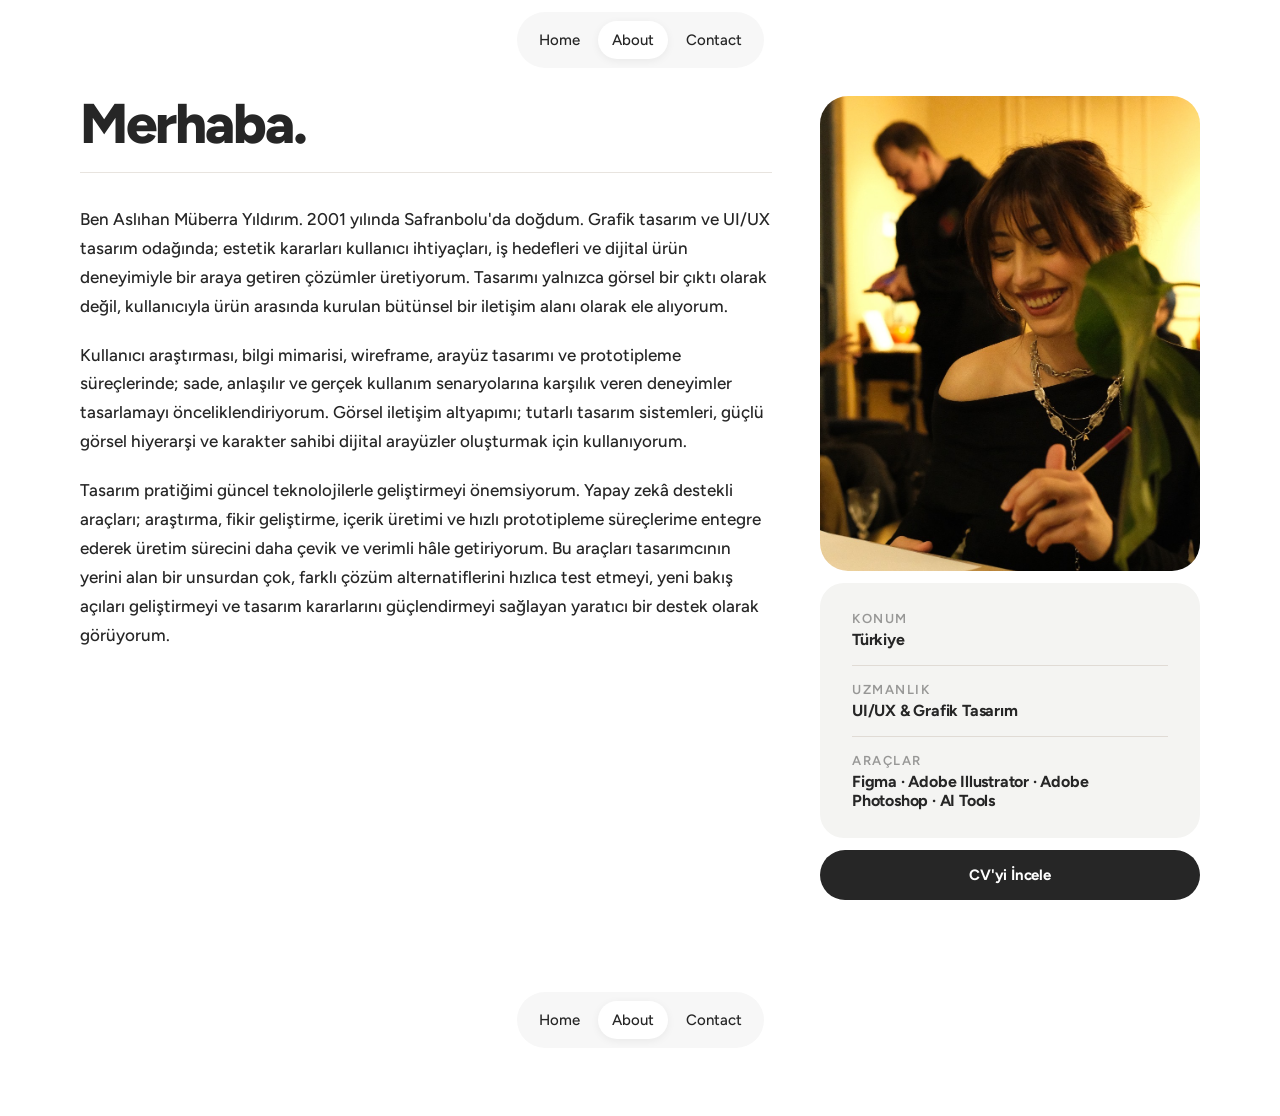
<file: about.html>
<!DOCTYPE html>
<html lang="tr">
<head>
  <meta charset="UTF-8" />
  <meta name="viewport" content="width=device-width, initial-scale=1.0" />
  <title>About — Aslıhan Yıldırım</title>
  <link rel="preconnect" href="https://fonts.googleapis.com" />
  <link rel="preconnect" href="https://fonts.gstatic.com" crossorigin />
  <link href="https://fonts.googleapis.com/css2?family=Figtree:ital,wght@0,300..900;1,300..900&display=swap" rel="stylesheet" />
  <style>
    * { margin: 0; padding: 0; box-sizing: border-box; }

    :root {
      --ink: #262626;
      --accent: #f5f0eb;
      --bg: #ffffff;
      --font: "Figtree", sans-serif;
    }

    body {
      font-family: var(--font);
      color: var(--ink);
      background: var(--bg);
      -webkit-font-smoothing: antialiased;
    }
    a { color: inherit; text-decoration: none; }
    img { display: block; max-width: 100%; }

    /* ===== Nav ===== */
    .nav {
      margin: 12px auto 4px;
      height: 56px;
      width: max-content;
      background: #f7f7f7;
      border-radius: 100px;
      display: flex;
      align-items: center;
      justify-content: center;
      gap: 4px;
      padding: 0 8px;
      z-index: 1000;
      transform: scale(min(1, 100vw / 1512));
      transform-origin: top center;
    }
    .nav-item {
      display: flex;
      align-items: center;
      gap: 6px;
      padding: 10px 14px;
      font-size: 15px;
      font-weight: 500;
      color: #262626;
      text-decoration: none;
      border-radius: 100px;
      transition: background 0.2s ease;
    }
    .nav-item:hover { background: rgba(255,255,255,0.6); }
    .nav-item.active { background: #ffffff; box-shadow: 0 2px 8px rgba(0,0,0,0.06); }
    .nav-item.active:hover { background: #ffffff; }

    /* ===== Page layout ===== */
    .page {
      max-width: 1200px;
      margin: 0 auto;
      padding: 24px 40px 80px;
      display: grid;
      grid-template-columns: 1fr 380px;
      gap: 48px;
      align-items: start;
    }

    /* ===== Left: Bio ===== */
    .bio {
      display: flex;
      flex-direction: column;
    }

    .bio-title {
      font-size: 56px;
      font-weight: 800;
      letter-spacing: -2px;
      line-height: 1.0;
      color: var(--ink);
      margin-bottom: 20px;
    }

    .bio-divider {
      width: 100%;
      height: 1px;
      background: #e8e4df;
      margin-bottom: 32px;
    }

    .bio-body {
      display: flex;
      flex-direction: column;
      gap: 20px;
    }

    .bio-p {
      font-size: 17px;
      font-weight: 500;
      line-height: 1.7;
      color: var(--ink);
    }

    /* ===== Right: Cards ===== */
    .cards {
      display: flex;
      flex-direction: column;
      gap: 12px;
      position: sticky;
      top: 24px;
    }

    .photo-card {
      border-radius: 28px;
      overflow: hidden;
      background: #f4f4f2;
      aspect-ratio: 4 / 5;
    }
    .photo-card img {
      width: 100%;
      height: 100%;
      object-fit: cover;
      display: block;
    }

    .info-card {
      background: #f4f4f2;
      border-radius: 24px;
      padding: 28px 32px;
      display: flex;
      flex-direction: column;
      gap: 16px;
    }

    .info-row {
      display: flex;
      flex-direction: column;
      gap: 4px;
    }
    .info-label {
      font-size: 13px;
      font-weight: 600;
      letter-spacing: 1.5px;
      text-transform: uppercase;
      color: rgba(38,38,38,0.45);
    }
    .info-val {
      font-size: 16px;
      font-weight: 700;
      color: var(--ink);
      letter-spacing: -.2px;
    }

    .info-divider {
      width: 100%;
      height: 1px;
      background: #e0dbd5;
    }

    .cv-btn {
      display: flex;
      align-items: center;
      justify-content: center;
      gap: 8px;
      width: 100%;
      padding: 16px 24px;
      background: #262626;
      color: #ffffff;
      border-radius: 100px;
      font-size: 15px;
      font-weight: 700;
      letter-spacing: -.2px;
      text-decoration: none;
      transition: opacity 0.2s ease;
    }
    .cv-btn:hover { opacity: 0.8; }

    @media (max-width: 768px) {
      .page {
        grid-template-columns: 1fr;
        padding: 16px 20px 60px;
        gap: 32px;
      }
      .bio-title { font-size: 36px; letter-spacing: -1px; }
      .bio-p { font-size: 15px; }
      .cards { position: static; }
      .photo-card { aspect-ratio: 3 / 2; }
    }
  </style>
</head>
<body>

  <nav class="nav">
    <a href="index.html" class="nav-item">Home</a>
    <a href="about.html" class="nav-item active">About</a>
    <a href="contact.html" class="nav-item">Contact</a>
  </nav>

  <main class="page">

    <!-- Left: Bio -->
    <div class="bio">
      <h1 class="bio-title">Merhaba.</h1>
      <div class="bio-divider"></div>
      <div class="bio-body">
        <p class="bio-p">Ben Aslıhan Müberra Yıldırım. 2001 yılında Safranbolu'da doğdum. Grafik tasarım ve UI/UX tasarım odağında; estetik kararları kullanıcı ihtiyaçları, iş hedefleri ve dijital ürün deneyimiyle bir araya getiren çözümler üretiyorum. Tasarımı yalnızca görsel bir çıktı olarak değil, kullanıcıyla ürün arasında kurulan bütünsel bir iletişim alanı olarak ele alıyorum.</p>

        <p class="bio-p">Kullanıcı araştırması, bilgi mimarisi, wireframe, arayüz tasarımı ve prototipleme süreçlerinde; sade, anlaşılır ve gerçek kullanım senaryolarına karşılık veren deneyimler tasarlamayı önceliklendiriyorum. Görsel iletişim altyapımı; tutarlı tasarım sistemleri, güçlü görsel hiyerarşi ve karakter sahibi dijital arayüzler oluşturmak için kullanıyorum.</p>

        <p class="bio-p">Tasarım pratiğimi güncel teknolojilerle geliştirmeyi önemsiyorum. Yapay zekâ destekli araçları; araştırma, fikir geliştirme, içerik üretimi ve hızlı prototipleme süreçlerime entegre ederek üretim sürecini daha çevik ve verimli hâle getiriyorum. Bu araçları tasarımcının yerini alan bir unsurdan çok, farklı çözüm alternatiflerini hızlıca test etmeyi, yeni bakış açıları geliştirmeyi ve tasarım kararlarını güçlendirmeyi sağlayan yaratıcı bir destek olarak görüyorum.</p>

      </div>
    </div>

    <!-- Right: Photo + Info -->
    <div class="cards">
      <div class="photo-card">
        <img src="assets/about.JPG" alt="Aslıhan Yıldırım" loading="lazy">
      </div>
      <div class="info-card">
        <div class="info-row">
          <span class="info-label">Konum</span>
          <span class="info-val">Türkiye</span>
        </div>
        <div class="info-divider"></div>
        <div class="info-row">
          <span class="info-label">Uzmanlık</span>
          <span class="info-val">UI/UX & Grafik Tasarım</span>
        </div>
        <div class="info-divider"></div>
        <div class="info-row">
          <span class="info-label">Araçlar</span>
          <span class="info-val">Figma · Adobe Illustrator · Adobe Photoshop · AI Tools</span>
        </div>
      </div>

      <a href="assets/aslihanmuberra_yildirim_cv.pdf" download class="cv-btn">
        CV'yi İncele
      </a>
    </div>

  </main>

  <div style="padding: 0 0 64px; display: flex; justify-content: center;">
    <nav class="nav">
      <a href="index.html" class="nav-item">Home</a>
      <a href="about.html" class="nav-item active">About</a>
      <a href="contact.html" class="nav-item">Contact</a>
    </nav>
  </div>

</body>
</html>
</file>
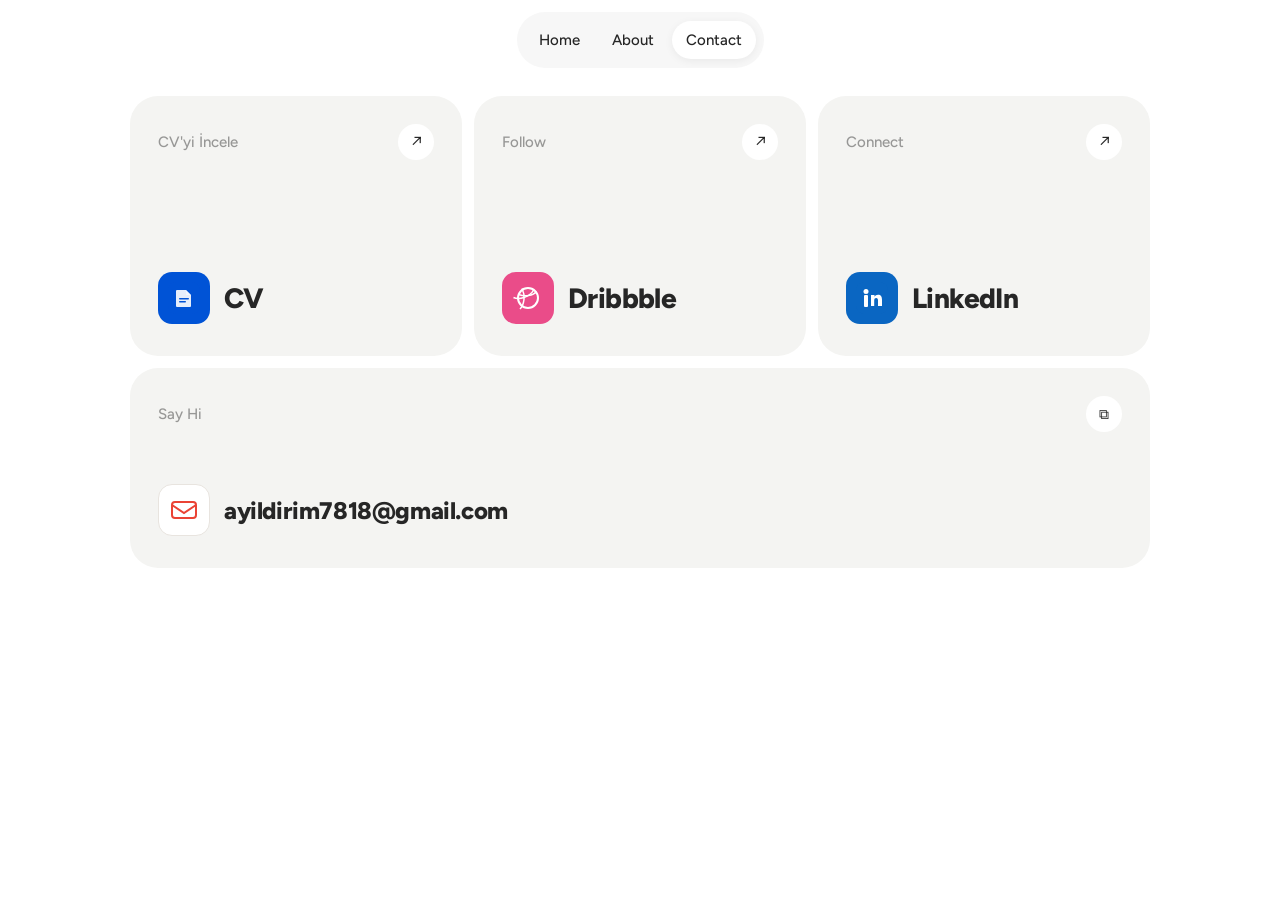
<file: contact.html>
<!DOCTYPE html>
<html lang="tr">
<head>
  <meta charset="UTF-8" />
  <meta name="viewport" content="width=device-width, initial-scale=1.0" />
  <title>Contact — Aslıhan Yıldırım</title>
  <link rel="preconnect" href="https://fonts.googleapis.com" />
  <link rel="preconnect" href="https://fonts.gstatic.com" crossorigin />
  <link href="https://fonts.googleapis.com/css2?family=Figtree:ital,wght@0,300..900;1,300..900&display=swap" rel="stylesheet" />
  <style>
    * { margin: 0; padding: 0; box-sizing: border-box; }

    :root {
      --ink: #262626;
      --accent: #f5f0eb;
      --bg: #ffffff;
      --font: "Figtree", sans-serif;
    }

    body {
      font-family: var(--font);
      color: var(--ink);
      background: var(--bg);
      -webkit-font-smoothing: antialiased;
    }
    a { color: inherit; text-decoration: none; }
    img { display: block; max-width: 100%; }

    /* ===== Nav ===== */
    .nav {
      margin: 12px auto 4px;
      height: 56px;
      width: max-content;
      background: #f7f7f7;
      border-radius: 100px;
      display: flex;
      align-items: center;
      justify-content: center;
      gap: 4px;
      padding: 0 8px;
      z-index: 1000;
      transform: scale(min(1, 100vw / 1512));
      transform-origin: top center;
    }
    .nav-item {
      display: flex;
      align-items: center;
      gap: 6px;
      padding: 10px 14px;
      font-size: 15px;
      font-weight: 500;
      color: #262626;
      text-decoration: none;
      border-radius: 100px;
      transition: background 0.2s ease;
    }
    .nav-item:hover { background: rgba(255,255,255,0.6); }
    .nav-item.active { background: #ffffff; box-shadow: 0 2px 8px rgba(0,0,0,0.06); }
    .nav-item.active:hover { background: #ffffff; }

    /* ===== Page ===== */
    .page {
      max-width: 1100px;
      margin: 0 auto;
      padding: 24px 40px 80px;
      display: flex;
      flex-direction: column;
      gap: 12px;
    }

    .row {
      display: grid;
      gap: 12px;
    }
    .row-3 { grid-template-columns: repeat(3, 1fr); }
    .row-1 { grid-template-columns: 1fr; }

    /* ===== Card ===== */
    .card {
      background: #f4f4f2;
      border-radius: 28px;
      padding: 28px 28px 32px;
      display: flex;
      flex-direction: column;
      justify-content: space-between;
      min-height: 260px;
      position: relative;
      text-decoration: none;
      color: var(--ink);
      transition: background 0.2s ease;
      cursor: pointer;
    }
    .card:hover { background: #eceae6; }

    .card-top {
      display: flex;
      align-items: center;
      justify-content: space-between;
    }
    .card-label {
      font-size: 15px;
      font-weight: 500;
      color: rgba(38,38,38,0.45);
    }
    .card-arrow {
      width: 36px;
      height: 36px;
      border-radius: 50%;
      background: #ffffff;
      display: flex;
      align-items: center;
      justify-content: center;
      font-size: 16px;
      color: var(--ink);
      flex-shrink: 0;
    }

    .card-bottom {
      display: flex;
      align-items: center;
      gap: 14px;
    }
    .card-icon {
      width: 52px;
      height: 52px;
      border-radius: 14px;
      display: flex;
      align-items: center;
      justify-content: center;
      flex-shrink: 0;
      overflow: hidden;
    }
    .card-name {
      font-size: 28px;
      font-weight: 800;
      letter-spacing: -.6px;
      color: var(--ink);
    }

    /* Email card specifics */
    .card--email { min-height: 200px; }
    .card--email .card-name { font-size: 24px; letter-spacing: -.4px; }

    /* Copy feedback */
    .copy-toast {
      position: fixed;
      bottom: 32px;
      left: 50%;
      transform: translateX(-50%) translateY(20px);
      background: #262626;
      color: #fff;
      font-size: 14px;
      font-weight: 600;
      padding: 10px 14px;
      border-radius: 100px;
      opacity: 0;
      transition: opacity 0.2s, transform 0.2s;
      pointer-events: none;
    }
    .copy-toast.show {
      opacity: 1;
      transform: translateX(-50%) translateY(0);
    }

    /* ===== Brand icons via SVG ===== */
    .icon-cv {
      background: #0053D6;
    }
    .icon-dribbble {
      background: #EA4C89;
    }
    .icon-linkedin {
      background: #0A66C2;
    }
    .icon-email {
      background: #ffffff;
      border: 1px solid #e8e4df;
    }

    @media (max-width: 768px) {
      .page { padding: 16px 16px 60px; }
      .row-3 { grid-template-columns: 1fr; }
      .card { min-height: 160px; }
      .card-name { font-size: 22px; }
      .card--email .card-name { font-size: 17px; letter-spacing: -.2px; word-break: break-all; }
    }
  </style>
</head>
<body>

  <nav class="nav">
    <a href="index.html" class="nav-item">Home</a>
    <a href="about.html" class="nav-item">About</a>
    <a href="contact.html" class="nav-item active">Contact</a>
  </nav>

  <main class="page">

    <div class="row row-3">

      <!-- CV -->
      <a class="card" href="assets/aslihanmuberra_yildirim_cv.pdf" target="_blank">
        <div class="card-top">
          <span class="card-label">CV'yi İncele</span>
          <div class="card-arrow">↗</div>
        </div>
        <div class="card-bottom">
          <div class="card-icon icon-cv">
            <svg width="32" height="32" viewBox="0 0 32 32" fill="none" xmlns="http://www.w3.org/2000/svg">
              <rect width="32" height="32" rx="8" fill="#0053D6"/>
              <path d="M9 8h9l5 5v11a1 1 0 01-1 1H9a1 1 0 01-1-1V9a1 1 0 011-1z" fill="white" opacity=".9"/>
              <path d="M18 8l5 5h-4a1 1 0 01-1-1V8z" fill="white" opacity=".5"/>
              <rect x="11" y="16" width="10" height="1.5" rx=".75" fill="#0053D6"/>
              <rect x="11" y="19" width="7" height="1.5" rx=".75" fill="#0053D6"/>
            </svg>
          </div>
          <span class="card-name">CV</span>
        </div>
      </a>

      <!-- Dribbble -->
      <a class="card" href="https://dribbble.com/aslihanmuberra" target="_blank">
        <div class="card-top">
          <span class="card-label">Follow</span>
          <div class="card-arrow">↗</div>
        </div>
        <div class="card-bottom">
          <div class="card-icon icon-dribbble">
            <svg width="32" height="32" viewBox="0 0 32 32" fill="none" xmlns="http://www.w3.org/2000/svg">
              <circle cx="16" cy="16" r="10" stroke="white" stroke-width="2" fill="none"/>
              <path d="M6.5 12.5c3 1 6.5 1.5 10 1 3.5-.5 6.5-2 8-4" stroke="white" stroke-width="1.5" fill="none"/>
              <path d="M10 6.5c1.5 3 2.5 7 2 11-.5 4-2 7.5-4 9.5" stroke="white" stroke-width="1.5" fill="none"/>
              <path d="M22 7.5c-2 3.5-5.5 6.5-10 8s-8.5 1-10.5 0" stroke="white" stroke-width="1.5" fill="none"/>
            </svg>
          </div>
          <span class="card-name">Dribbble</span>
        </div>
      </a>

      <!-- LinkedIn -->
      <a class="card" href="https://www.linkedin.com/in/aslıhan-müberra-yıldırım-65ba48417" target="_blank">
        <div class="card-top">
          <span class="card-label">Connect</span>
          <div class="card-arrow">↗</div>
        </div>
        <div class="card-bottom">
          <div class="card-icon icon-linkedin">
            <svg width="32" height="32" viewBox="0 0 32 32" fill="none" xmlns="http://www.w3.org/2000/svg">
              <rect width="32" height="32" rx="8" fill="#0A66C2"/>
              <rect x="8" y="13" width="4" height="12" rx="1" fill="white"/>
              <circle cx="10" cy="9.5" r="2.5" fill="white"/>
              <path d="M15 13h3.5v1.8c.7-1.2 2-2 3.5-2 3 0 4 2 4 5v6.2h-4v-5.5c0-1.5-.5-2.5-1.8-2.5-1.2 0-2 .8-2 2.5V24H15V13z" fill="white"/>
            </svg>
          </div>
          <span class="card-name">LinkedIn</span>
        </div>
      </a>

    </div>

    <!-- Email -->
    <div class="row row-1">
      <div class="card card--email" onclick="copyEmail()" style="cursor:pointer;">
        <div class="card-top">
          <span class="card-label">Say Hi</span>
          <div class="card-arrow" style="font-size:14px;">⧉</div>
        </div>
        <div class="card-bottom">
          <div class="card-icon icon-email">
            <svg width="32" height="32" viewBox="0 0 32 32" fill="none" xmlns="http://www.w3.org/2000/svg">
              <rect x="4" y="8" width="24" height="16" rx="3" stroke="#EA4335" stroke-width="2" fill="none"/>
              <path d="M4 11l12 8 12-8" stroke="#EA4335" stroke-width="2" fill="none"/>
            </svg>
          </div>
          <span class="card-name">ayildirim7818@gmail.com</span>
        </div>
      </div>
    </div>

  </main>


  <div class="copy-toast" id="toast">E-posta kopyalandı!</div>

  <script>
    function copyEmail() {
      navigator.clipboard.writeText('ayildirim7818@gmail.com');
      const t = document.getElementById('toast');
      t.classList.add('show');
      setTimeout(() => t.classList.remove('show'), 2000);
    }
  </script>

</body>
</html>
</file>
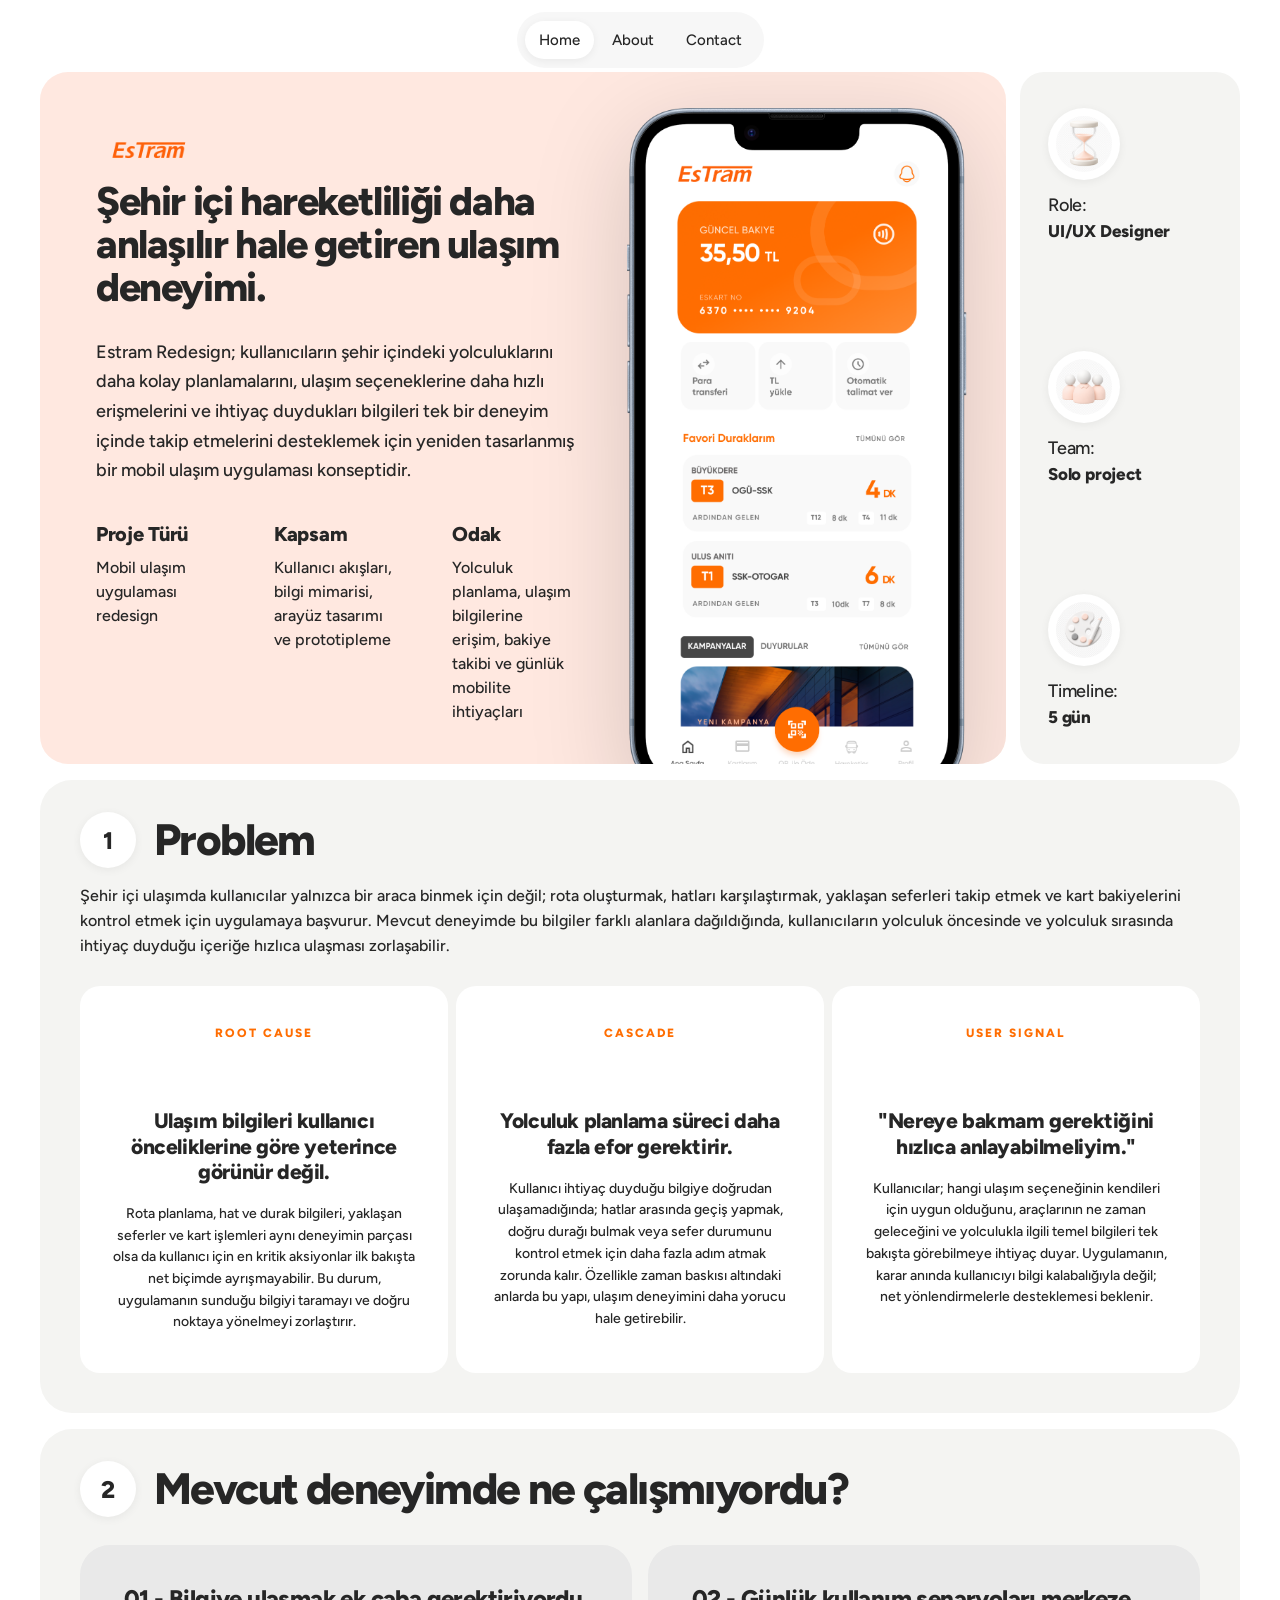
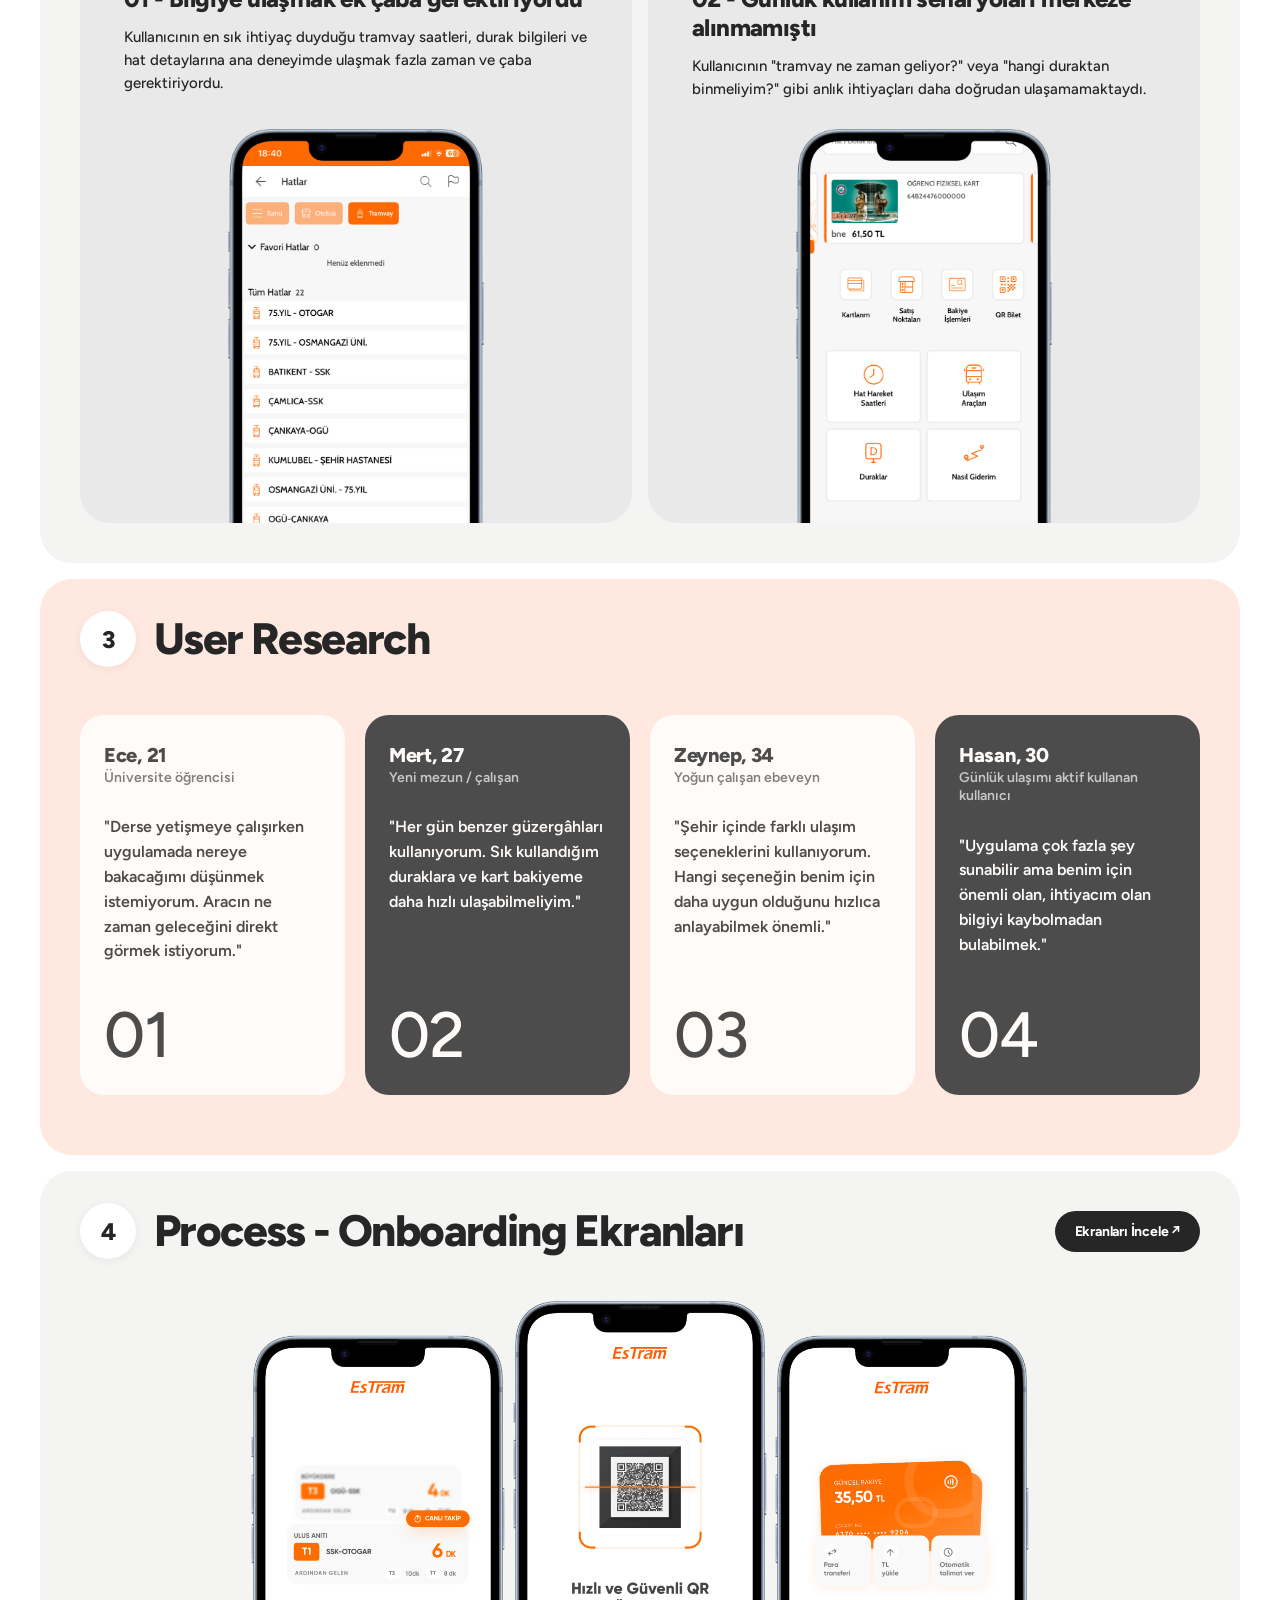
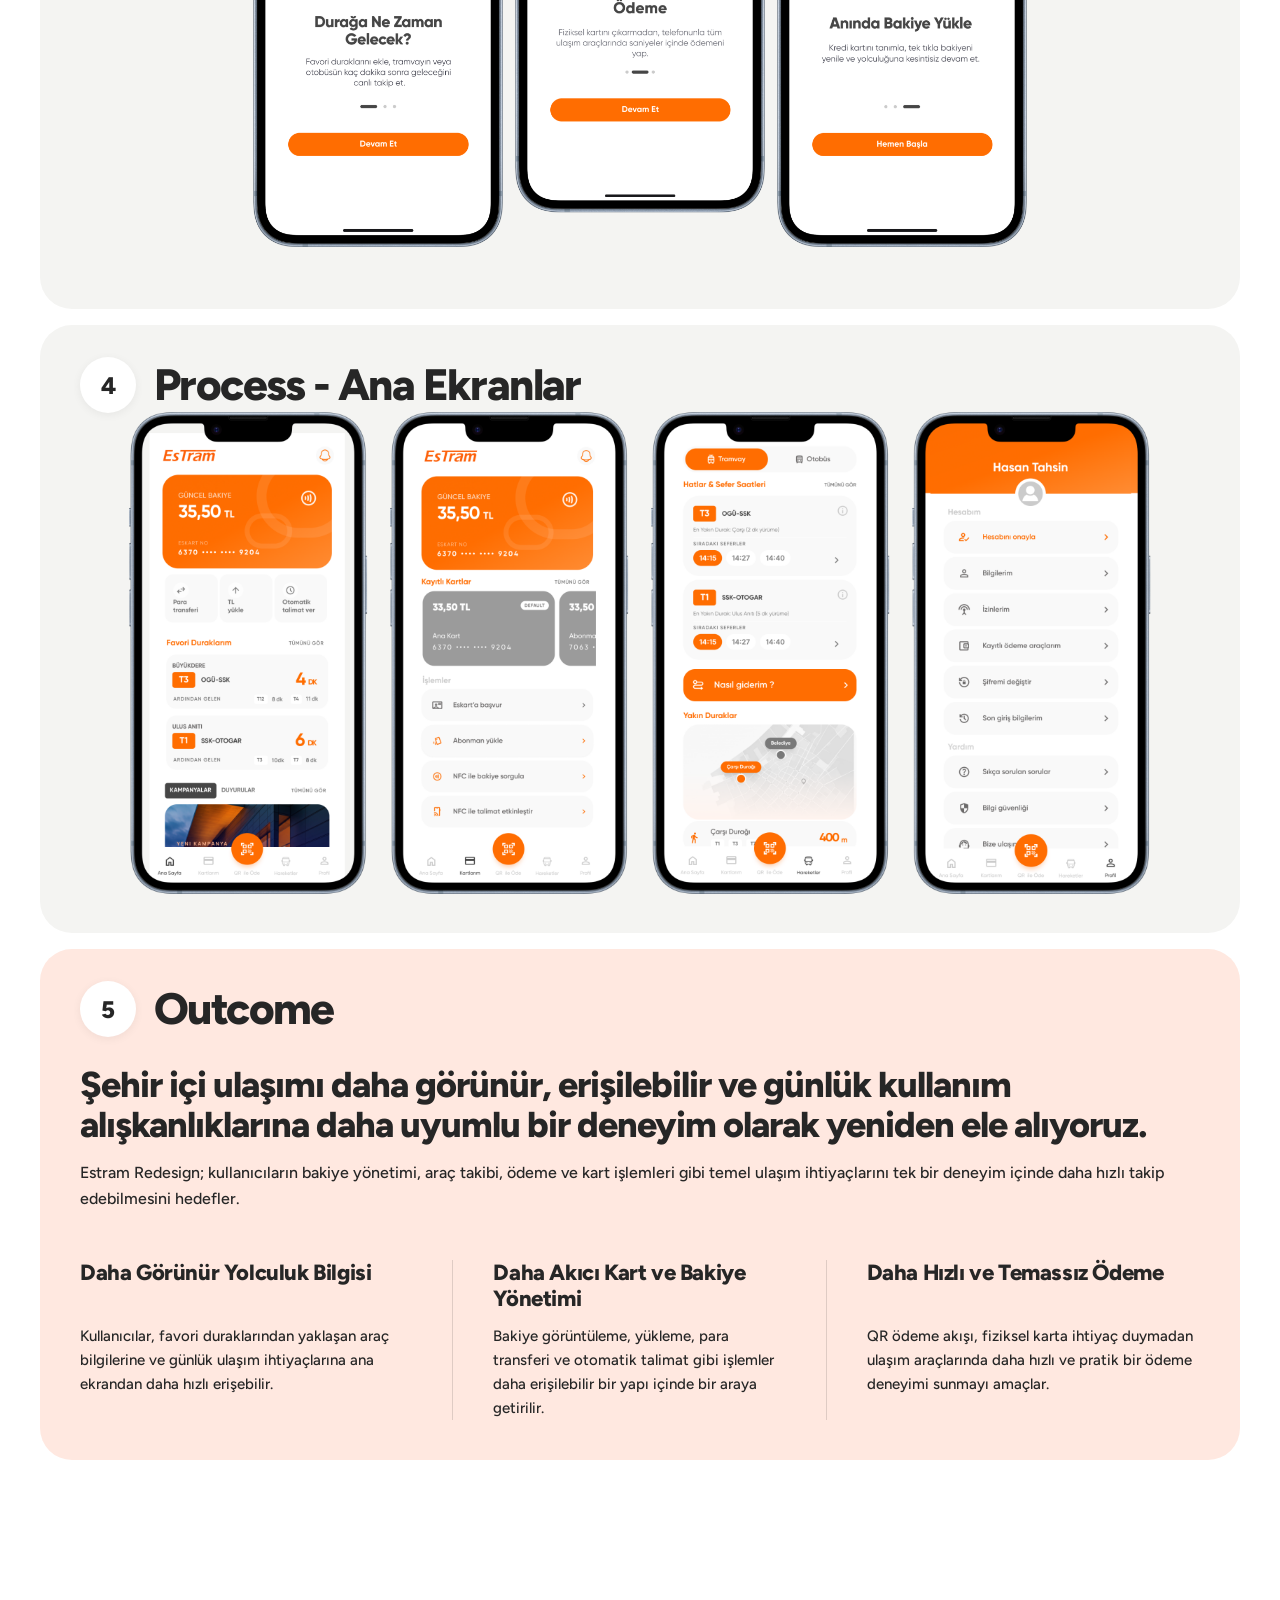
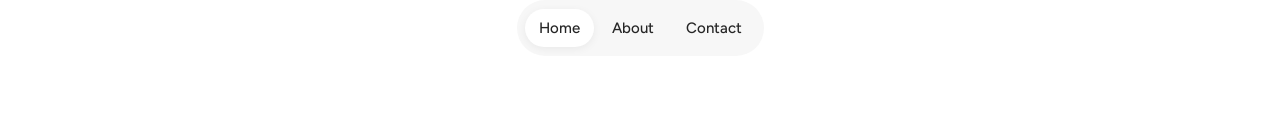
<file: estram.html>
<!DOCTYPE html>
<html lang="en">
<head>
  <meta charset="UTF-8" />
  <meta name="viewport" content="width=device-width, initial-scale=1.0" />
  <title>Estram - Aslıhan Yıldırım</title>
  <link rel="preconnect" href="https://fonts.googleapis.com" />
  <link rel="preconnect" href="https://fonts.gstatic.com" crossorigin />
  <link href="https://fonts.googleapis.com/css2?family=Figtree:ital,wght@0,300..900;1,300..900&display=swap" rel="stylesheet" />
  <style>
    * { margin: 0; padding: 0; box-sizing: border-box; }

    :root {
      --ink: #262626;
      --accent: #ffe8e0;
      --bg: #ffffff;
      --font: "Figtree", sans-serif;
    }

    body {
      font-family: var(--font);
      color: var(--ink);
      background: var(--bg);
      -webkit-font-smoothing: antialiased;
    }
    a { color: inherit; text-decoration: none; }
    img { display: block; max-width: 100%; }

    /* ===== Nav ===== */
    .nav {
      margin: 12px auto 4px;
      height: 56px;
      width: max-content;
      background: #f7f7f7;
      border-radius: 100px;
      display: flex;
      align-items: center;
      justify-content: center;
      gap: 4px;
      padding: 0 8px;
      z-index: 1000;
      transform: scale(min(1, 100vw / 1512));
      transform-origin: top center;
    }
    .nav-item {
      display: flex;
      align-items: center;
      gap: 6px;
      padding: 10px 14px;
      font-size: 15px;
      font-weight: 500;
      color: #262626;
      text-decoration: none;
      border-radius: 100px;
      transition: background 0.2s ease;
    }
    .nav-item:hover { background: rgba(255,255,255,0.6); }
    .nav-item.active { background: #ffffff; box-shadow: 0 2px 8px rgba(0,0,0,0.06); }
    .nav-item.active:hover { background: #ffffff; }

    /* ===== Hero wrapper ===== */
    .hero-wrap {
      width: 100%;
      margin: 0 auto;
      padding: 0 40px 8px;
      display: grid;
      grid-template-columns: 1fr 220px;
      gap: 14px;
      align-items: stretch;
    }

    /* ===== Main card ===== */
    .hero-card {
      position: relative;
      background: var(--accent);
      border-radius: 28px;
      padding: 40px 56px;
      min-height: 480px;
      overflow: hidden;
      display: flex;
      flex-direction: column;
    }

    .hero-text {
      max-width: 56%;
      display: flex;
      flex-direction: column;
      flex: 1;
    }

    .hero-brand {
      display: flex; align-items: center; gap: 12px;
      margin-bottom: -32px;
    }
    .hero-brand img {
      width: 40px; height: 40px;
      border-radius: 10px;
      object-fit: contain;
    }
    .hero-brand img.hero-brand-logo--lg {
      width: auto;
      border-radius: 0;
      height: 100px;
      transform: translateY(-8px);
    }

    .hero-title {
      font-size: 40px;
      font-weight: 800;
      line-height: 1.08;
      letter-spacing: -1.4px;
      margin-bottom: 28px;
      color: var(--ink);
    }

    .hero-body {
      font-size: 18px;
      font-weight: 500;
      line-height: 1.65;
      color: var(--ink);
      margin-bottom: auto;
      max-width: 620px;
    }

    .hero-stats {
      display: flex;
      gap: 56px;
      margin-top: 36px;
    }
    .stat-label {
      font-size: 20px;
      font-weight: 800;
      letter-spacing: -.3px;
      color: var(--ink);
      margin-bottom: 10px;
    }
    .stat-val {
      font-size: 16px;
      font-weight: 500;
      line-height: 1.5;
      color: var(--ink);
      max-width: 240px;
    }

    .hero-phone {
      position: absolute;
      right: 4%;
      top: 36px;
      width: 340px;
      pointer-events: none;
    }
    .hero-phone img {
      width: 100%;
      height: auto;
      display: block;
      filter: drop-shadow(0 24px 48px rgba(0,0,0,.16));
    }

    /* ===== Sidebar ===== */
    .hero-side {
      background: #f4f4f2;
      border-radius: 24px;
      padding: 36px 28px;
      display: flex;
      flex-direction: column;
      justify-content: space-between;
      gap: 32px;
    }
    .side-tile {
      display: flex;
      flex-direction: column;
      align-items: flex-start;
      gap: 14px;
    }
    .side-tile img {
      width: 72px; height: 72px;
      padding: 8px;
      background: #ffffff;
      border-radius: 50%;
      object-fit: contain;
      box-shadow: 0 2px 10px rgba(0,0,0,0.06);
    }
    .side-tile-text {
      display: flex;
      flex-direction: column;
      gap: 4px;
    }
    .side-tile-label {
      font-size: 18px;
      color: var(--ink);
      font-weight: 500;
      letter-spacing: -.2px;
    }
    .side-tile-val {
      font-size: 17px;
      font-weight: 800;
      color: var(--ink);
      line-height: 1.3;
      letter-spacing: -.2px;
    }

    /* ===== Problem / frame sections ===== */
    .problem {
      width: 100%;
      max-width: none;
      margin: 0 auto;
      padding: 8px 40px;
    }
    .problem-frame {
      background: #f4f4f2;
      border-radius: 32px;
      padding: 32px 40px 40px;
      overflow: hidden;
    }
    .problem-head {
      display: flex;
      flex-direction: column;
      gap: 16px;
      margin-bottom: 28px;
    }
    .problem-head-top {
      display: flex;
      align-items: center;
      gap: 18px;
    }
    .problem-head-top--with-btn {
      justify-content: space-between;
    }
    .screens-btn {
      display: inline-flex;
      align-items: center;
      gap: 8px;
      padding: 12px 20px;
      background: #262626;
      color: #ffffff;
      border-radius: 100px;
      font-size: 14px;
      font-weight: 700;
      letter-spacing: -.2px;
      text-decoration: none;
      white-space: nowrap;
      transition: opacity 0.2s;
      flex-shrink: 0;
    }
    .screens-btn:hover { opacity: 0.75; }
    .problem-lede {
      font-size: 16px;
      font-weight: 500;
      line-height: 1.55;
      color: var(--ink);
      max-width: none;
    }
    .problem-icon {
      width: 56px; height: 56px;
      border-radius: 50%;
      background: #ffffff;
      display: flex;
      align-items: center;
      justify-content: center;
      font-size: 24px;
      font-weight: 800;
      color: var(--ink);
      letter-spacing: -.5px;
      box-shadow: 0 2px 10px rgba(0,0,0,0.06);
      flex-shrink: 0;
    }
    .problem-h2 {
      font-size: 44px;
      font-weight: 800;
      letter-spacing: -1.6px;
      line-height: 1;
      color: var(--ink);
    }

    .problem-grid {
      display: grid;
      grid-template-columns: repeat(3, 1fr);
      gap: 8px;
    }
    .problem-card {
      background: #ffffff;
      border-radius: 20px;
      padding: 40px 32px;
      display: flex;
      flex-direction: column;
      min-height: 380px;
    }
    .problem-card-text {
      flex: 1;
      display: flex;
      flex-direction: column;
      gap: 12px;
    }
    .problem-card-text--root {
      justify-content: flex-start;
      padding-top: 68px;
      gap: 19px;
    }
    .problem-card-text--cascade {
      justify-content: flex-start;
      padding-top: 68px;
      gap: 19px;
    }
    .problem-card-text--signal {
      justify-content: flex-start;
      padding-top: 68px;
      gap: 19px;
    }
    .problem-card-title {
      font-size: 21px;
      font-weight: 800;
      letter-spacing: -.4px;
      line-height: 1.2;
      color: var(--ink);
      text-align: center;
    }
    .problem-card-desc {
      font-size: 14px;
      font-weight: 500;
      line-height: 1.55;
      color: var(--ink);
      text-align: center;
      max-width: 440px;
    }
    .problem-eyebrow {
      font-size: 12px;
      font-weight: 800;
      letter-spacing: 2px;
      color: #ff6d01;
      text-transform: uppercase;
      text-align: center;
    }

    /* ===== User Research ===== */
    .ur-grid {
      display: grid;
      grid-template-columns: repeat(4, 1fr);
      gap: 20px;
      padding: 20px 0;
    }
    .ur-card {
      background: #FFFBF9;
      color: #4C4C4C;
      border-radius: 24px;
      padding: 28px 24px 28px;
      display: flex;
      flex-direction: column;
      min-height: 380px;
      position: relative;
      transition: transform .2s ease;
    }
    .ur-card--alt {
      background: #4C4C4C;
      color: #FFFBF9;
    }
    .ur-head {
      display: flex;
      align-items: center;
      gap: 12px;
      margin-bottom: 28px;
    }
    .ur-avatar {
      width: 44px;
      height: 44px;
      border-radius: 50%;
      background: #FFF0E8;
      display: flex;
      align-items: center;
      justify-content: center;
      font-size: 16px;
      font-weight: 800;
      color: var(--ink);
      box-shadow: 0 2px 8px rgba(0,0,0,0.06);
      flex-shrink: 0;
    }
    .ur-name {
      font-size: 20px;
      font-weight: 800;
      letter-spacing: -.3px;
      line-height: 1.2;
      color: inherit;
    }
    .ur-role {
      font-size: 14px;
      font-weight: 600;
      opacity: .7;
      line-height: 1.3;
      margin-top: 2px;
      color: inherit;
    }
    .ur-quote {
      font-size: 16px;
      font-weight: 600;
      line-height: 1.55;
      color: inherit;
      margin-bottom: 16px;
    }
    .ur-need {
      font-size: 15px;
      font-weight: 600;
      line-height: 1.5;
      color: inherit;
    }
    .ur-need strong {
      font-weight: 800;
    }
    .ur-num {
      margin-top: auto;
      font-size: 64px;
      font-weight: 500;
      letter-spacing: -1.5px;
      color: inherit;
      line-height: 1;
    }

    /* ===== Whatchanged (two-column comparison) ===== */
    .wc-head {
      display: flex;
      align-items: center;
      gap: 18px;
      margin-bottom: 28px;
    }
    .wc-icon {
      width: 56px; height: 56px;
      border-radius: 50%;
      background: #ffffff;
      display: flex;
      align-items: center;
      justify-content: center;
      box-shadow: 0 2px 10px rgba(0,0,0,0.06);
      flex-shrink: 0;
      overflow: hidden;
    }
    .wc-icon img {
      width: 60%;
      height: 60%;
      object-fit: contain;
    }
    .wc-h2 {
      font-size: 44px;
      font-weight: 800;
      letter-spacing: -1.6px;
      line-height: 1;
      color: var(--ink);
    }
    .wc-grid {
      display: grid;
      grid-template-columns: 1fr 1fr;
      gap: 16px;
    }
    .wc-card {
      background: #E9E9E9;
      border-radius: 30px;
      padding: 40px 44px 0;
      display: flex;
      flex-direction: column;
      gap: 12px;
      overflow: hidden;
    }
    .wc-card-title {
      font-size: 24px;
      font-weight: 800;
      letter-spacing: -.6px;
      line-height: 1.2;
      color: var(--ink);
    }
    .wc-card-desc {
      font-size: 15px;
      font-weight: 500;
      line-height: 1.55;
      color: var(--ink);
      max-width: 520px;
    }
    .wc-mockups {
      display: flex;
      align-items: flex-end;
      justify-content: center;
      gap: 16px;
      margin-top: auto;
      padding-top: 16px;
    }
    .wc-mockups img {
      width: 55%;
      height: auto;
      display: block;
      margin: 0 auto;
    }

    /* ===== Screens ===== */
    .screens-img {
      width: 100%;
      height: auto;
      display: block;
    }
    .screens-img--small {
      width: 75%;
      margin: 0 auto;
      margin-bottom: -20px;
    }
    .screens-frame .problem-head {
      margin-bottom: 0;
    }
    .screens-center {
      display: flex;
      align-items: center;
      justify-content: center;
    }
    .screens-frame--centered {
      display: flex;
      flex-direction: column;
      overflow: hidden;
    }
    .screens-frame--centered .problem-head {
      margin-bottom: 16px;
    }
    .screens-frame--centered .screens-img--small {
      width: 90%;
      margin: 20px auto;
    }

    /* ===== Outcome ===== */
    .outcome-frame {
      background: var(--accent);
    }
    .outcome-body {
      display: flex;
      flex-direction: column;
      gap: 48px;
    }
    .outcome-intro {
      display: flex;
      flex-direction: column;
      gap: 16px;
    }
    .outcome-title {
      font-size: 36px;
      font-weight: 800;
      letter-spacing: -1px;
      line-height: 1.1;
      color: var(--ink);
    }
    .outcome-sub {
      font-size: 16px;
      font-weight: 500;
      line-height: 1.6;
      color: var(--ink);
    }
    .outcome-cols {
      display: grid;
      grid-template-columns: repeat(3, 1fr);
      gap: 0;
    }
    .outcome-col {
      display: flex;
      flex-direction: column;
      gap: 4px;
      padding: 0 40px 0 0;
      border-right: 1.5px solid rgba(38,38,38,0.15);
      padding-right: 40px;
    }
    .outcome-col:first-child { padding-left: 0; }
    .outcome-col:last-child { border-right: none; padding-right: 0; }
    .outcome-col + .outcome-col { padding-left: 40px; }
    .outcome-col-head {
      display: flex;
      align-items: flex-start;
      gap: 10px;
      min-height: 60px;
    }
    .outcome-dot { display: none; }
    .outcome-col-title {
      font-size: 22px;
      font-weight: 800;
      letter-spacing: -.4px;
      line-height: 1.2;
      color: var(--ink);
    }
    .outcome-col-desc {
      font-size: 15px;
      font-weight: 500;
      line-height: 1.6;
      color: var(--ink);
      padding-left: 0;
    }

    /* ===== Responsive ===== */
    @media (max-width: 1100px) {
      .hero-wrap { grid-template-columns: 1fr; }
      .hero-text { max-width: 100%; }
      .hero-phone { position: static; transform: none; width: 100%; max-width: 280px; margin: 32px auto 0; }
      .hero-side { flex-direction: row; }
    }
    @media (max-width: 768px) {
      .hero-wrap { padding: 0 16px 8px; }
      .hero-card { padding: 28px 24px; min-height: auto; }
      .hero-text { max-width: 100%; }
      .hero-title { font-size: 28px; letter-spacing: -.8px; margin-bottom: 16px; }
      .hero-body { font-size: 15px; }
      .hero-phone { display: none; }
      .hero-stats { flex-direction: column; gap: 16px; margin-top: 24px; }
      .stat-label { font-size: 16px; margin-bottom: 4px; }
      .stat-val { font-size: 14px; }
      .hero-side { flex-direction: column; padding: 24px 20px; gap: 20px; }
      .side-tile { flex-direction: row; align-items: center; gap: 16px; }
      .side-tile img { width: 48px; height: 48px; }
      .problem { padding: 8px 16px; }
      .problem-frame { padding: 24px 20px 28px; border-radius: 24px; }
      .problem-h2 { font-size: 26px; letter-spacing: -.8px; }
      .problem-icon { width: 40px; height: 40px; font-size: 18px; }
      .problem-grid { grid-template-columns: 1fr; }
      .problem-card { min-height: auto; padding: 28px 24px; }
      .problem-card-text--root,
      .problem-card-text--cascade,
      .problem-card-text--signal { padding-top: 24px; }
      .root { padding: 8px 16px 40px; }
      .root-frame { padding: 24px 20px 32px; border-radius: 24px; }
      .root-h2 { font-size: 26px; }
      .root-stack { max-width: 100%; }
      .root-card { padding: 28px 20px; }
      .root-card-title { font-size: 20px; }
      .outcome-cols { grid-template-columns: 1fr; gap: 24px; }
      .outcome-col { border-right: none; padding: 0 !important; border-bottom: 1px solid rgba(38,38,38,0.12); padding-bottom: 24px !important; }
      .outcome-col:last-child { border-bottom: none; padding-bottom: 0 !important; }
      .outcome-title { font-size: 22px; }
      .screens-frame--centered .screens-img--small { width: 95%; }
      .problem-head-top--with-btn { flex-direction: column; align-items: flex-start; gap: 12px; }
      .screens-img[style*="margin: -180px"] { margin: 0 auto !important; }
      .ur-grid { grid-template-columns: 1fr; gap: 12px; }
      .wc-grid { grid-template-columns: 1fr; gap: 12px; }
    }
  </style>
</head>
<body>

  <nav class="nav">
    <a href="index.html" class="nav-item active">Home</a>
    <a href="about.html" class="nav-item">About</a>
    <a href="contact.html" class="nav-item">Contact</a>
  </nav>

  <!-- ===== Hero ===== -->
  <section class="hero-wrap">

    <div class="hero-card">
      <div class="hero-text">
        <div class="hero-brand">
          <img src="assets/estram_logo.png" alt="Estram" class="hero-brand-logo--lg" loading="lazy">
        </div>

        <h1 class="hero-title">
          Şehir içi hareketliliği daha anlaşılır hale getiren ulaşım deneyimi.
        </h1>

        <p class="hero-body">
          Estram Redesign; kullanıcıların şehir içindeki yolculuklarını daha kolay planlamalarını, ulaşım seçeneklerine daha hızlı erişmelerini ve ihtiyaç duydukları bilgileri tek bir deneyim içinde takip etmelerini desteklemek için yeniden tasarlanmış bir mobil ulaşım uygulaması konseptidir.
        </p>

        <div class="hero-stats">
          <div>
            <div class="stat-label">Proje Türü</div>
            <div class="stat-val">Mobil ulaşım uygulaması redesign</div>
          </div>
          <div>
            <div class="stat-label">Kapsam</div>
            <div class="stat-val">Kullanıcı akışları, bilgi mimarisi, arayüz tasarımı ve prototipleme</div>
          </div>
          <div>
            <div class="stat-label">Odak</div>
            <div class="stat-val">Yolculuk planlama, ulaşım bilgilerine erişim, bakiye takibi ve günlük mobilite ihtiyaçları</div>
          </div>
        </div>
      </div>

      <div class="hero-phone">
        <img src="assets/eskarmockupanaekran.png" alt="Estram app" loading="lazy">
      </div>
    </div>

    <aside class="hero-side">
      <div class="side-tile">
        <img src="assets/ChatGPT Image 22 Haz 2026 18_32_26 (1).png" alt="" loading="lazy">
        <div class="side-tile-text">
          <div class="side-tile-label">Role:</div>
          <div class="side-tile-val">UI/UX Designer</div>
        </div>
      </div>
      <div class="side-tile">
        <img src="assets/ChatGPT Image 22 Haz 2026 18_32_28 (2).png" alt="" loading="lazy">
        <div class="side-tile-text">
          <div class="side-tile-label">Team:</div>
          <div class="side-tile-val">Solo project</div>
        </div>
      </div>
      <div class="side-tile">
        <img src="assets/ChatGPT Image 22 Haz 2026 18_32_29 (3).png" alt="" loading="lazy">
        <div class="side-tile-text">
          <div class="side-tile-label">Timeline:</div>
          <div class="side-tile-val">5 gün</div>
        </div>
      </div>
    </aside>

  </section>

  <!-- ===== Problem ===== -->
  <section class="problem">
    <div class="problem-frame">

      <div class="problem-head">
        <div class="problem-head-top">
          <div class="problem-icon">1</div>
          <h2 class="problem-h2">Problem</h2>
        </div>
        <p class="problem-lede">
          Şehir içi ulaşımda kullanıcılar yalnızca bir araca binmek için değil; rota oluşturmak, hatları karşılaştırmak, yaklaşan seferleri takip etmek ve kart bakiyelerini kontrol etmek için uygulamaya başvurur. Mevcut deneyimde bu bilgiler farklı alanlara dağıldığında, kullanıcıların yolculuk öncesinde ve yolculuk sırasında ihtiyaç duyduğu içeriğe hızlıca ulaşması zorlaşabilir.
        </p>
      </div>

      <div class="problem-grid">

        <div class="problem-card">
          <div class="problem-eyebrow">Root Cause</div>
          <div class="problem-card-text problem-card-text--root">
            <h3 class="problem-card-title">Ulaşım bilgileri kullanıcı önceliklerine göre yeterince görünür değil.</h3>
            <p class="problem-card-desc">Rota planlama, hat ve durak bilgileri, yaklaşan seferler ve kart işlemleri aynı deneyimin parçası olsa da kullanıcı için en kritik aksiyonlar ilk bakışta net biçimde ayrışmayabilir. Bu durum, uygulamanın sunduğu bilgiyi taramayı ve doğru noktaya yönelmeyi zorlaştırır.</p>
          </div>
        </div>

        <div class="problem-card">
          <div class="problem-eyebrow">Cascade</div>
          <div class="problem-card-text problem-card-text--cascade">
            <h3 class="problem-card-title">Yolculuk planlama süreci daha fazla efor gerektirir.</h3>
            <p class="problem-card-desc">Kullanıcı ihtiyaç duyduğu bilgiye doğrudan ulaşamadığında; hatlar arasında geçiş yapmak, doğru durağı bulmak veya sefer durumunu kontrol etmek için daha fazla adım atmak zorunda kalır. Özellikle zaman baskısı altındaki anlarda bu yapı, ulaşım deneyimini daha yorucu hale getirebilir.</p>
          </div>
        </div>

        <div class="problem-card">
          <div class="problem-eyebrow">User Signal</div>
          <div class="problem-card-text problem-card-text--signal">
            <h3 class="problem-card-title">"Nereye bakmam gerektiğini hızlıca anlayabilmeliyim."</h3>
            <p class="problem-card-desc">Kullanıcılar; hangi ulaşım seçeneğinin kendileri için uygun olduğunu, araçlarının ne zaman geleceğini ve yolculukla ilgili temel bilgileri tek bakışta görebilmeye ihtiyaç duyar. Uygulamanın, karar anında kullanıcıyı bilgi kalabalığıyla değil; net yönlendirmelerle desteklemesi beklenir.</p>
          </div>
        </div>

      </div>
    </div>
  </section>

  <!-- ===== What didn't work ===== -->
  <section class="problem">
    <div class="problem-frame" style="background:#f4f4f2;">
      <div class="wc-head">
        <div class="problem-icon">2</div>
        <h2 class="wc-h2">Mevcut deneyimde ne çalışmıyordu?</h2>
      </div>

      <div class="wc-grid">

        <div class="wc-card">
          <h3 class="wc-card-title">01 - Bilgiye ulaşmak ek çaba gerektiriyordu</h3>
          <p class="wc-card-desc">Kullanıcının en sık ihtiyaç duyduğu tramvay saatleri, durak bilgileri ve hat detaylarına ana deneyimde ulaşmak fazla zaman ve çaba gerektiriyordu.</p>
          <div class="wc-mockups">
            <img src="assets/eskisol.png" alt="" loading="lazy">
          </div>
        </div>

        <div class="wc-card">
          <h3 class="wc-card-title">02 - Günlük kullanım senaryoları merkeze alınmamıştı</h3>
          <p class="wc-card-desc">Kullanıcının "tramvay ne zaman geliyor?" veya "hangi duraktan binmeliyim?" gibi anlık ihtiyaçları daha doğrudan ulaşamamaktaydı.</p>
          <div class="wc-mockups">
            <img src="assets/eskisa%C4%9F.png" alt="" loading="lazy">
          </div>
        </div>

      </div>
    </div>
  </section>

  <!-- ===== User Research ===== -->
  <section class="problem">
    <div class="problem-frame" style="background:#FFE8E0;">
      <div class="problem-head">
        <div class="problem-head-top">
          <div class="problem-icon">3</div>
          <h2 class="problem-h2">User Research</h2>
        </div>
      </div>

      <div class="ur-grid">

        <div class="ur-card">
          <div class="ur-head">
            <div>
              <div class="ur-name">Ece, 21</div>
              <div class="ur-role">Üniversite öğrencisi</div>
            </div>
          </div>
          <p class="ur-quote">"Derse yetişmeye çalışırken uygulamada nereye bakacağımı düşünmek istemiyorum. Aracın ne zaman geleceğini direkt görmek istiyorum."</p>
          <div class="ur-num">01</div>
        </div>

        <div class="ur-card ur-card--alt">
          <div class="ur-head">
            <div>
              <div class="ur-name">Mert, 27</div>
              <div class="ur-role">Yeni mezun / çalışan</div>
            </div>
          </div>
          <p class="ur-quote">"Her gün benzer güzergâhları kullanıyorum. Sık kullandığım duraklara ve kart bakiyeme daha hızlı ulaşabilmeliyim."</p>
          <div class="ur-num">02</div>
        </div>

        <div class="ur-card">
          <div class="ur-head">
            <div>
              <div class="ur-name">Zeynep, 34</div>
              <div class="ur-role">Yoğun çalışan ebeveyn</div>
            </div>
          </div>
          <p class="ur-quote">"Şehir içinde farklı ulaşım seçeneklerini kullanıyorum. Hangi seçeneğin benim için daha uygun olduğunu hızlıca anlayabilmek önemli."</p>
          <div class="ur-num">03</div>
        </div>

        <div class="ur-card ur-card--alt">
          <div class="ur-head">
            <div>
              <div class="ur-name">Hasan, 30</div>
              <div class="ur-role">Günlük ulaşımı aktif kullanan kullanıcı</div>
            </div>
          </div>
          <p class="ur-quote">"Uygulama çok fazla şey sunabilir ama benim için önemli olan, ihtiyacım olan bilgiyi kaybolmadan bulabilmek."</p>
          <div class="ur-num">04</div>
        </div>

      </div>
    </div>
  </section>

  <!-- ===== Onboarding Ekranları ===== -->
  <section class="problem">
    <div class="problem-frame screens-frame">
      <div class="problem-head">
        <div class="problem-head-top problem-head-top--with-btn">
          <div style="display:flex; align-items:center; gap:18px;">
            <div class="problem-icon">4</div>
            <h2 class="problem-h2">Process - Onboarding Ekranları</h2>
          </div>
          <a href="assets/eskartdetayson.pdf" target="_blank" class="screens-btn">Ekranları İncele ↗</a>
        </div>
      </div>
      <img src="assets/eskartonboarding.png" alt="Onboarding Ekranları" class="screens-img screens-img--small" loading="lazy">
    </div>
  </section>

  <!-- ===== Ana Ekranlar ===== -->
  <section class="problem">
    <div class="problem-frame screens-frame" style="overflow: visible;">
      <div class="problem-head">
        <div class="problem-head-top">
          <div class="problem-icon">4</div>
          <h2 class="problem-h2">Process - Ana Ekranlar</h2>
        </div>
      </div>
      <img src="assets/eskartanaekranlar.png" alt="Ana Ekranlar" class="screens-img" style="margin: -180px auto -180px; width: 100%;" loading="lazy">
    </div>
  </section>

  <!-- ===== Outcome ===== -->
  <section class="problem" style="padding-bottom: 64px;">
    <div class="problem-frame outcome-frame">
      <div class="problem-head">
        <div class="problem-head-top">
          <div class="problem-icon">5</div>
          <h2 class="problem-h2">Outcome</h2>
        </div>
      </div>
      <div class="outcome-body">
        <div class="outcome-intro">
          <h3 class="outcome-title">Şehir içi ulaşımı daha görünür, erişilebilir ve günlük kullanım alışkanlıklarına daha uyumlu bir deneyim olarak yeniden ele alıyoruz.</h3>
          <p class="outcome-sub">Estram Redesign; kullanıcıların bakiye yönetimi, araç takibi, ödeme ve kart işlemleri gibi temel ulaşım ihtiyaçlarını tek bir deneyim içinde daha hızlı takip edebilmesini hedefler.</p>
        </div>
        <div class="outcome-cols">
          <div class="outcome-col">
            <div class="outcome-col-head">
              <span class="outcome-dot">·</span>
              <h4 class="outcome-col-title">Daha Görünür Yolculuk Bilgisi</h4>
            </div>
            <p class="outcome-col-desc">Kullanıcılar, favori duraklarından yaklaşan araç bilgilerine ve günlük ulaşım ihtiyaçlarına ana ekrandan daha hızlı erişebilir.</p>
          </div>
          <div class="outcome-col">
            <div class="outcome-col-head">
              <span class="outcome-dot">·</span>
              <h4 class="outcome-col-title">Daha Akıcı Kart ve Bakiye Yönetimi</h4>
            </div>
            <p class="outcome-col-desc">Bakiye görüntüleme, yükleme, para transferi ve otomatik talimat gibi işlemler daha erişilebilir bir yapı içinde bir araya getirilir.</p>
          </div>
          <div class="outcome-col">
            <div class="outcome-col-head">
              <span class="outcome-dot">·</span>
              <h4 class="outcome-col-title">Daha Hızlı ve Temassız Ödeme</h4>
            </div>
            <p class="outcome-col-desc">QR ödeme akışı, fiziksel karta ihtiyaç duymadan ulaşım araçlarında daha hızlı ve pratik bir ödeme deneyimi sunmayı amaçlar.</p>
          </div>
        </div>
      </div>
    </div>
  </section>

  <div style="padding: 64px 0; display: flex; justify-content: center;">
    <nav class="nav">
      <a href="index.html" class="nav-item active">Home</a>
      <a href="about.html" class="nav-item">About</a>
      <a href="contact.html" class="nav-item">Contact</a>
    </nav>
  </div>

</body>
</html>
</file>
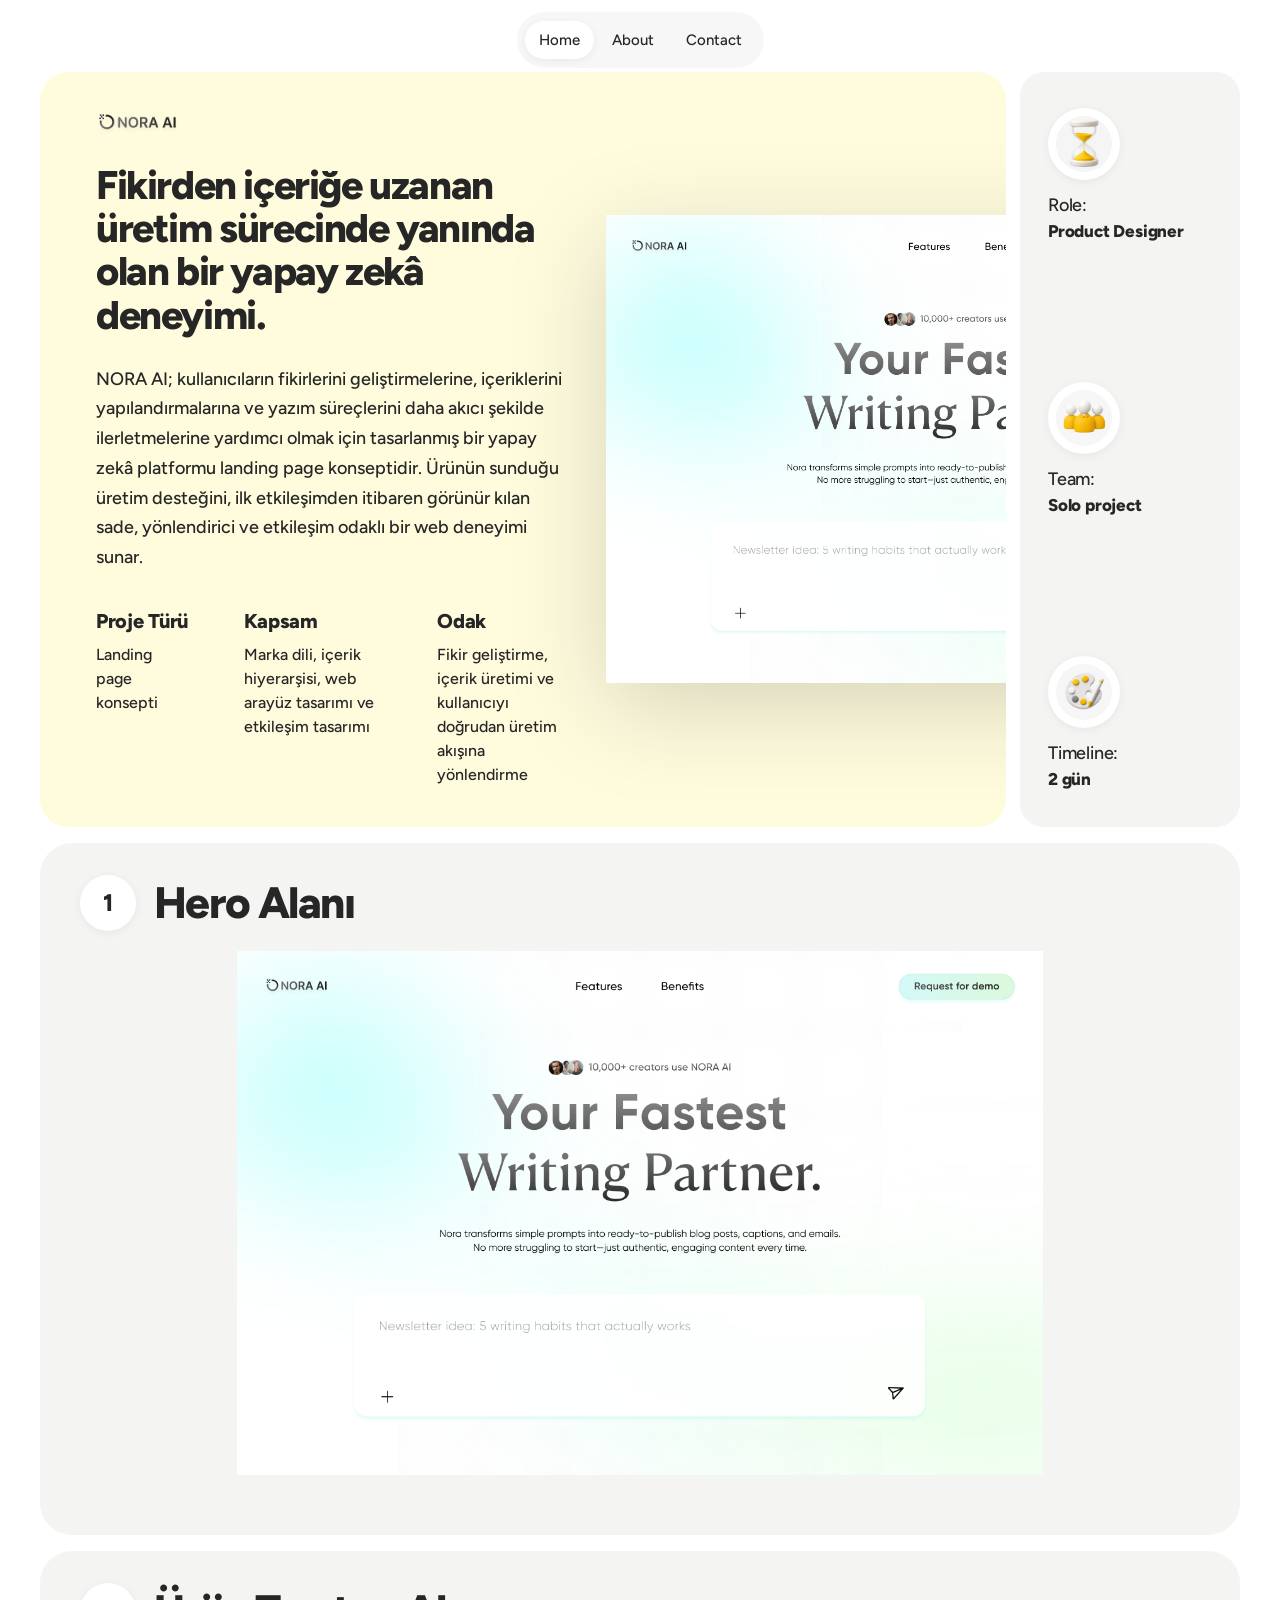
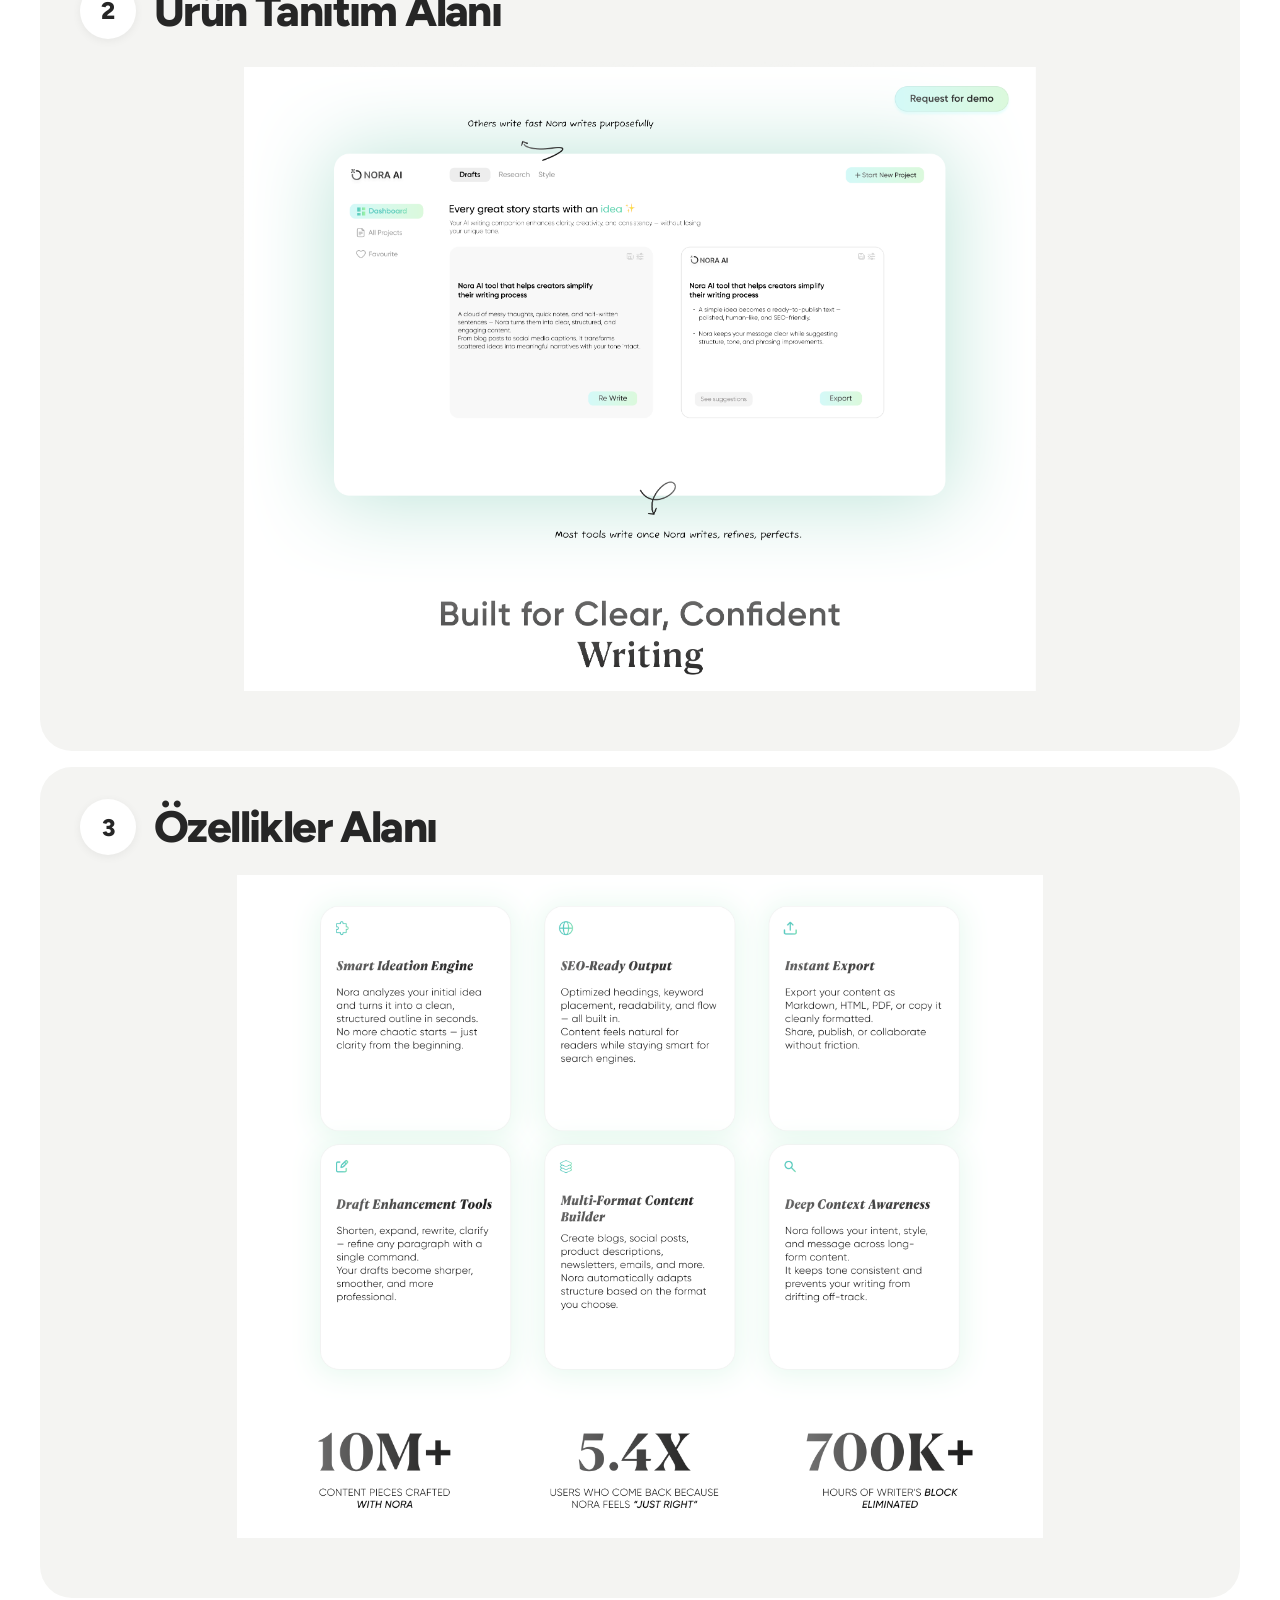
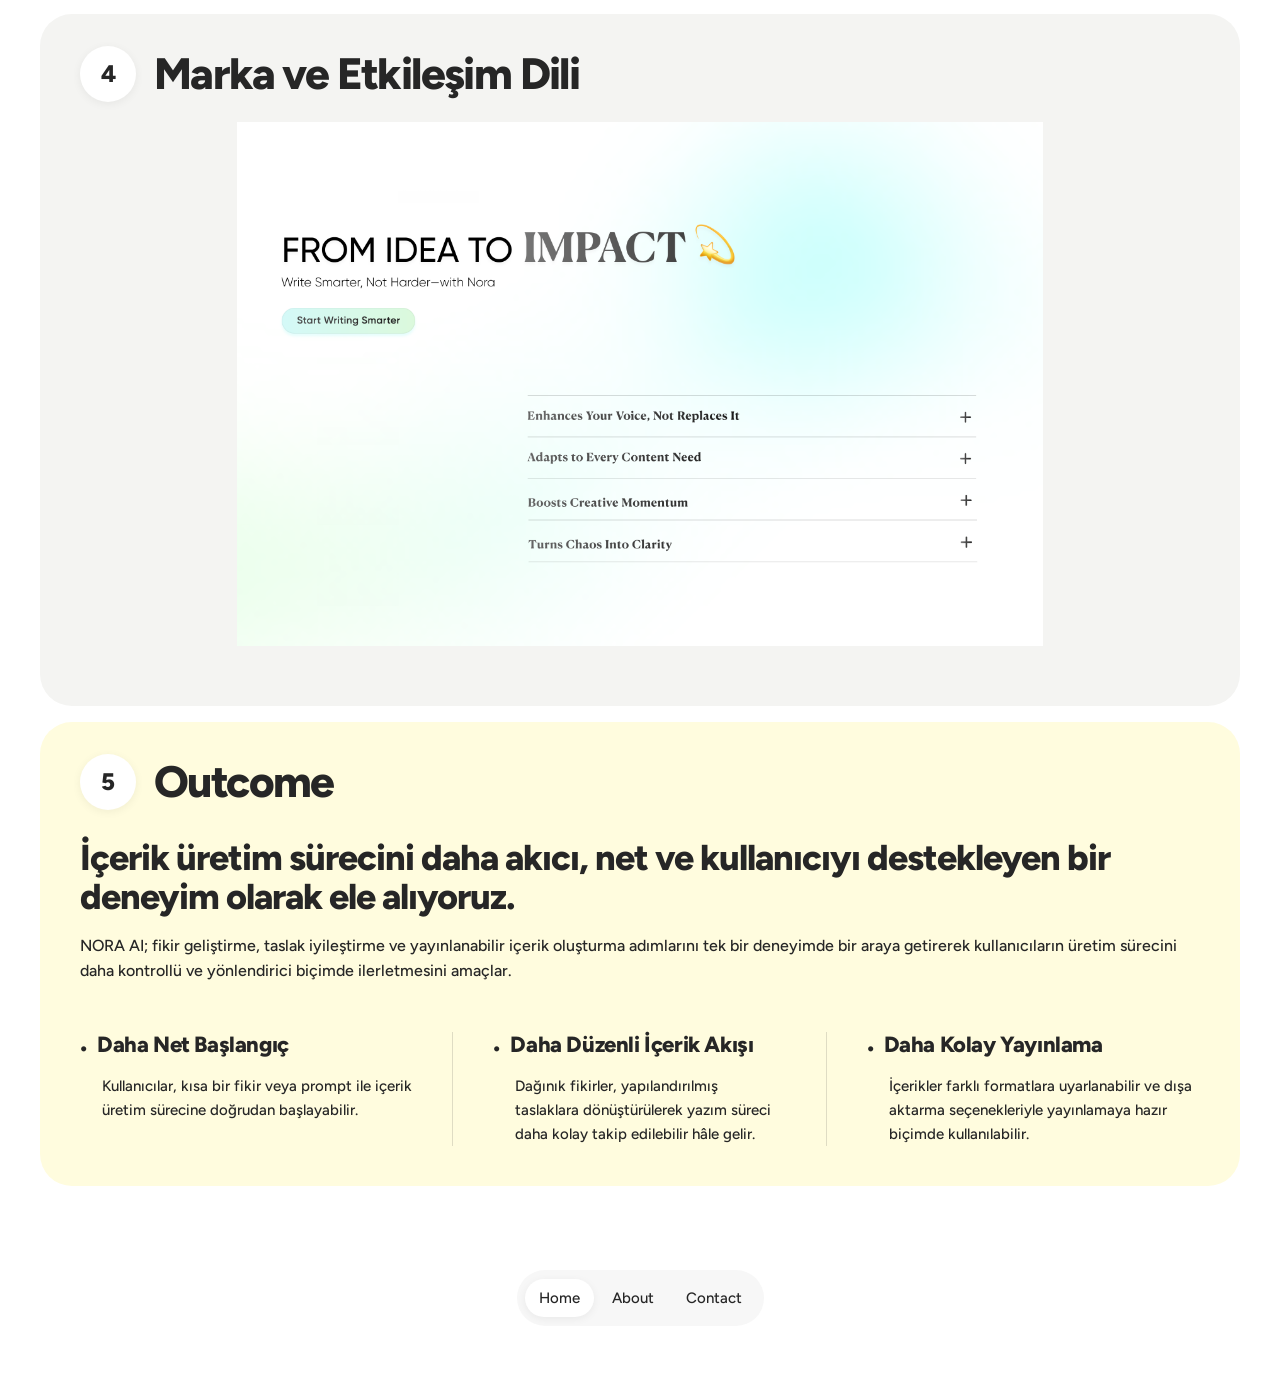
<file: noraai.html>
<!DOCTYPE html>
<html lang="en">
<head>
  <meta charset="UTF-8" />
  <meta name="viewport" content="width=device-width, initial-scale=1.0" />
  <title>Nora AI — Aslıhan Yıldırım</title>
  <link rel="preconnect" href="https://fonts.googleapis.com" />
  <link rel="preconnect" href="https://fonts.gstatic.com" crossorigin />
  <link href="https://fonts.googleapis.com/css2?family=Figtree:ital,wght@0,300..900;1,300..900&display=swap" rel="stylesheet" />
  <style>
    * { margin: 0; padding: 0; box-sizing: border-box; }

    :root {
      --ink: #262626;
      --accent: #fffcde;
      --bg: #ffffff;
      --font: "Figtree", sans-serif;
    }

    body {
      font-family: var(--font);
      color: var(--ink);
      background: var(--bg);
      -webkit-font-smoothing: antialiased;
    }
    a { color: inherit; text-decoration: none; }
    img { display: block; max-width: 100%; }

    /* ===== Nav ===== */
    .nav {
      margin: 12px auto 4px;
      height: 56px;
      width: max-content;
      background: #f7f7f7;
      border-radius: 100px;
      display: flex;
      align-items: center;
      justify-content: center;
      gap: 4px;
      padding: 0 8px;
      z-index: 1000;
      transform: scale(min(1, 100vw / 1512));
      transform-origin: top center;
    }
    .nav-item {
      display: flex;
      align-items: center;
      gap: 6px;
      padding: 10px 14px;
      font-size: 15px;
      font-weight: 500;
      color: #262626;
      text-decoration: none;
      border-radius: 100px;
      transition: background 0.2s ease;
    }
    .nav-item:hover { background: rgba(255,255,255,0.6); }
    .nav-item.active { background: #ffffff; box-shadow: 0 2px 8px rgba(0,0,0,0.06); }
    .nav-item.active:hover { background: #ffffff; }

    /* ===== Back link ===== */
    .back {
      display: inline-flex; align-items: center; gap: 8px;
      font-size: 14px; font-weight: 600; color: var(--ink);
      padding: 24px 40px;
      transition: opacity .2s;
    }
    .back:hover { opacity: .55; }

    /* ===== Hero wrapper ===== */
    .hero-wrap {
      width: 100%;
      margin: 0 auto;
      padding: 0 40px 8px;
      display: grid;
      grid-template-columns: 1fr 220px;
      gap: 14px;
      align-items: stretch;
    }

    /* ===== Main card ===== */
    .hero-card {
      position: relative;
      background: var(--accent);
      border-radius: 28px;
      padding: 40px 56px;
      min-height: 480px;
      overflow: hidden;
      display: flex;
      flex-direction: column;
    }

    .hero-text {
      max-width: 56%;
      display: flex;
      flex-direction: column;
      flex: 1;
    }

    .hero-brand {
      display: flex; align-items: center; gap: 12px;
      margin-bottom: 28px;
    }
    .hero-brand img {
      width: 40px; height: 40px;
      border-radius: 10px;
      object-fit: contain;
    }
    .hero-brand img.hero-brand-logo--lg {
      width: auto;
      height: 24px;
      border-radius: 0;
    }
    .hero-brand span {
      font-size: 22px; font-weight: 800;
      letter-spacing: -.3px;
      color: var(--ink);
    }

    .hero-title {
      font-size: 40px;
      font-weight: 800;
      line-height: 1.08;
      letter-spacing: -1.4px;
      margin-bottom: 28px;
      color: var(--ink);
    }

    .hero-body {
      font-size: 18px;
      font-weight: 500;
      line-height: 1.65;
      color: var(--ink);
      margin-bottom: auto;
      max-width: 620px;
    }

    /* Stats at bottom of card — no border, typographic hierarchy only */
    .hero-stats {
      display: flex;
      gap: 56px;
      margin-top: 36px;
    }
    .stat-label {
      font-size: 20px;
      font-weight: 800;
      letter-spacing: -.3px;
      color: var(--ink);
      margin-bottom: 10px;
    }
    .stat-val {
      font-size: 16px;
      font-weight: 500;
      line-height: 1.5;
      color: var(--ink);
      max-width: 240px;
    }

    /* Phone — sized & positioned per Raiffeisenbank reference (big, bottom-cropped) */
    .hero-phone {
      position: absolute;
      right: -320px;
      top: 50%;
      transform: translateY(-50%);
      width: 720px;
      pointer-events: none;
    }
    .hero-phone img {
      width: 100%;
      height: auto;
      display: block;
      filter: drop-shadow(0 24px 48px rgba(0,0,0,.16));
    }

    /* ===== Sidebar ===== */
    .hero-side {
      background: #f4f4f2;
      border-radius: 24px;
      padding: 36px 28px;
      display: flex;
      flex-direction: column;
      justify-content: space-between;
      gap: 32px;
    }
    .side-tile {
      display: flex;
      flex-direction: column;
      align-items: flex-start;
      gap: 14px;
    }
    .side-tile img {
      width: 72px; height: 72px;
      padding: 8px;
      background: #ffffff;
      border-radius: 50%;
      object-fit: contain;
      box-shadow: 0 2px 10px rgba(0,0,0,0.06);
    }
    .side-tile-text {
      display: flex;
      flex-direction: column;
      gap: 4px;
    }
    .side-tile-label {
      font-size: 18px;
      color: var(--ink);
      font-weight: 500;
      letter-spacing: -.2px;
    }
    .side-tile-val {
      font-size: 17px;
      font-weight: 800;
      color: var(--ink);
      line-height: 1.3;
      letter-spacing: -.2px;
    }

    /* ===== Problem section ===== */
    .problem {
      width: 100%;
      max-width: none;
      margin: 0 auto;
      padding: 8px 40px;
    }
    .problem-frame {
      background: #f4f4f2;
      border-radius: 32px;
      padding: 32px 40px 40px;
      overflow: hidden;
    }
    .problem-head {
      display: flex;
      flex-direction: column;
      gap: 16px;
      margin-bottom: 28px;
    }
    .problem-head-top {
      display: flex;
      align-items: center;
      gap: 18px;
    }
    .problem-lede {
      font-size: 16px;
      font-weight: 500;
      line-height: 1.55;
      color: var(--ink);
      max-width: none;
    }
    .problem-icon {
      width: 56px; height: 56px;
      border-radius: 50%;
      background: #ffffff;
      display: flex;
      align-items: center;
      justify-content: center;
      font-size: 24px;
      font-weight: 800;
      color: var(--ink);
      letter-spacing: -.5px;
      box-shadow: 0 2px 10px rgba(0,0,0,0.06);
      flex-shrink: 0;
    }
    .problem-h2 {
      font-size: 44px;
      font-weight: 800;
      letter-spacing: -1.6px;
      line-height: 1;
      color: var(--ink);
    }

    .problem-grid {
      display: grid;
      grid-template-columns: repeat(3, 1fr);
      gap: 8px;
    }
    .problem-card {
      background: #ffffff;
      border-radius: 20px;
      padding: 40px 32px;
      display: flex;
      flex-direction: column;
      min-height: 380px;
    }
    .problem-card-text {
      flex: 1;
      display: flex;
      flex-direction: column;
      justify-content: center;
      gap: 24px;
    }
    .problem-card-text.problem-card-text--root {
      justify-content: flex-start;
      padding-top: 68px;
      gap: 19px;
    }
    .problem-card-text.problem-card-text--cascade {
      justify-content: flex-start;
      padding-top: 68px;
      gap: 44px;
    }
    .problem-card-text.problem-card-text--signal {
      justify-content: flex-start;
      padding-top: 68px;
      gap: 19px;
    }
    .problem-card-desc {
      max-width: 440px;
    }
    .problem-visual {
      flex: 1;
      position: relative;
      min-height: 200px;
      display: flex;
      align-items: center;
      justify-content: center;
    }
    .problem-card-title {
      font-size: 21px;
      font-weight: 800;
      letter-spacing: -.4px;
      line-height: 1.2;
      color: var(--ink);
      text-align: center;
    }
    .problem-card-desc {
      font-size: 14px;
      font-weight: 500;
      line-height: 1.55;
      color: var(--ink);
      text-align: center;
    }
    .problem-card-text {
      display: flex;
      flex-direction: column;
      gap: 12px;
    }
    .problem-eyebrow {
      font-size: 12px;
      font-weight: 800;
      letter-spacing: 2px;
      color: #eab308;
      text-transform: uppercase;
      text-align: center;
    }

    /* Card 1 — chat bubbles + receipt */
    .v1 {
      width: 100%;
      height: 100%;
      position: relative;
    }
    .bubble {
      position: absolute;
      background: #fff;
      border-radius: 16px;
      padding: 10px 14px;
      font-size: 13px;
      font-weight: 600;
      color: var(--ink);
      line-height: 1.35;
      box-shadow: 0 6px 16px rgba(0,0,0,0.05);
      max-width: 200px;
    }
    .bubble.mint { background: var(--accent); }
    .bubble.b1 { top: 0; left: 0; }
    .bubble.b2 { top: 78px; right: 0; }
    .receipt {
      position: absolute;
      bottom: 0;
      left: 24px;
      width: 130px;
      background: #fff;
      border-radius: 12px;
      padding: 14px 14px 16px;
      box-shadow: 0 10px 24px rgba(0,0,0,0.08);
      transform: rotate(-4deg);
    }
    .receipt-head {
      font-size: 11px;
      font-weight: 800;
      letter-spacing: .5px;
      color: var(--ink);
      margin-bottom: 8px;
    }
    .receipt-row {
      display: flex;
      justify-content: space-between;
      font-size: 10px;
      color: var(--ink);
      font-weight: 500;
      padding: 3px 0;
      border-bottom: 1px dashed #e8e6e2;
    }
    .receipt-row:last-of-type { border-bottom: none; }
    .receipt-total {
      margin-top: 6px;
      padding-top: 6px;
      border-top: 1.5px solid var(--ink);
      display: flex;
      justify-content: space-between;
      font-size: 11px;
      font-weight: 800;
      color: var(--ink);
    }

    /* Card 2 — event budget list with ? */
    .v2 {
      width: 100%;
      background: #fff;
      border-radius: 16px;
      padding: 18px 18px 20px;
      box-shadow: 0 10px 24px rgba(0,0,0,0.06);
    }
    .v2-head {
      display: flex;
      justify-content: space-between;
      align-items: center;
      margin-bottom: 14px;
      padding-bottom: 12px;
      border-bottom: 1px solid #efefef;
    }
    .v2-title {
      font-size: 13px;
      font-weight: 800;
      color: var(--ink);
    }
    .v2-tag {
      font-size: 10px;
      font-weight: 700;
      padding: 3px 8px;
      border-radius: 10px;
      background: var(--accent);
      color: var(--ink);
    }
    .v2-row {
      display: flex;
      justify-content: space-between;
      align-items: center;
      padding: 8px 0;
    }
    .v2-row-label {
      font-size: 13px;
      font-weight: 500;
      color: var(--ink);
    }
    .v2-row-amt {
      font-size: 11px;
      font-weight: 700;
      color: rgba(38,38,38,0.6);
      background: #f0f0ed;
      padding: 3px 10px;
      border-radius: 8px;
    }
    .v2-total {
      margin-top: 12px;
      padding-top: 12px;
      border-top: 1.5px dashed #e8e6e2;
      font-size: 12px;
      font-weight: 600;
      color: rgba(38,38,38,0.55);
      text-align: center;
      line-height: 1.4;
    }

    /* Card 3 — pending payment + reminder (assets) */
    .v3 {
      width: 100%;
      position: relative;
      display: flex;
      flex-direction: column;
      gap: 14px;
      align-items: center;
    }
    .v3-img {
      width: 100%;
      max-width: 280px;
      height: auto;
      display: block;
      filter: drop-shadow(0 8px 20px rgba(0,0,0,0.05));
    }

    /* ===== Root cause section ===== */
    .root {
      width: 100%;
      padding: 8px 40px 64px;
    }
    .root-frame {
      background: #f4f4f2;
      border-radius: 32px;
      padding: 32px 40px 56px;
    }
    .root-head {
      display: flex;
      align-items: center;
      gap: 18px;
      margin-bottom: 32px;
    }
    .root-h2 {
      font-size: 44px;
      font-weight: 800;
      letter-spacing: -1.6px;
      line-height: 1.05;
      color: var(--ink);
    }

    .root-stack {
      display: flex;
      flex-direction: column;
      align-items: center;
      gap: 12px;
      max-width: 760px;
      margin: 0 auto;
    }
    .root-card {
      background: #ffffff;
      border-radius: 24px;
      padding: 48px 56px;
      width: 100%;
      text-align: center;
      display: flex;
      flex-direction: column;
      align-items: center;
      gap: 16px;
    }
    .root-eyebrow {
      font-size: 12px;
      font-weight: 800;
      letter-spacing: 2px;
      color: #eab308;
      text-transform: uppercase;
    }
    .root-card-title {
      font-size: 24px;
      font-weight: 800;
      letter-spacing: -.5px;
      line-height: 1.25;
      color: var(--ink);
      max-width: 560px;
    }
    .root-card-desc {
      font-size: 15px;
      font-weight: 500;
      line-height: 1.65;
      color: var(--ink);
      max-width: 560px;
    }
    .root-arrow {
      font-size: 24px;
      font-weight: 500;
      color: rgba(38,38,38,0.45);
      line-height: 1;
    }

    /* ===== Screens image ===== */
    .screens-img {
      width: 100%;
      height: auto;
      display: block;
    }
    .screens-img--small {
      width: 75%;
      margin: 0 auto;
      margin-bottom: -20px;
    }
    .screens-center {
      display: flex;
      align-items: center;
      justify-content: center;
    }
    .screens-frame--centered {
      display: flex;
      flex-direction: column;
      overflow: hidden;
    }
    .screens-frame--centered .problem-head {
      margin-bottom: 16px;
    }
    .screens-frame--centered .screens-img--small {
      width: 72%;
      margin: 20px auto;
    }
    .screens-frame .problem-head {
      margin-bottom: 0;
    }

    /* ===== Outcome ===== */
    .outcome-frame {
      background: #FFFCDE;
    }
    .outcome-body {
      display: flex;
      flex-direction: column;
      gap: 48px;
    }
    .outcome-intro {
      display: flex;
      flex-direction: column;
      gap: 16px;
    }
    .outcome-title {
      font-size: 36px;
      font-weight: 800;
      letter-spacing: -1px;
      line-height: 1.1;
      color: var(--ink);
    }
    .outcome-sub {
      font-size: 16px;
      font-weight: 500;
      line-height: 1.6;
      color: var(--ink);
    }
    .outcome-cols {
      display: grid;
      grid-template-columns: repeat(3, 1fr);
      gap: 0;
    }
    .outcome-col {
      display: flex;
      flex-direction: column;
      gap: 12px;
      padding: 0 40px 0 0;
      border-right: 1.5px solid rgba(38,38,38,0.15);
      padding-right: 40px;
    }
    .outcome-col:first-child { padding-left: 0; }
    .outcome-col:last-child { border-right: none; padding-right: 0; }
    .outcome-col + .outcome-col { padding-left: 40px; }
    .outcome-col-head {
      display: flex;
      align-items: flex-start;
      gap: 10px;
    }
    .outcome-dot {
      font-size: 28px;
      font-weight: 800;
      color: var(--ink);
      line-height: 1;
      margin-top: 2px;
    }
    .outcome-col-title {
      font-size: 22px;
      font-weight: 800;
      letter-spacing: -.4px;
      line-height: 1.2;
      color: var(--ink);
    }
    .outcome-col-desc {
      font-size: 15px;
      font-weight: 500;
      line-height: 1.6;
      color: var(--ink);
      padding-left: 22px;
    }

    /* ===== Responsive ===== */
    @media (max-width: 1100px) {
      .hero-wrap { grid-template-columns: 1fr; }
      .hero-text { max-width: 100%; }
      .hero-phone { position: static; transform: none; width: 100%; max-width: 280px; margin: 32px auto 0; }
      .hero-side { flex-direction: row; }
    }
    @media (max-width: 768px) {
      .back { padding: 20px 24px; }
      .hero-wrap { padding: 0 16px 8px; }
      .hero-card { padding: 28px 24px; min-height: auto; }
      .hero-text { max-width: 100%; }
      .hero-title { font-size: 28px; letter-spacing: -.8px; margin-bottom: 16px; }
      .hero-body { font-size: 15px; }
      .hero-phone { display: none; }
      .hero-stats { flex-direction: column; gap: 16px; margin-top: 24px; }
      .stat-label { font-size: 16px; margin-bottom: 4px; }
      .stat-val { font-size: 14px; }
      .hero-side { flex-direction: column; padding: 24px 20px; gap: 20px; }
      .problem { padding: 8px 16px; }
      .problem-frame { padding: 24px 20px 28px; border-radius: 24px; }
      .problem-h2 { font-size: 26px; letter-spacing: -.8px; }
      .problem-icon { width: 40px; height: 40px; font-size: 18px; }
      .problem-grid { grid-template-columns: 1fr; }
      .problem-card { min-height: auto; padding: 28px 24px; }
      .root { padding: 8px 16px 40px; }
      .root-frame { padding: 24px 20px 32px; border-radius: 24px; }
      .root-h2 { font-size: 26px; }
      .root-stack { max-width: 100%; }
      .root-card { padding: 28px 20px; }
      .root-card-title { font-size: 20px; }
      .outcome-cols { grid-template-columns: 1fr; gap: 24px; }
      .outcome-col { border-right: none; padding: 0 !important; border-bottom: 1px solid rgba(38,38,38,0.12); padding-bottom: 24px !important; }
      .outcome-col:last-child { border-bottom: none; padding-bottom: 0 !important; }
      .outcome-title { font-size: 22px; }
      .screens-frame--centered .screens-img--small { width: 95%; }
      .process-grid { grid-template-columns: 1fr; }
      .screens-frame { padding: 16px; }
      .screens-img { width: 100%; }
    }
  </style>
</head>
<body>

  <nav class="nav">
    <a href="index.html" class="nav-item active">Home</a>
    <a href="about.html" class="nav-item">About</a>
    <a href="contact.html" class="nav-item">Contact</a>
  </nav>

  <!-- ===== Hero ===== -->
  <section class="hero-wrap">

    <!-- Main mint card -->
    <div class="hero-card">
      <div class="hero-text">
        <div class="hero-brand">
          <img src="assets/nora_logo.png" alt="Nora AI" class="hero-brand-logo--lg" loading="lazy">
        </div>

        <h1 class="hero-title">
          Fikirden içeriğe uzanan üretim sürecinde yanında olan bir yapay zekâ deneyimi.
        </h1>

        <p class="hero-body">
          NORA AI; kullanıcıların fikirlerini geliştirmelerine, içeriklerini yapılandırmalarına ve yazım süreçlerini daha akıcı şekilde ilerletmelerine yardımcı olmak için tasarlanmış bir yapay zekâ platformu landing page konseptidir. Ürünün sunduğu üretim desteğini, ilk etkileşimden itibaren görünür kılan sade, yönlendirici ve etkileşim odaklı bir web deneyimi sunar.
        </p>

        <div class="hero-stats">
          <div>
            <div class="stat-label">Proje Türü</div>
            <div class="stat-val">Landing page konsepti</div>
          </div>
          <div>
            <div class="stat-label">Kapsam</div>
            <div class="stat-val">Marka dili, içerik hiyerarşisi, web arayüz tasarımı ve etkileşim tasarımı</div>
          </div>
          <div>
            <div class="stat-label">Odak</div>
            <div class="stat-val">Fikir geliştirme, içerik üretimi ve kullanıcıyı doğrudan üretim akışına yönlendirme</div>
          </div>
        </div>
      </div>

      <!-- Phone mockup -->
      <div class="hero-phone">
        <img src="assets/nora1.png" alt="Nora AI" loading="lazy">
      </div>
    </div>

    <!-- Sidebar -->
    <aside class="hero-side">
      <div class="side-tile">
        <img src="assets/noraikon.png" alt="" loading="lazy">
        <div class="side-tile-text">
          <div class="side-tile-label">Role:</div>
          <div class="side-tile-val">Product Designer</div>
        </div>
      </div>
      <div class="side-tile">
        <img src="assets/noraikon2.png" alt="" loading="lazy">
        <div class="side-tile-text">
          <div class="side-tile-label">Team:</div>
          <div class="side-tile-val">Solo project</div>
        </div>
      </div>
      <div class="side-tile">
        <img src="assets/noraikon3.png" alt="" loading="lazy">
        <div class="side-tile-text">
          <div class="side-tile-label">Timeline:</div>
          <div class="side-tile-val">2 gün</div>
        </div>
      </div>
    </aside>

  </section>

  <!-- ===== Process - Hero Alanı ===== -->
  <section class="problem">
    <div class="problem-frame screens-frame screens-frame--centered">
      <div class="problem-head">
        <div class="problem-head-top">
          <div class="problem-icon">1</div>
          <h2 class="problem-h2">Hero Alanı</h2>
        </div>
      </div>
      <div class="screens-center">
        <img src="assets/nora1.png" alt="Hero Alanı" class="screens-img screens-img--small" loading="lazy">
      </div>
    </div>
  </section>

  <!-- ===== Process - Ürün Tanıtım Alanı ===== -->
  <section class="problem">
    <div class="problem-frame screens-frame screens-frame--centered">
      <div class="problem-head">
        <div class="problem-head-top">
          <div class="problem-icon">2</div>
          <h2 class="problem-h2">Ürün Tanıtım Alanı</h2>
        </div>
      </div>
      <div class="screens-center">
        <img src="assets/nora2.png" alt="Ürün Tanıtım Alanı" class="screens-img screens-img--small" loading="lazy">
      </div>
    </div>
  </section>

  <!-- ===== Process - Özellikler Alanı ===== -->
  <section class="problem">
    <div class="problem-frame screens-frame screens-frame--centered">
      <div class="problem-head">
        <div class="problem-head-top">
          <div class="problem-icon">3</div>
          <h2 class="problem-h2">Özellikler Alanı</h2>
        </div>
      </div>
      <div class="screens-center">
        <img src="assets/nora3.png" alt="Özellikler Alanı" class="screens-img screens-img--small" loading="lazy">
      </div>
    </div>
  </section>

  <!-- ===== Process - Marka ve Etkileşim Dili ===== -->
  <section class="problem">
    <div class="problem-frame screens-frame screens-frame--centered">
      <div class="problem-head">
        <div class="problem-head-top">
          <div class="problem-icon">4</div>
          <h2 class="problem-h2">Marka ve Etkileşim Dili</h2>
        </div>
      </div>
      <div class="screens-center">
        <img src="assets/nora4.png" alt="Marka ve Etkileşim Dili" class="screens-img screens-img--small" loading="lazy">
      </div>
    </div>
  </section>

  <!-- ===== Outcome ===== -->
  <section class="problem">
    <div class="problem-frame outcome-frame">
      <div class="problem-head">
        <div class="problem-head-top">
          <div class="problem-icon">5</div>
          <h2 class="problem-h2">Outcome</h2>
        </div>
      </div>
      <div class="outcome-body">
        <div class="outcome-intro">
          <h3 class="outcome-title">İçerik üretim sürecini daha akıcı, net ve kullanıcıyı destekleyen bir deneyim olarak ele alıyoruz.</h3>
          <p class="outcome-sub">NORA AI; fikir geliştirme, taslak iyileştirme ve yayınlanabilir içerik oluşturma adımlarını tek bir deneyimde bir araya getirerek kullanıcıların üretim sürecini daha kontrollü ve yönlendirici biçimde ilerletmesini amaçlar.</p>
        </div>
        <div class="outcome-cols">
          <div class="outcome-col">
            <div class="outcome-col-head">
              <span class="outcome-dot">·</span>
              <h4 class="outcome-col-title">Daha Net Başlangıç</h4>
            </div>
            <p class="outcome-col-desc">Kullanıcılar, kısa bir fikir veya prompt ile içerik üretim sürecine doğrudan başlayabilir.</p>
          </div>
          <div class="outcome-col">
            <div class="outcome-col-head">
              <span class="outcome-dot">·</span>
              <h4 class="outcome-col-title">Daha Düzenli İçerik Akışı</h4>
            </div>
            <p class="outcome-col-desc">Dağınık fikirler, yapılandırılmış taslaklara dönüştürülerek yazım süreci daha kolay takip edilebilir hâle gelir.</p>
          </div>
          <div class="outcome-col">
            <div class="outcome-col-head">
              <span class="outcome-dot">·</span>
              <h4 class="outcome-col-title">Daha Kolay Yayınlama</h4>
            </div>
            <p class="outcome-col-desc">İçerikler farklı formatlara uyarlanabilir ve dışa aktarma seçenekleriyle yayınlamaya hazır biçimde kullanılabilir.</p>
          </div>
        </div>
      </div>
    </div>
  </section>

  <div style="padding: 64px 0; display: flex; justify-content: center;">
    <nav class="nav">
      <a href="index.html" class="nav-item active">Home</a>
      <a href="about.html" class="nav-item">About</a>
      <a href="contact.html" class="nav-item">Contact</a>
    </nav>
  </div>

</body>
</html>
</file>
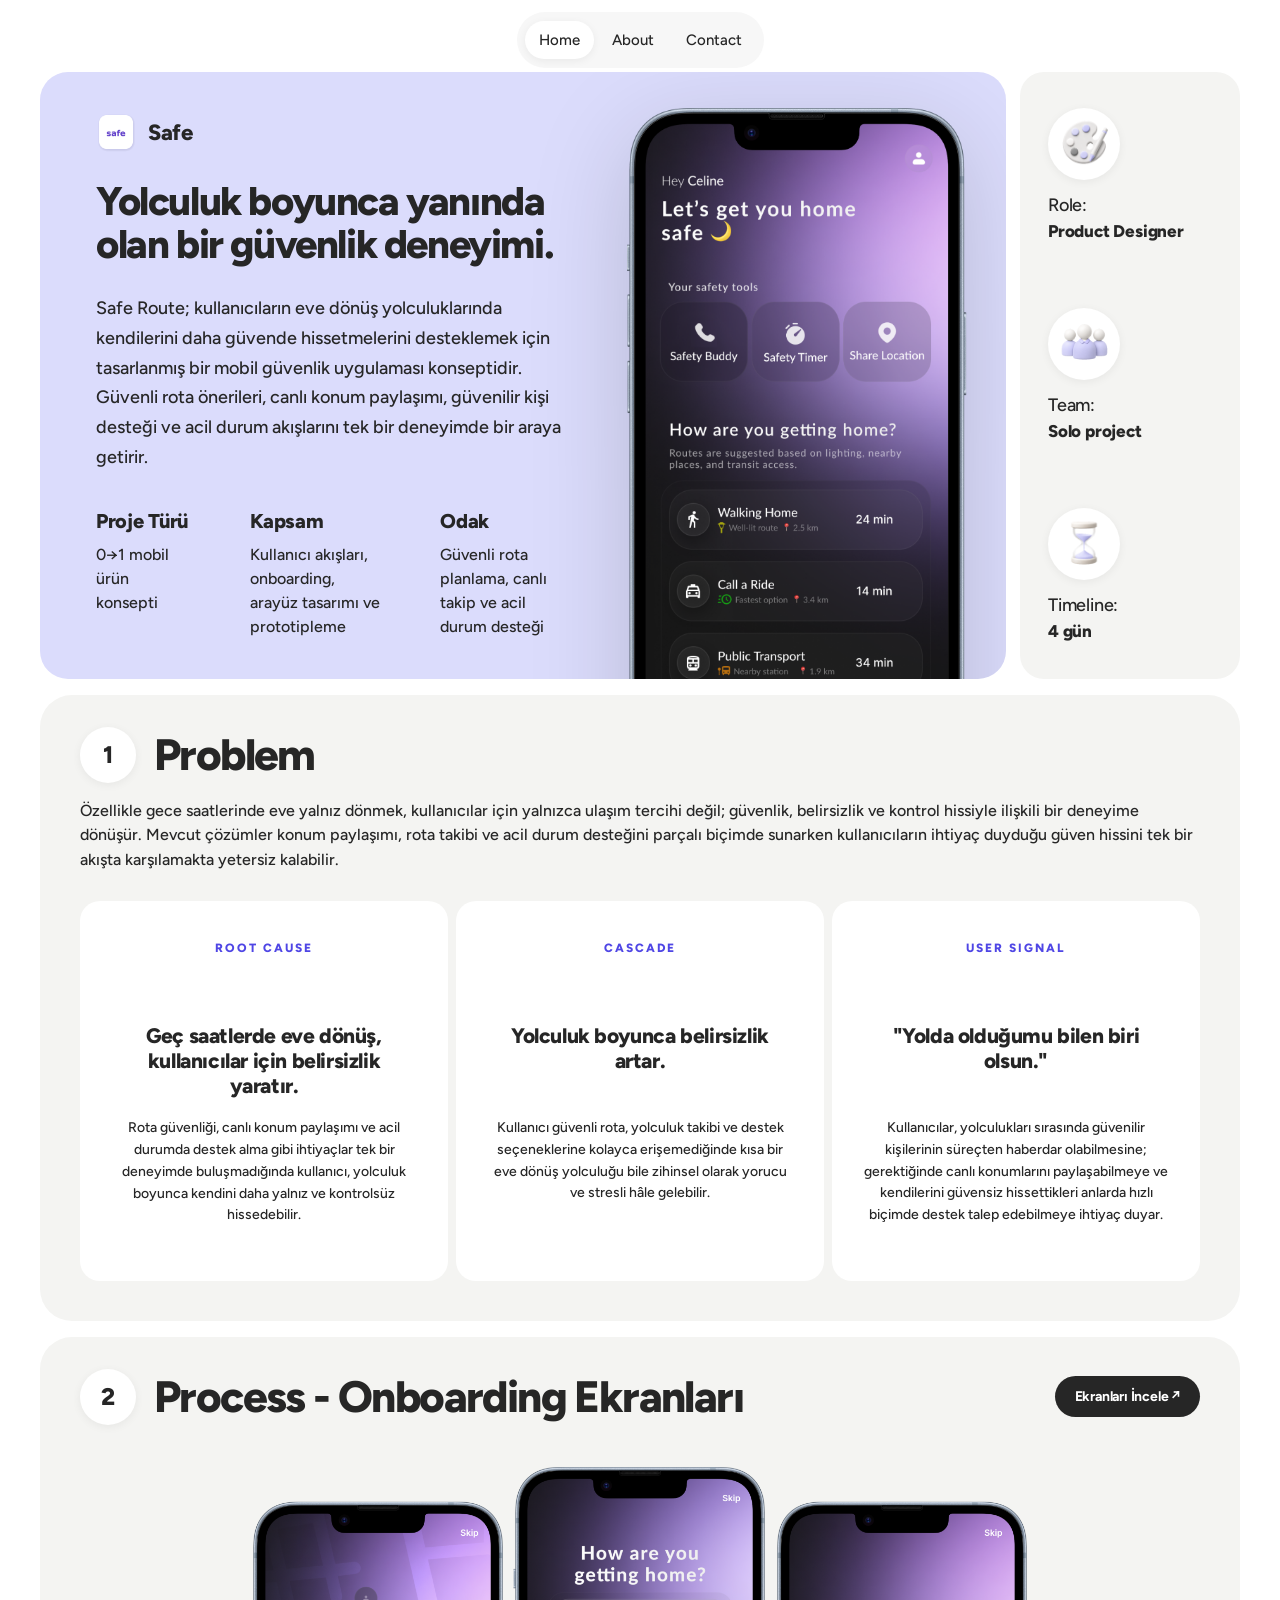
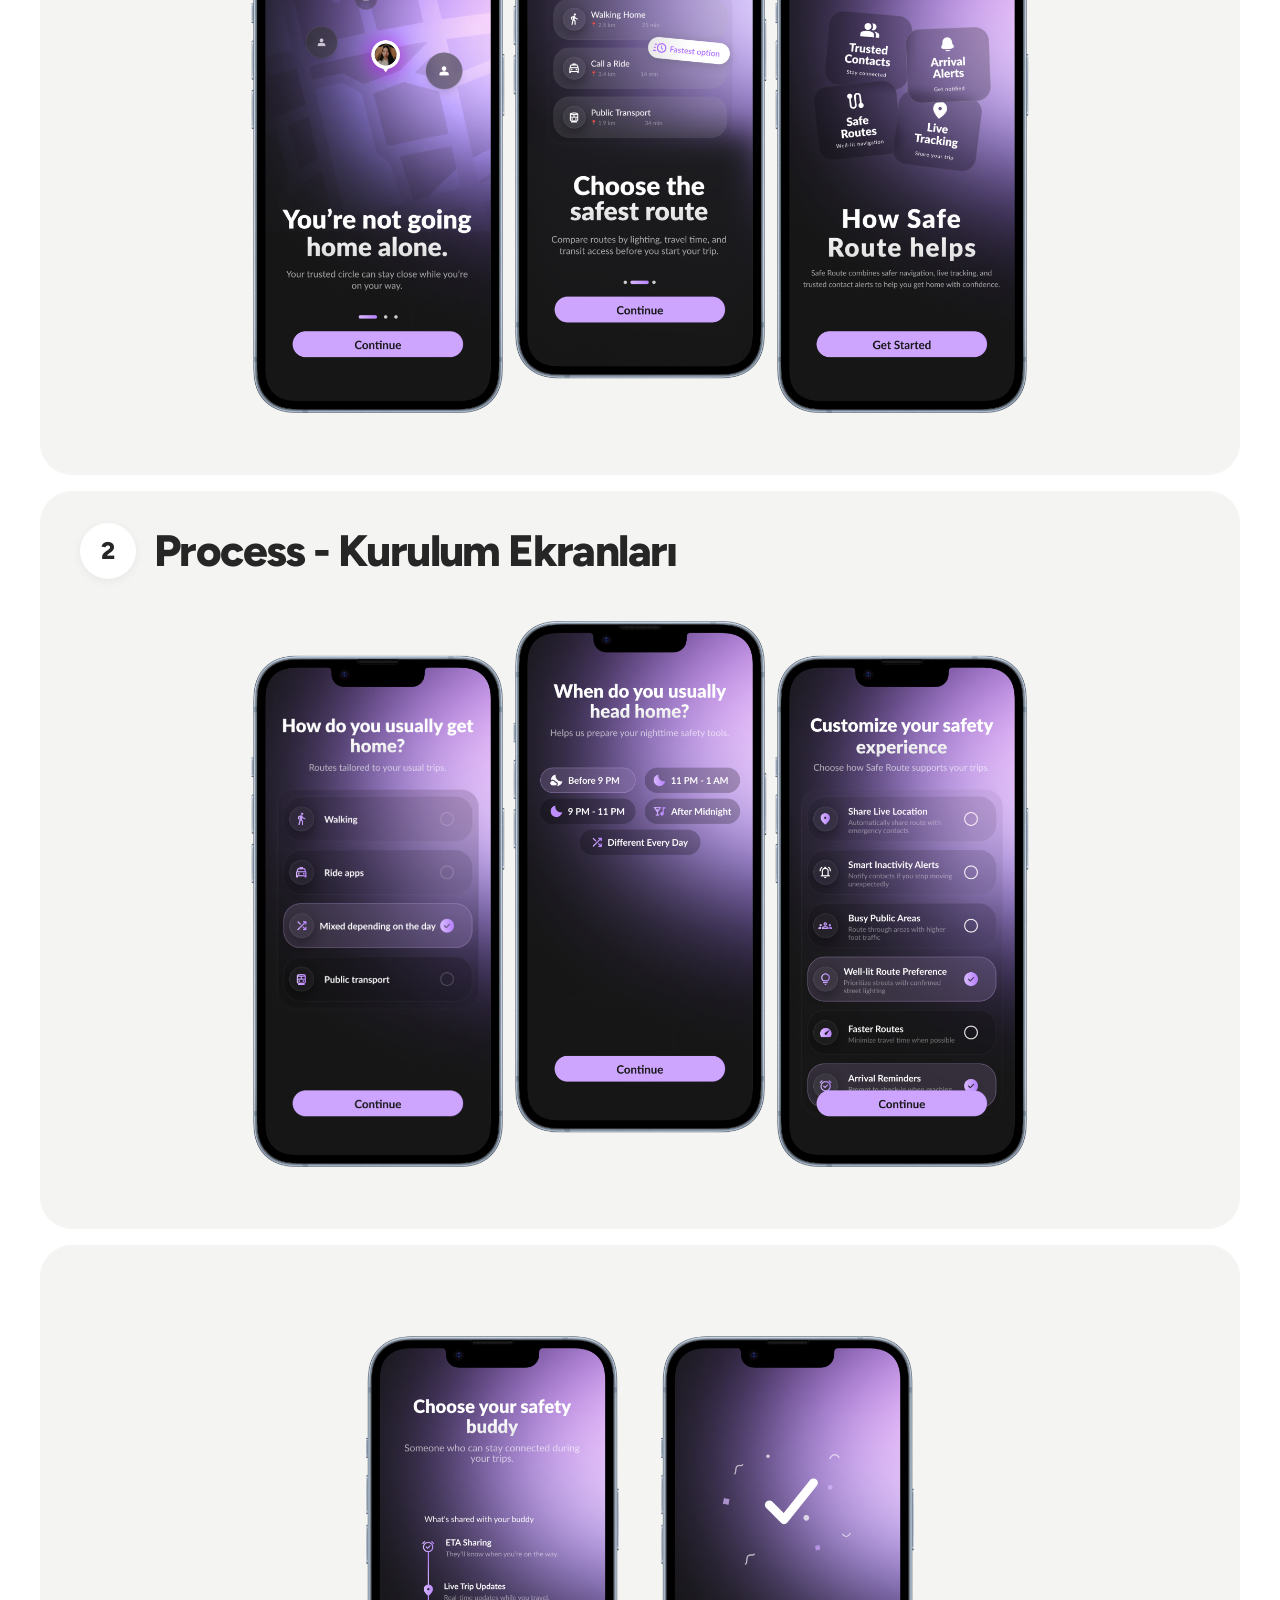
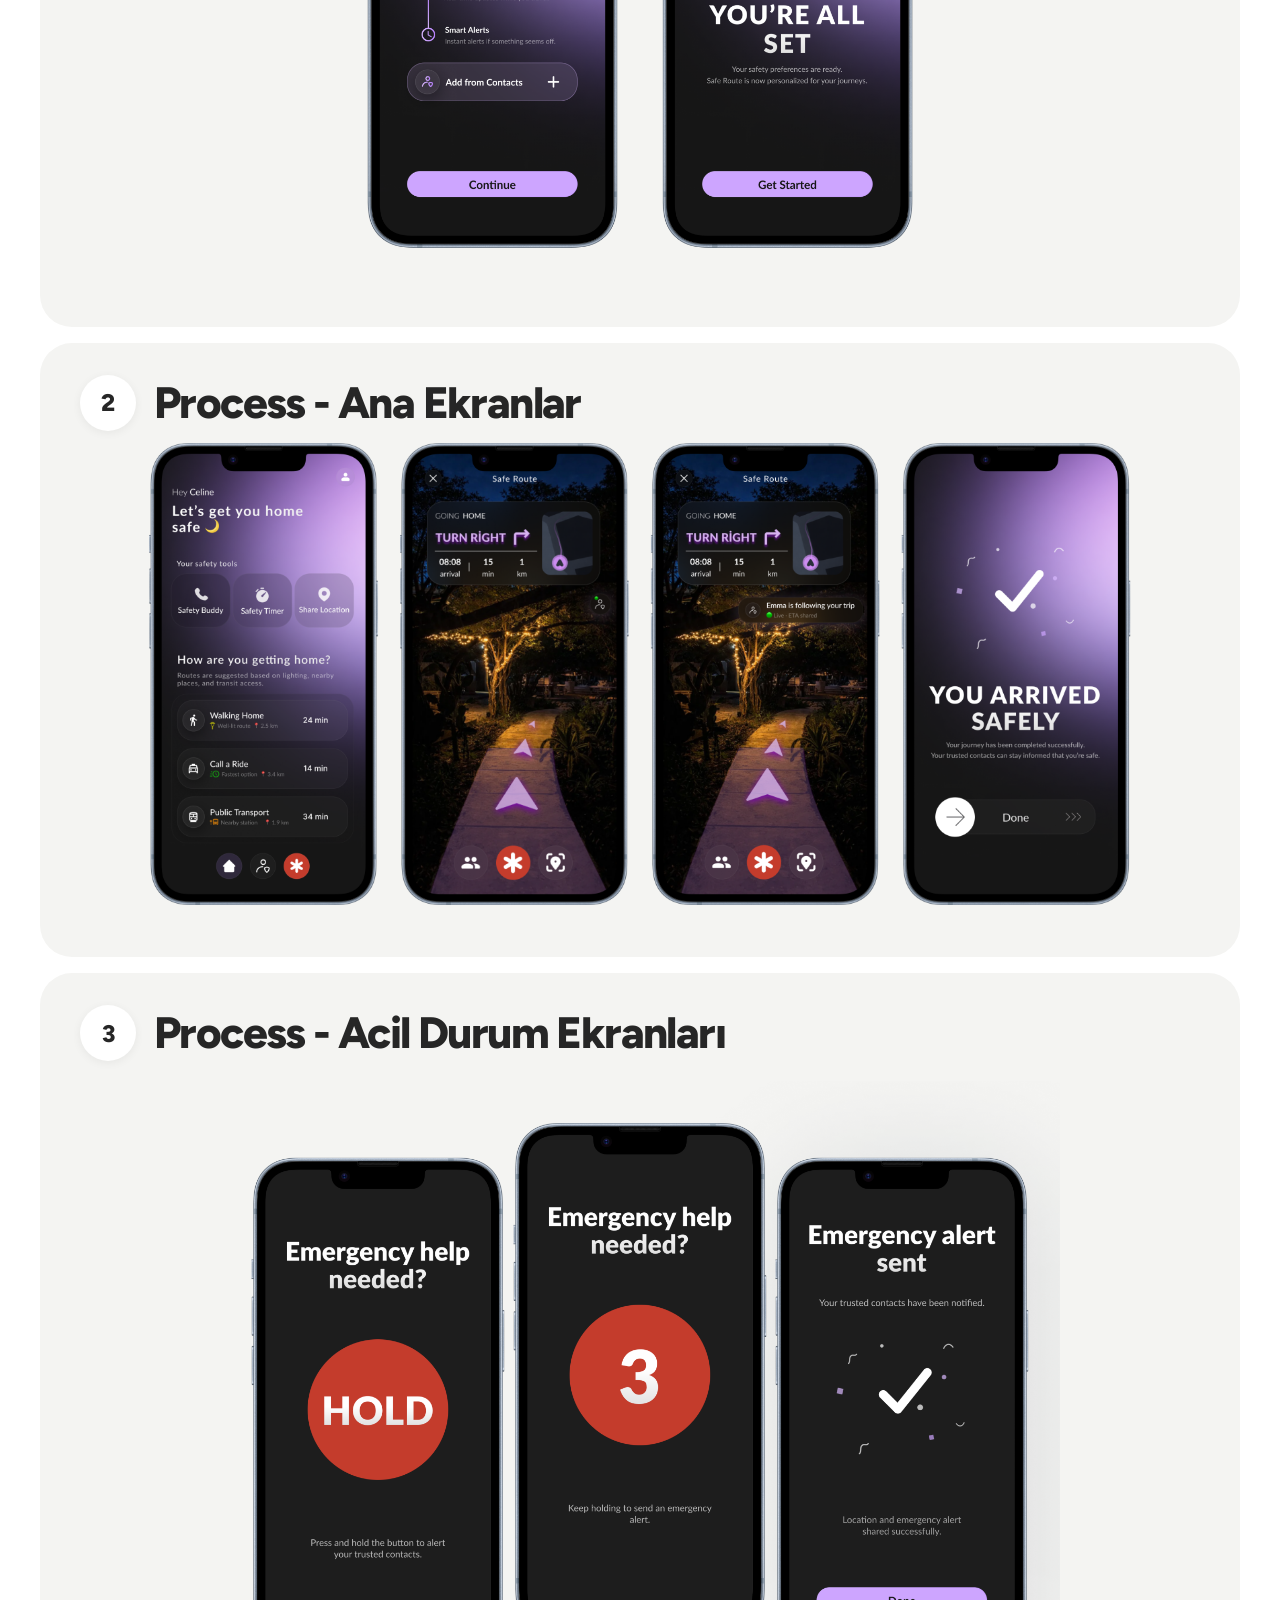
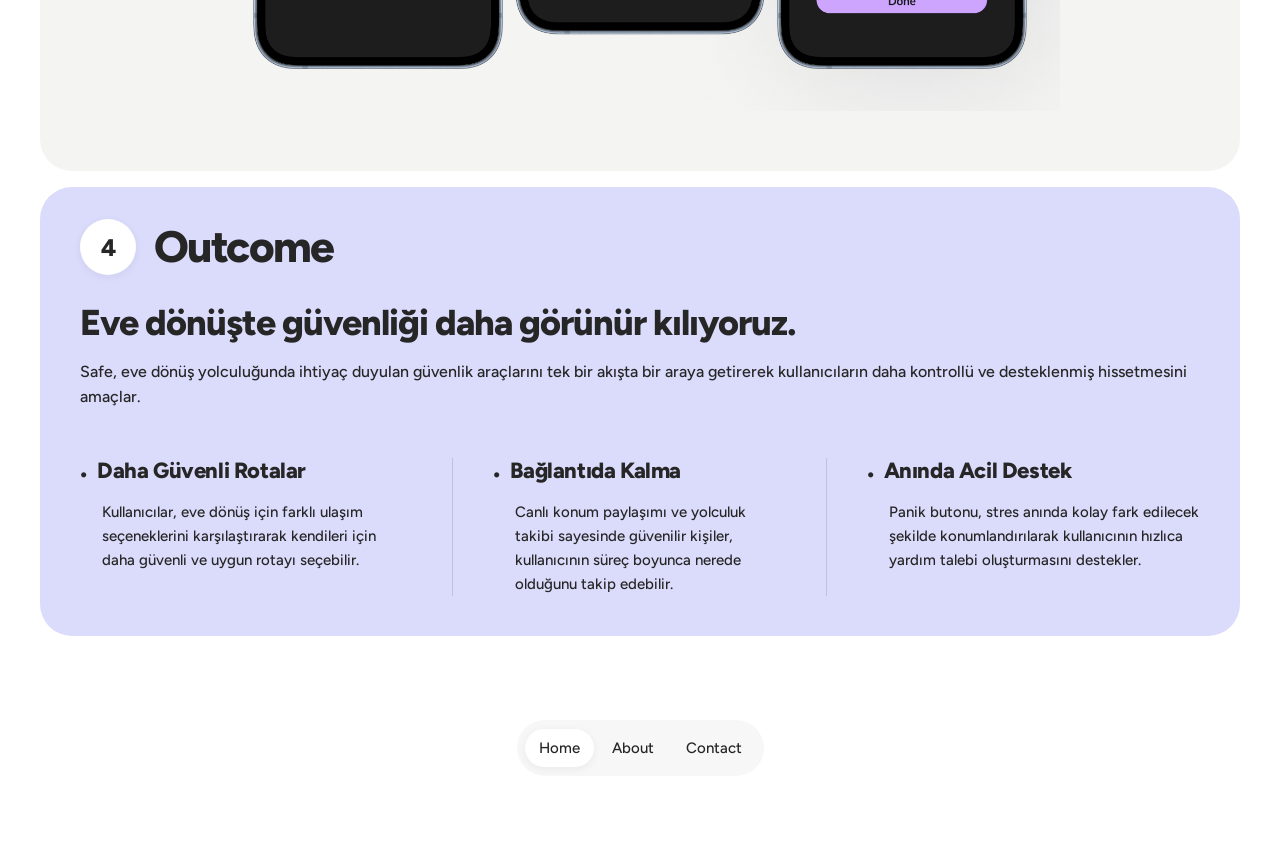
<file: safe.html>
<!DOCTYPE html>
<html lang="en">
<head>
  <meta charset="UTF-8" />
  <meta name="viewport" content="width=device-width, initial-scale=1.0" />
  <title>Safe — Aslıhan Yıldırım</title>
  <link rel="preconnect" href="https://fonts.googleapis.com" />
  <link rel="preconnect" href="https://fonts.gstatic.com" crossorigin />
  <link href="https://fonts.googleapis.com/css2?family=Figtree:ital,wght@0,300..900;1,300..900&display=swap" rel="stylesheet" />
  <style>
    * { margin: 0; padding: 0; box-sizing: border-box; }

    :root {
      --ink: #262626;
      --accent: #dbdcfc;
      --bg: #ffffff;
      --font: "Figtree", sans-serif;
    }

    body {
      font-family: var(--font);
      color: var(--ink);
      background: var(--bg);
      -webkit-font-smoothing: antialiased;
    }
    a { color: inherit; text-decoration: none; }
    img { display: block; max-width: 100%; }

    /* ===== Nav ===== */
    .nav {
      margin: 12px auto 4px;
      height: 56px;
      width: max-content;
      background: #f7f7f7;
      border-radius: 100px;
      display: flex;
      align-items: center;
      justify-content: center;
      gap: 4px;
      padding: 0 8px;
      z-index: 1000;
      transform: scale(min(1, 100vw / 1512));
      transform-origin: top center;
    }
    .nav-item {
      display: flex;
      align-items: center;
      gap: 6px;
      padding: 10px 14px;
      font-size: 15px;
      font-weight: 500;
      color: #262626;
      text-decoration: none;
      border-radius: 100px;
      transition: background 0.2s ease;
    }
    .nav-item:hover { background: rgba(255,255,255,0.6); }
    .nav-item.active { background: #ffffff; box-shadow: 0 2px 8px rgba(0,0,0,0.06); }
    .nav-item.active:hover { background: #ffffff; }

    /* ===== Back link ===== */
    .back {
      display: inline-flex; align-items: center; gap: 8px;
      font-size: 14px; font-weight: 600; color: var(--ink);
      padding: 24px 40px;
      transition: opacity .2s;
    }
    .back:hover { opacity: .55; }

    /* ===== Hero wrapper ===== */
    .hero-wrap {
      width: 100%;
      margin: 0 auto;
      padding: 0 40px 8px;
      display: grid;
      grid-template-columns: 1fr 220px;
      gap: 14px;
      align-items: stretch;
    }

    /* ===== Main card ===== */
    .hero-card {
      position: relative;
      background: var(--accent);
      border-radius: 28px;
      padding: 40px 56px;
      min-height: 480px;
      overflow: hidden;
      display: flex;
      flex-direction: column;
    }

    .hero-text {
      max-width: 56%;
      display: flex;
      flex-direction: column;
      flex: 1;
    }

    .hero-brand {
      display: flex; align-items: center; gap: 12px;
      margin-bottom: 28px;
    }
    .hero-brand img {
      width: 40px; height: 40px;
      border-radius: 10px;
      object-fit: contain;
    }
    .hero-brand span {
      font-size: 22px; font-weight: 800;
      letter-spacing: -.3px;
      color: var(--ink);
    }

    .hero-title {
      font-size: 40px;
      font-weight: 800;
      line-height: 1.08;
      letter-spacing: -1.4px;
      margin-bottom: 28px;
      color: var(--ink);
    }

    .hero-body {
      font-size: 18px;
      font-weight: 500;
      line-height: 1.65;
      color: var(--ink);
      margin-bottom: auto;
      max-width: 620px;
    }

    /* Stats at bottom of card — no border, typographic hierarchy only */
    .hero-stats {
      display: flex;
      gap: 56px;
      margin-top: 36px;
    }
    .stat-label {
      font-size: 20px;
      font-weight: 800;
      letter-spacing: -.3px;
      color: var(--ink);
      margin-bottom: 10px;
    }
    .stat-val {
      font-size: 16px;
      font-weight: 500;
      line-height: 1.5;
      color: var(--ink);
      max-width: 240px;
    }

    /* Phone — sized & positioned per Raiffeisenbank reference (big, bottom-cropped) */
    .hero-phone {
      position: absolute;
      right: 4%;
      top: 36px;
      width: 340px;
      pointer-events: none;
    }
    .hero-phone img {
      width: 100%;
      height: auto;
      display: block;
      filter: drop-shadow(0 24px 48px rgba(0,0,0,.16));
    }

    /* ===== Sidebar ===== */
    .hero-side {
      background: #f4f4f2;
      border-radius: 24px;
      padding: 36px 28px;
      display: flex;
      flex-direction: column;
      justify-content: space-between;
      gap: 32px;
    }
    .side-tile {
      display: flex;
      flex-direction: column;
      align-items: flex-start;
      gap: 14px;
    }
    .side-tile img {
      width: 72px; height: 72px;
      padding: 8px;
      background: #ffffff;
      border-radius: 50%;
      object-fit: contain;
      box-shadow: 0 2px 10px rgba(0,0,0,0.06);
    }
    .side-tile-text {
      display: flex;
      flex-direction: column;
      gap: 4px;
    }
    .side-tile-label {
      font-size: 18px;
      color: var(--ink);
      font-weight: 500;
      letter-spacing: -.2px;
    }
    .side-tile-val {
      font-size: 17px;
      font-weight: 800;
      color: var(--ink);
      line-height: 1.3;
      letter-spacing: -.2px;
    }

    /* ===== Problem section ===== */
    .problem {
      width: 100%;
      max-width: none;
      margin: 0 auto;
      padding: 8px 40px;
    }
    .problem-frame {
      background: #f4f4f2;
      border-radius: 32px;
      padding: 32px 40px 40px;
      overflow: hidden;
    }
    .problem-head {
      display: flex;
      flex-direction: column;
      gap: 16px;
      margin-bottom: 28px;
    }
    .problem-head-top {
      display: flex;
      align-items: center;
      gap: 18px;
    }
    .problem-head-top--with-btn {
      justify-content: space-between;
    }
    .screens-btn {
      display: inline-flex;
      align-items: center;
      gap: 8px;
      padding: 12px 20px;
      background: #262626;
      color: #ffffff;
      border-radius: 100px;
      font-size: 14px;
      font-weight: 700;
      letter-spacing: -.2px;
      text-decoration: none;
      white-space: nowrap;
      transition: opacity 0.2s;
      flex-shrink: 0;
    }
    .screens-btn:hover { opacity: 0.75; }
    .problem-lede {
      font-size: 16px;
      font-weight: 500;
      line-height: 1.55;
      color: var(--ink);
      max-width: none;
    }
    .problem-icon {
      width: 56px; height: 56px;
      border-radius: 50%;
      background: #ffffff;
      display: flex;
      align-items: center;
      justify-content: center;
      font-size: 24px;
      font-weight: 800;
      color: var(--ink);
      letter-spacing: -.5px;
      box-shadow: 0 2px 10px rgba(0,0,0,0.06);
      flex-shrink: 0;
    }
    .problem-h2 {
      font-size: 44px;
      font-weight: 800;
      letter-spacing: -1.6px;
      line-height: 1;
      color: var(--ink);
    }

    .problem-grid {
      display: grid;
      grid-template-columns: repeat(3, 1fr);
      gap: 8px;
    }
    .problem-card {
      background: #ffffff;
      border-radius: 20px;
      padding: 40px 32px;
      display: flex;
      flex-direction: column;
      min-height: 380px;
    }
    .problem-card-text {
      flex: 1;
      display: flex;
      flex-direction: column;
      justify-content: center;
      gap: 24px;
    }
    .problem-card-text.problem-card-text--root {
      justify-content: flex-start;
      padding-top: 68px;
      gap: 19px;
    }
    .problem-card-text.problem-card-text--cascade {
      justify-content: flex-start;
      padding-top: 68px;
      gap: 44px;
    }
    .problem-card-text.problem-card-text--signal {
      justify-content: flex-start;
      padding-top: 68px;
      gap: 44px;
    }
    .problem-card-desc {
      max-width: 440px;
    }
    .problem-visual {
      flex: 1;
      position: relative;
      min-height: 200px;
      display: flex;
      align-items: center;
      justify-content: center;
    }
    .problem-card-title {
      font-size: 21px;
      font-weight: 800;
      letter-spacing: -.4px;
      line-height: 1.2;
      color: var(--ink);
      text-align: center;
    }
    .problem-card-desc {
      font-size: 14px;
      font-weight: 500;
      line-height: 1.55;
      color: var(--ink);
      text-align: center;
    }
    .problem-card-text {
      display: flex;
      flex-direction: column;
      gap: 12px;
    }
    .problem-eyebrow {
      font-size: 12px;
      font-weight: 800;
      letter-spacing: 2px;
      color: #4f46e5;
      text-transform: uppercase;
      text-align: center;
    }

    /* Card 1 — chat bubbles + receipt */
    .v1 {
      width: 100%;
      height: 100%;
      position: relative;
    }
    .bubble {
      position: absolute;
      background: #fff;
      border-radius: 16px;
      padding: 10px 14px;
      font-size: 13px;
      font-weight: 600;
      color: var(--ink);
      line-height: 1.35;
      box-shadow: 0 6px 16px rgba(0,0,0,0.05);
      max-width: 200px;
    }
    .bubble.mint { background: var(--accent); }
    .bubble.b1 { top: 0; left: 0; }
    .bubble.b2 { top: 78px; right: 0; }
    .receipt {
      position: absolute;
      bottom: 0;
      left: 24px;
      width: 130px;
      background: #fff;
      border-radius: 12px;
      padding: 14px 14px 16px;
      box-shadow: 0 10px 24px rgba(0,0,0,0.08);
      transform: rotate(-4deg);
    }
    .receipt-head {
      font-size: 11px;
      font-weight: 800;
      letter-spacing: .5px;
      color: var(--ink);
      margin-bottom: 8px;
    }
    .receipt-row {
      display: flex;
      justify-content: space-between;
      font-size: 10px;
      color: var(--ink);
      font-weight: 500;
      padding: 3px 0;
      border-bottom: 1px dashed #e8e6e2;
    }
    .receipt-row:last-of-type { border-bottom: none; }
    .receipt-total {
      margin-top: 6px;
      padding-top: 6px;
      border-top: 1.5px solid var(--ink);
      display: flex;
      justify-content: space-between;
      font-size: 11px;
      font-weight: 800;
      color: var(--ink);
    }

    /* Card 2 — event budget list with ? */
    .v2 {
      width: 100%;
      background: #fff;
      border-radius: 16px;
      padding: 18px 18px 20px;
      box-shadow: 0 10px 24px rgba(0,0,0,0.06);
    }
    .v2-head {
      display: flex;
      justify-content: space-between;
      align-items: center;
      margin-bottom: 14px;
      padding-bottom: 12px;
      border-bottom: 1px solid #efefef;
    }
    .v2-title {
      font-size: 13px;
      font-weight: 800;
      color: var(--ink);
    }
    .v2-tag {
      font-size: 10px;
      font-weight: 700;
      padding: 3px 8px;
      border-radius: 10px;
      background: var(--accent);
      color: var(--ink);
    }
    .v2-row {
      display: flex;
      justify-content: space-between;
      align-items: center;
      padding: 8px 0;
    }
    .v2-row-label {
      font-size: 13px;
      font-weight: 500;
      color: var(--ink);
    }
    .v2-row-amt {
      font-size: 11px;
      font-weight: 700;
      color: rgba(38,38,38,0.6);
      background: #f0f0ed;
      padding: 3px 10px;
      border-radius: 8px;
    }
    .v2-total {
      margin-top: 12px;
      padding-top: 12px;
      border-top: 1.5px dashed #e8e6e2;
      font-size: 12px;
      font-weight: 600;
      color: rgba(38,38,38,0.55);
      text-align: center;
      line-height: 1.4;
    }

    /* Card 3 — pending payment + reminder (assets) */
    .v3 {
      width: 100%;
      position: relative;
      display: flex;
      flex-direction: column;
      gap: 14px;
      align-items: center;
    }
    .v3-img {
      width: 100%;
      max-width: 280px;
      height: auto;
      display: block;
      filter: drop-shadow(0 8px 20px rgba(0,0,0,0.05));
    }

    /* ===== Root cause section ===== */
    .root {
      width: 100%;
      padding: 8px 40px 64px;
    }
    .root-frame {
      background: #f4f4f2;
      border-radius: 32px;
      padding: 32px 40px 56px;
    }
    .root-head {
      display: flex;
      align-items: center;
      gap: 18px;
      margin-bottom: 32px;
    }
    .root-h2 {
      font-size: 44px;
      font-weight: 800;
      letter-spacing: -1.6px;
      line-height: 1.05;
      color: var(--ink);
    }

    .root-stack {
      display: flex;
      flex-direction: column;
      align-items: center;
      gap: 12px;
      max-width: 760px;
      margin: 0 auto;
    }
    .root-card {
      background: #ffffff;
      border-radius: 24px;
      padding: 48px 56px;
      width: 100%;
      text-align: center;
      display: flex;
      flex-direction: column;
      align-items: center;
      gap: 16px;
    }
    .root-eyebrow {
      font-size: 12px;
      font-weight: 800;
      letter-spacing: 2px;
      color: #4f46e5;
      text-transform: uppercase;
    }
    .root-card-title {
      font-size: 24px;
      font-weight: 800;
      letter-spacing: -.5px;
      line-height: 1.25;
      color: var(--ink);
      max-width: 560px;
    }
    .root-card-desc {
      font-size: 15px;
      font-weight: 500;
      line-height: 1.65;
      color: var(--ink);
      max-width: 560px;
    }
    .root-arrow {
      font-size: 24px;
      font-weight: 500;
      color: rgba(38,38,38,0.45);
      line-height: 1;
    }

    /* ===== Screens image ===== */
    .screens-img {
      width: 100%;
      height: auto;
      display: block;
    }
    .screens-img--small {
      width: 75%;
      margin: 0 auto;
      margin-bottom: -20px;
    }
    .screens-center {
      display: flex;
      align-items: center;
      justify-content: center;
    }
    .screens-frame--centered {
      display: flex;
      flex-direction: column;
      overflow: hidden;
    }
    .screens-frame--centered .problem-head {
      margin-bottom: 0;
    }
    .screens-frame--centered .screens-img--small {
      width: 96%;
      margin: -160px auto -160px;
    }
    .screens-frame--centered .screens-img--acild {
      margin: 20px auto 20px;
      width: 75%;
    }
    .screens-frame .problem-head {
      margin-bottom: 0;
    }

    /* ===== Outcome ===== */
    .outcome-frame {
      background: #dbdcfc;
    }
    .outcome-body {
      display: flex;
      flex-direction: column;
      gap: 48px;
    }
    .outcome-intro {
      display: flex;
      flex-direction: column;
      gap: 16px;
    }
    .outcome-title {
      font-size: 36px;
      font-weight: 800;
      letter-spacing: -1px;
      line-height: 1.1;
      color: var(--ink);
    }
    .outcome-sub {
      font-size: 16px;
      font-weight: 500;
      line-height: 1.6;
      color: var(--ink);
    }
    .outcome-cols {
      display: grid;
      grid-template-columns: repeat(3, 1fr);
      gap: 0;
    }
    .outcome-col {
      display: flex;
      flex-direction: column;
      gap: 12px;
      padding: 0 40px 0 0;
      border-right: 1.5px solid rgba(38,38,38,0.15);
      padding-right: 40px;
    }
    .outcome-col:first-child { padding-left: 0; }
    .outcome-col:last-child { border-right: none; padding-right: 0; }
    .outcome-col + .outcome-col { padding-left: 40px; }
    .outcome-col-head {
      display: flex;
      align-items: flex-start;
      gap: 10px;
    }
    .outcome-dot {
      font-size: 28px;
      font-weight: 800;
      color: var(--ink);
      line-height: 1;
      margin-top: 2px;
    }
    .outcome-col-title {
      font-size: 22px;
      font-weight: 800;
      letter-spacing: -.4px;
      line-height: 1.2;
      color: var(--ink);
    }
    .outcome-col-desc {
      font-size: 15px;
      font-weight: 500;
      line-height: 1.6;
      color: var(--ink);
      padding-left: 22px;
    }

    /* ===== Responsive ===== */
    @media (max-width: 1100px) {
      .hero-wrap { grid-template-columns: 1fr; }
      .hero-text { max-width: 100%; }
      .hero-phone { position: static; transform: none; width: 100%; max-width: 280px; margin: 32px auto 0; }
      .hero-side { flex-direction: row; }
    }
    @media (max-width: 768px) {
      .back { padding: 20px 24px; }
      .hero-wrap { padding: 0 16px 8px; }
      .hero-card { padding: 28px 24px; min-height: auto; }
      .hero-text { max-width: 100%; }
      .hero-title { font-size: 28px; letter-spacing: -.8px; margin-bottom: 16px; }
      .hero-body { font-size: 15px; }
      .hero-phone { display: none; }
      .hero-stats { flex-direction: column; gap: 16px; margin-top: 24px; }
      .stat-label { font-size: 16px; margin-bottom: 4px; }
      .stat-val { font-size: 14px; }
      .hero-side { flex-direction: column; padding: 24px 20px; gap: 20px; }
      .problem { padding: 8px 16px; }
      .problem-frame { padding: 24px 20px 28px; border-radius: 24px; }
      .problem-h2 { font-size: 26px; letter-spacing: -.8px; }
      .problem-icon { width: 40px; height: 40px; font-size: 18px; }
      .problem-grid { grid-template-columns: 1fr; }
      .problem-card { min-height: auto; padding: 28px 24px; }
      .root { padding: 8px 16px 40px; }
      .root-frame { padding: 24px 20px 32px; border-radius: 24px; }
      .root-h2 { font-size: 26px; }
      .root-stack { max-width: 100%; }
      .root-card { padding: 28px 20px; }
      .root-card-title { font-size: 20px; }
      .outcome-cols { grid-template-columns: 1fr; gap: 24px; }
      .outcome-col { border-right: none; padding: 0 !important; border-bottom: 1px solid rgba(38,38,38,0.12); padding-bottom: 24px !important; }
      .outcome-col:last-child { border-bottom: none; padding-bottom: 0 !important; }
      .outcome-title { font-size: 22px; }
      .screens-frame--centered { overflow: visible; }
      .screens-frame--centered .screens-img--small { width: 95%; margin: 0 auto; }
      .screens-frame--centered .screens-img--acild { width: 95%; margin: 0 auto; }
      .screens-img--small { margin-bottom: 0; }
      .screens-frame { padding: 16px; }
      .screens-img { width: 100%; }
      .problem-head-top--with-btn { flex-direction: column; align-items: flex-start; gap: 12px; }
      .problem-h2 { font-size: 20px; }
    }
  </style>
</head>
<body>

  <nav class="nav">
    <a href="index.html" class="nav-item active">Home</a>
    <a href="about.html" class="nav-item">About</a>
    <a href="contact.html" class="nav-item">Contact</a>
  </nav>

  <!-- ===== Hero ===== -->
  <section class="hero-wrap">

    <!-- Main mint card -->
    <div class="hero-card">
      <div class="hero-text">
        <div class="hero-brand">
          <img src="assets/safe_logo.png" alt="Safe" loading="lazy">
          <span>Safe</span>
        </div>

        <h1 class="hero-title">
          Yolculuk boyunca yanında olan bir güvenlik deneyimi.
        </h1>

        <p class="hero-body">
          Safe Route; kullanıcıların eve dönüş yolculuklarında kendilerini daha güvende hissetmelerini desteklemek için tasarlanmış bir mobil güvenlik uygulaması konseptidir. Güvenli rota önerileri, canlı konum paylaşımı, güvenilir kişi desteği ve acil durum akışlarını tek bir deneyimde bir araya getirir.
        </p>

        <div class="hero-stats">
          <div>
            <div class="stat-label">Proje Türü</div>
            <div class="stat-val">0→1 mobil ürün konsepti</div>
          </div>
          <div>
            <div class="stat-label">Kapsam</div>
            <div class="stat-val">Kullanıcı akışları, onboarding, arayüz tasarımı ve prototipleme</div>
          </div>
          <div>
            <div class="stat-label">Odak</div>
            <div class="stat-val">Güvenli rota planlama, canlı takip ve acil durum desteği</div>
          </div>
        </div>
      </div>

      <!-- Phone mockup -->
      <div class="hero-phone">
        <img src="assets/safeana.png" alt="Safe app" loading="lazy">
      </div>
    </div>

    <!-- Sidebar -->
    <aside class="hero-side">
      <div class="side-tile">
        <img src="assets/sidebarikon.png" alt="" loading="lazy">
        <div class="side-tile-text">
          <div class="side-tile-label">Role:</div>
          <div class="side-tile-val">Product Designer</div>
        </div>
      </div>
      <div class="side-tile">
        <img src="assets/sidebarikon2.png" alt="" loading="lazy">
        <div class="side-tile-text">
          <div class="side-tile-label">Team:</div>
          <div class="side-tile-val">Solo project</div>
        </div>
      </div>
      <div class="side-tile">
        <img src="assets/sidebarikon3.png" alt="" loading="lazy">
        <div class="side-tile-text">
          <div class="side-tile-label">Timeline:</div>
          <div class="side-tile-val">4 gün</div>
        </div>
      </div>
    </aside>

  </section>

  <!-- ===== Problem ===== -->
  <section class="problem">
    <div class="problem-frame">

      <div class="problem-head">
        <div class="problem-head-top">
          <div class="problem-icon">1</div>
          <h2 class="problem-h2">Problem</h2>
        </div>
        <p class="problem-lede">
          Özellikle gece saatlerinde eve yalnız dönmek, kullanıcılar için yalnızca ulaşım tercihi değil; güvenlik, belirsizlik ve kontrol hissiyle ilişkili bir deneyime dönüşür. Mevcut çözümler konum paylaşımı, rota takibi ve acil durum desteğini parçalı biçimde sunarken kullanıcıların ihtiyaç duyduğu güven hissini tek bir akışta karşılamakta yetersiz kalabilir.
        </p>
      </div>

      <div class="problem-grid">

        <!-- Card 1 — Root Cause -->
        <div class="problem-card">
          <div class="problem-eyebrow">Root Cause</div>
          <div class="problem-card-text problem-card-text--root">
            <h3 class="problem-card-title">Geç saatlerde eve dönüş, kullanıcılar için belirsizlik yaratır.</h3>
            <p class="problem-card-desc">
              Rota güvenliği, canlı konum paylaşımı ve acil durumda destek alma gibi ihtiyaçlar tek bir deneyimde buluşmadığında kullanıcı, yolculuk boyunca kendini daha yalnız ve kontrolsüz hissedebilir.
            </p>
          </div>
        </div>

        <!-- Card 2 — Cascade -->
        <div class="problem-card">
          <div class="problem-eyebrow">Cascade</div>
          <div class="problem-card-text problem-card-text--cascade">
            <h3 class="problem-card-title">Yolculuk boyunca belirsizlik artar.</h3>
            <p class="problem-card-desc">
              Kullanıcı güvenli rota, yolculuk takibi ve destek seçeneklerine kolayca erişemediğinde kısa bir eve dönüş yolculuğu bile zihinsel olarak yorucu ve stresli hâle gelebilir.
            </p>
          </div>
        </div>

        <!-- Card 3 — User Signal -->
        <div class="problem-card">
          <div class="problem-eyebrow">User Signal</div>
          <div class="problem-card-text problem-card-text--signal">
            <h3 class="problem-card-title">"Yolda olduğumu bilen biri olsun."</h3>
            <p class="problem-card-desc">
              Kullanıcılar, yolculukları sırasında güvenilir kişilerinin süreçten haberdar olabilmesine; gerektiğinde canlı konumlarını paylaşabilmeye ve kendilerini güvensiz hissettikleri anlarda hızlı biçimde destek talep edebilmeye ihtiyaç duyar.
            </p>
          </div>
        </div>

      </div>
    </div>
  </section>


  <!-- ===== Process - Onboarding Ekranları ===== -->
  <section class="problem">
    <div class="problem-frame screens-frame">
      <div class="problem-head">
        <div class="problem-head-top problem-head-top--with-btn">
          <div style="display:flex; align-items:center; gap:18px;">
            <div class="problem-icon">2</div>
            <h2 class="problem-h2">Process - Onboarding Ekranları</h2>
          </div>
          <a href="assets/safedetay.pdf" target="_blank" class="screens-btn">Ekranları İncele ↗</a>
        </div>
      </div>
      <img src="assets/safeonboarding..png" alt="Onboarding Ekranları" class="screens-img screens-img--small" loading="lazy">
    </div>
  </section>

  <!-- ===== Process - Kurulum Ekranları ===== -->
  <section class="problem">
    <div class="problem-frame screens-frame">
      <div class="problem-head">
        <div class="problem-head-top">
          <div class="problem-icon">2</div>
          <h2 class="problem-h2">Process - Kurulum Ekranları</h2>
        </div>
      </div>
      <img src="assets/safesetup.png" alt="Kurulum Ekranları" class="screens-img screens-img--small" loading="lazy">
    </div>
  </section>

  <section class="problem">
    <div class="problem-frame screens-frame">
      <img src="assets/safesetup2.png" alt="Kurulum Ekranları 2" class="screens-img screens-img--small" loading="lazy">
    </div>
  </section>

  <!-- ===== Process - Ana Ekranlar ===== -->
  <section class="problem">
    <div class="problem-frame screens-frame screens-frame--centered">
      <div class="problem-head">
        <div class="problem-head-top">
          <div class="problem-icon">2</div>
          <h2 class="problem-h2">Process - Ana Ekranlar</h2>
        </div>
      </div>
      <div class="screens-center">
        <img src="assets/anaekransafe.png" alt="Ana Ekranlar" class="screens-img screens-img--small" loading="lazy">
      </div>
    </div>
  </section>

  <!-- ===== Process - Acil Durum Ekranları ===== -->
  <section class="problem">
    <div class="problem-frame screens-frame screens-frame--centered">
      <div class="problem-head">
        <div class="problem-head-top">
          <div class="problem-icon">3</div>
          <h2 class="problem-h2">Process - Acil Durum Ekranları</h2>
        </div>
      </div>
      <div class="screens-center">
        <img src="assets/safeacild.png" alt="Acil Durum Ekranları" class="screens-img screens-img--small screens-img--acild" loading="lazy">
      </div>
    </div>
  </section>

  <!-- ===== Outcome ===== -->
  <section class="problem">
    <div class="problem-frame outcome-frame">
      <div class="problem-head">
        <div class="problem-head-top">
          <div class="problem-icon">4</div>
          <h2 class="problem-h2">Outcome</h2>
        </div>
      </div>
      <div class="outcome-body">
        <div class="outcome-intro">
          <h3 class="outcome-title">Eve dönüşte güvenliği daha görünür kılıyoruz.</h3>
          <p class="outcome-sub">Safe, eve dönüş yolculuğunda ihtiyaç duyulan güvenlik araçlarını tek bir akışta bir araya getirerek kullanıcıların daha kontrollü ve desteklenmiş hissetmesini amaçlar.</p>
        </div>
        <div class="outcome-cols">
          <div class="outcome-col">
            <div class="outcome-col-head">
              <span class="outcome-dot">·</span>
              <h4 class="outcome-col-title">Daha Güvenli Rotalar</h4>
            </div>
            <p class="outcome-col-desc">Kullanıcılar, eve dönüş için farklı ulaşım seçeneklerini karşılaştırarak kendileri için daha güvenli ve uygun rotayı seçebilir.</p>
          </div>
          <div class="outcome-col">
            <div class="outcome-col-head">
              <span class="outcome-dot">·</span>
              <h4 class="outcome-col-title">Bağlantıda Kalma</h4>
            </div>
            <p class="outcome-col-desc">Canlı konum paylaşımı ve yolculuk takibi sayesinde güvenilir kişiler, kullanıcının süreç boyunca nerede olduğunu takip edebilir.</p>
          </div>
          <div class="outcome-col">
            <div class="outcome-col-head">
              <span class="outcome-dot">·</span>
              <h4 class="outcome-col-title">Anında Acil Destek</h4>
            </div>
            <p class="outcome-col-desc">Panik butonu, stres anında kolay fark edilecek şekilde konumlandırılarak kullanıcının hızlıca yardım talebi oluşturmasını destekler.</p>
          </div>
        </div>
      </div>
    </div>
  </section>

  <div style="padding: 64px 0; display: flex; justify-content: center;">
    <nav class="nav">
      <a href="index.html" class="nav-item active">Home</a>
      <a href="about.html" class="nav-item">About</a>
      <a href="contact.html" class="nav-item">Contact</a>
    </nav>
  </div>

</body>
</html>
</file>
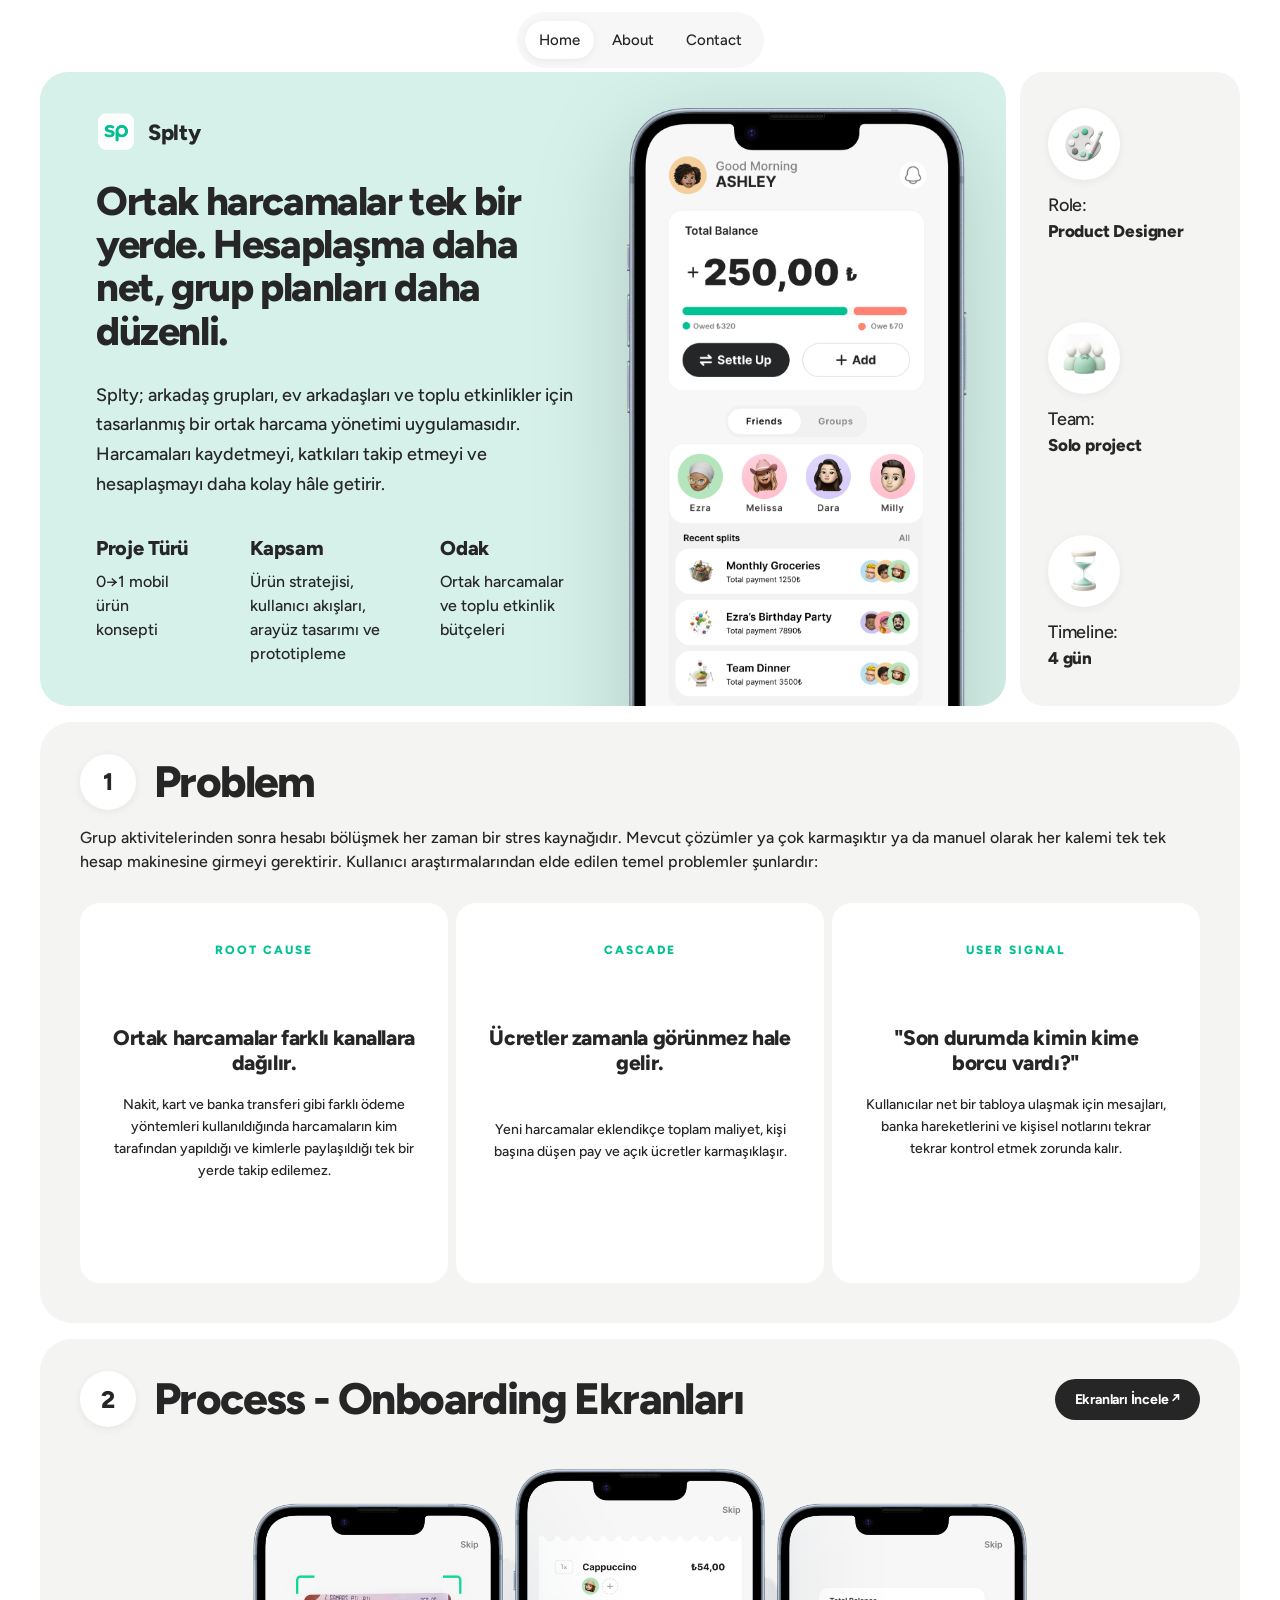
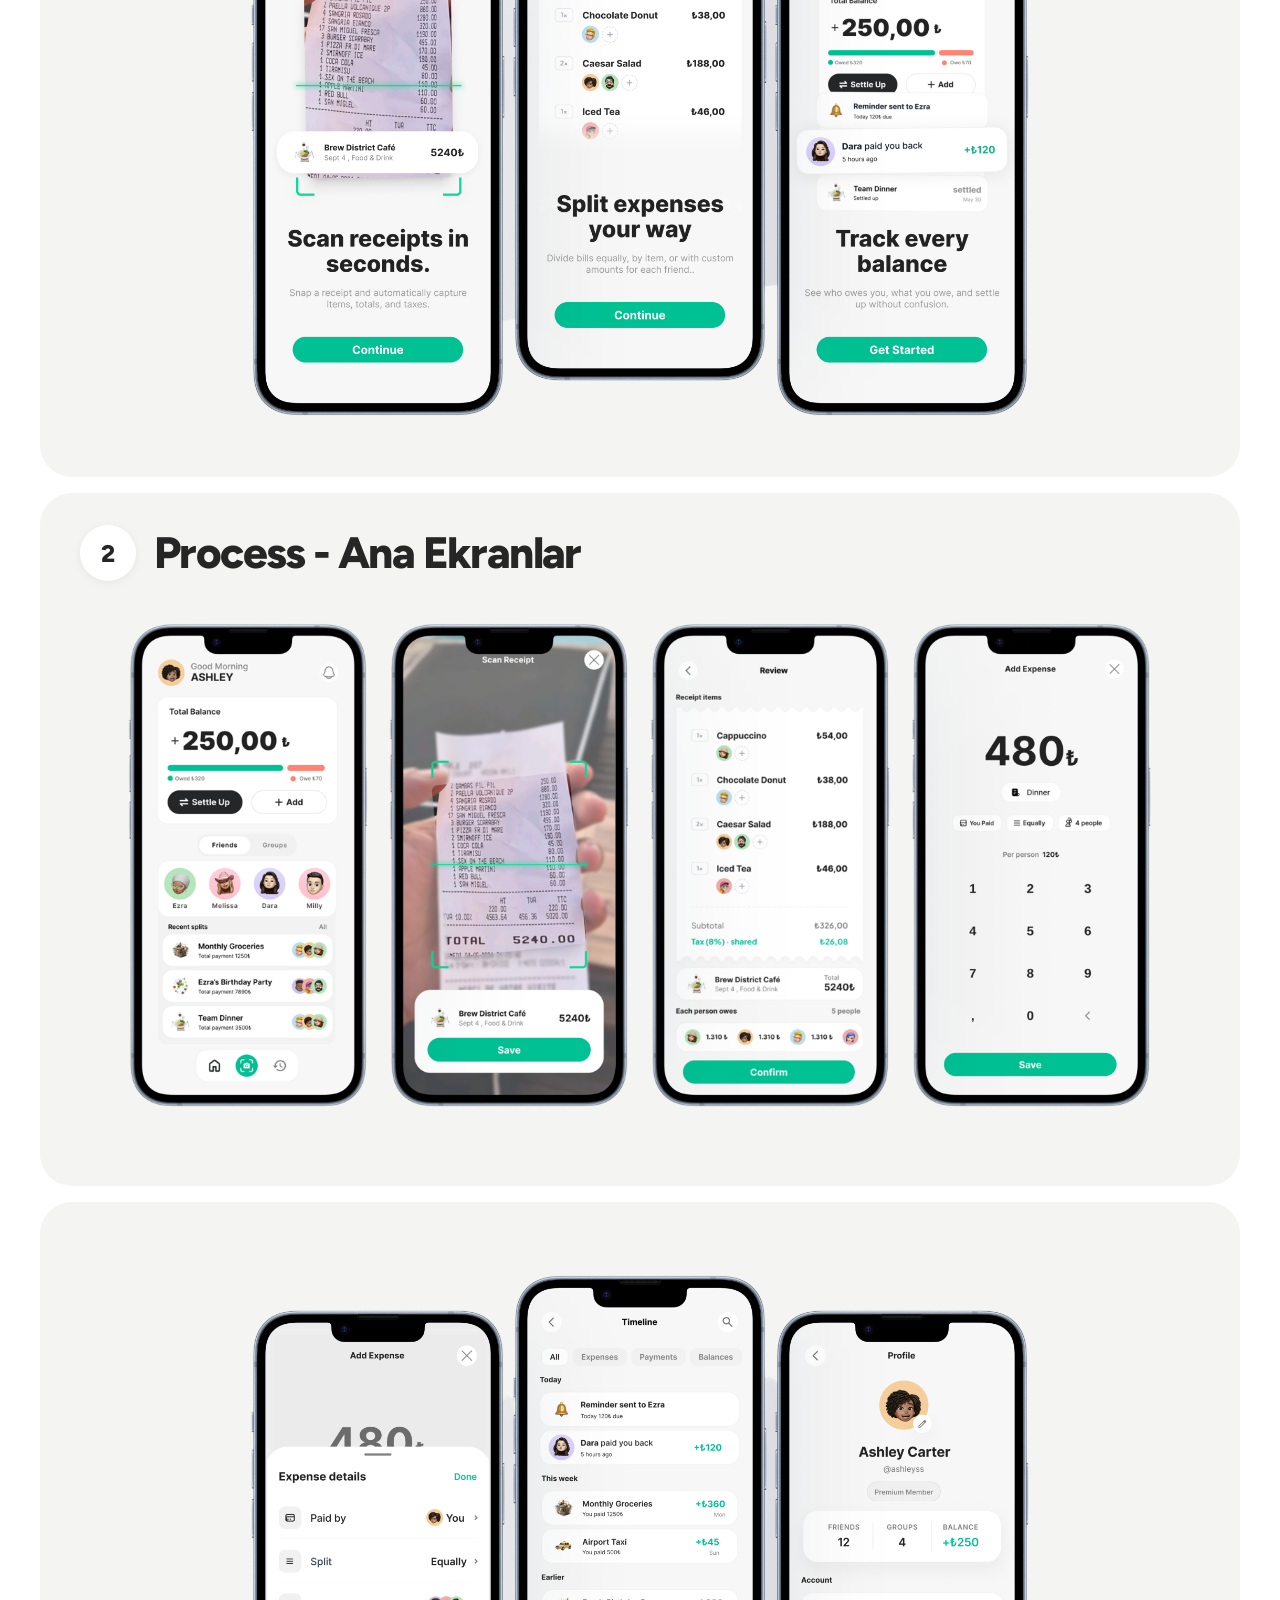
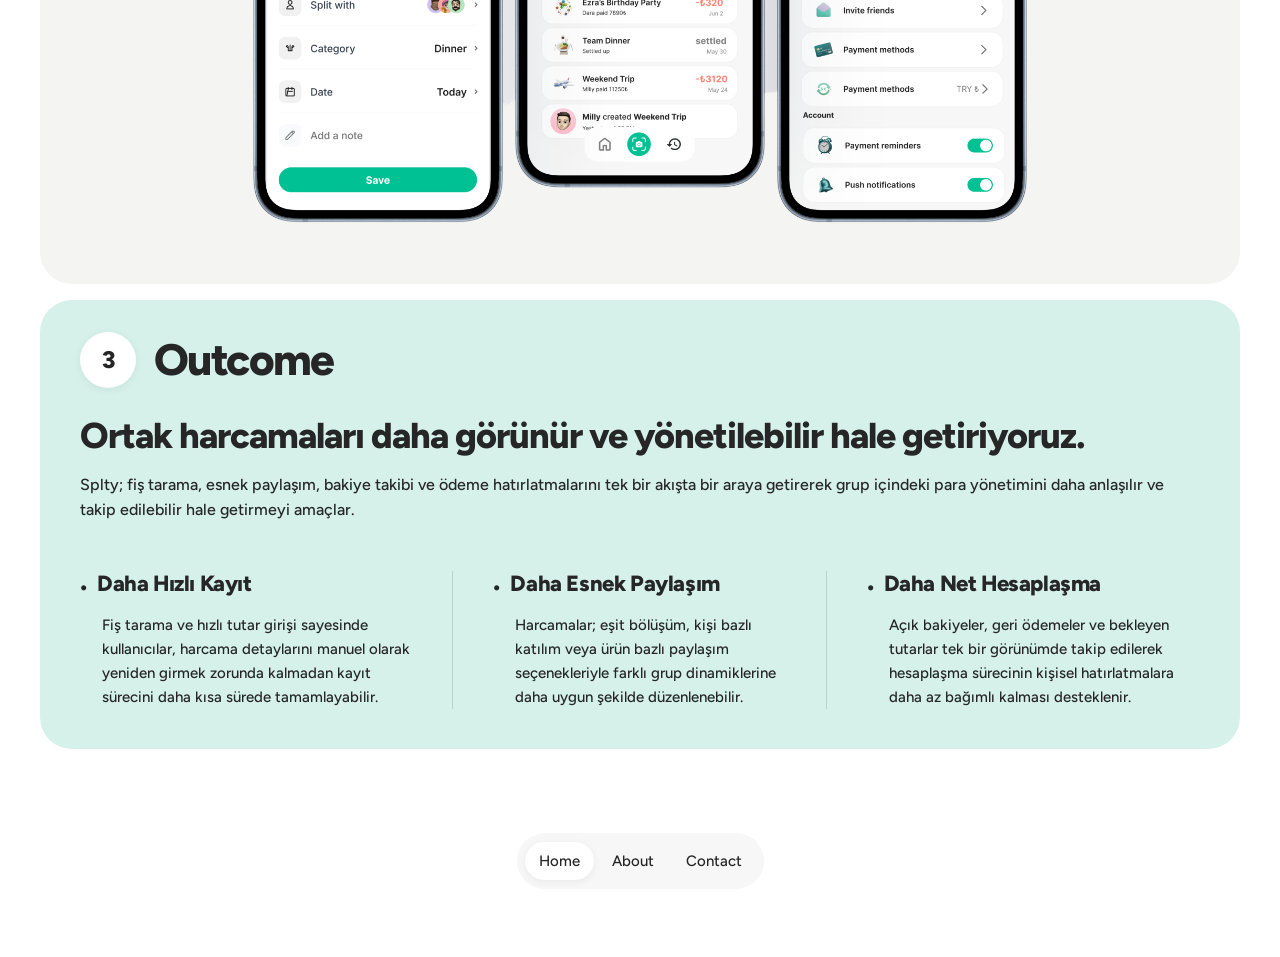
<file: splty.html>
<!DOCTYPE html>
<html lang="en">
<head>
  <meta charset="UTF-8" />
  <meta name="viewport" content="width=device-width, initial-scale=1.0" />
  <title>Splty — Aslıhan Yıldırım</title>
  <link rel="preconnect" href="https://fonts.googleapis.com" />
  <link rel="preconnect" href="https://fonts.gstatic.com" crossorigin />
  <link href="https://fonts.googleapis.com/css2?family=Figtree:ital,wght@0,300..900;1,300..900&display=swap" rel="stylesheet" />
  <style>
    * { margin: 0; padding: 0; box-sizing: border-box; }

    :root {
      --ink: #262626;
      --accent: #d5f1ea;
      --bg: #ffffff;
      --font: "Figtree", sans-serif;
    }

    body {
      font-family: var(--font);
      color: var(--ink);
      background: var(--bg);
      -webkit-font-smoothing: antialiased;
    }
    a { color: inherit; text-decoration: none; }
    img { display: block; max-width: 100%; }

    /* ===== Nav ===== */
    .nav {
      margin: 12px auto 4px;
      height: 56px;
      width: max-content;
      background: #f7f7f7;
      border-radius: 100px;
      display: flex;
      align-items: center;
      justify-content: center;
      gap: 4px;
      padding: 0 8px;
      z-index: 1000;
      transform: scale(min(1, 100vw / 1512));
      transform-origin: top center;
    }
    .nav-item {
      display: flex;
      align-items: center;
      gap: 6px;
      padding: 10px 14px;
      font-size: 15px;
      font-weight: 500;
      color: #262626;
      text-decoration: none;
      border-radius: 100px;
      transition: background 0.2s ease;
    }
    .nav-item:hover { background: rgba(255,255,255,0.6); }
    .nav-item.active { background: #ffffff; box-shadow: 0 2px 8px rgba(0,0,0,0.06); }
    .nav-item.active:hover { background: #ffffff; }

    /* ===== Back link ===== */
    .back {
      display: inline-flex; align-items: center; gap: 8px;
      font-size: 14px; font-weight: 600; color: var(--ink);
      padding: 24px 40px;
      transition: opacity .2s;
    }
    .back:hover { opacity: .55; }

    /* ===== Hero wrapper ===== */
    .hero-wrap {
      width: 100%;
      margin: 0 auto;
      padding: 0 40px 8px;
      display: grid;
      grid-template-columns: 1fr 220px;
      gap: 14px;
      align-items: stretch;
    }

    /* ===== Main card ===== */
    .hero-card {
      position: relative;
      background: var(--accent);
      border-radius: 28px;
      padding: 40px 56px;
      min-height: 480px;
      overflow: hidden;
      display: flex;
      flex-direction: column;
    }

    .hero-text {
      max-width: 56%;
      display: flex;
      flex-direction: column;
      flex: 1;
    }

    .hero-brand {
      display: flex; align-items: center; gap: 12px;
      margin-bottom: 28px;
    }
    .hero-brand img {
      width: 40px; height: 40px;
      border-radius: 10px;
      object-fit: contain;
    }
    .hero-brand span {
      font-size: 22px; font-weight: 800;
      letter-spacing: -.3px;
      color: var(--ink);
    }

    .hero-title {
      font-size: 40px;
      font-weight: 800;
      line-height: 1.08;
      letter-spacing: -1.4px;
      margin-bottom: 28px;
      color: var(--ink);
    }

    .hero-body {
      font-size: 18px;
      font-weight: 500;
      line-height: 1.65;
      color: var(--ink);
      margin-bottom: auto;
      max-width: 620px;
    }

    /* Stats at bottom of card — no border, typographic hierarchy only */
    .hero-stats {
      display: flex;
      gap: 56px;
      margin-top: 36px;
    }
    .stat-label {
      font-size: 20px;
      font-weight: 800;
      letter-spacing: -.3px;
      color: var(--ink);
      margin-bottom: 10px;
    }
    .stat-val {
      font-size: 16px;
      font-weight: 500;
      line-height: 1.5;
      color: var(--ink);
      max-width: 240px;
    }

    /* Phone — sized & positioned per Raiffeisenbank reference (big, bottom-cropped) */
    .hero-phone {
      position: absolute;
      right: 4%;
      top: 36px;
      width: 340px;
      pointer-events: none;
    }
    .hero-phone img {
      width: 100%;
      height: auto;
      display: block;
      filter: drop-shadow(0 24px 48px rgba(0,0,0,.16));
    }

    /* ===== Sidebar ===== */
    .hero-side {
      background: #f4f4f2;
      border-radius: 24px;
      padding: 36px 28px;
      display: flex;
      flex-direction: column;
      justify-content: space-between;
      gap: 32px;
    }
    .side-tile {
      display: flex;
      flex-direction: column;
      align-items: flex-start;
      gap: 14px;
    }
    .side-tile img {
      width: 72px; height: 72px;
      padding: 8px;
      background: #ffffff;
      border-radius: 50%;
      object-fit: contain;
      box-shadow: 0 2px 10px rgba(0,0,0,0.06);
    }
    .side-tile-text {
      display: flex;
      flex-direction: column;
      gap: 4px;
    }
    .side-tile-label {
      font-size: 18px;
      color: var(--ink);
      font-weight: 500;
      letter-spacing: -.2px;
    }
    .side-tile-val {
      font-size: 17px;
      font-weight: 800;
      color: var(--ink);
      line-height: 1.3;
      letter-spacing: -.2px;
    }

    /* ===== Problem section ===== */
    .problem {
      width: 100%;
      max-width: none;
      margin: 0 auto;
      padding: 8px 40px;
    }
    .problem-frame {
      background: #f4f4f2;
      border-radius: 32px;
      padding: 32px 40px 40px;
      overflow: hidden;
    }
    .problem-head {
      display: flex;
      flex-direction: column;
      gap: 16px;
      margin-bottom: 28px;
    }
    .problem-head-top {
      display: flex;
      align-items: center;
      gap: 18px;
    }
    .problem-head-top--with-btn {
      justify-content: space-between;
    }
    .screens-btn {
      display: inline-flex;
      align-items: center;
      gap: 8px;
      padding: 12px 20px;
      background: #262626;
      color: #ffffff;
      border-radius: 100px;
      font-size: 14px;
      font-weight: 700;
      letter-spacing: -.2px;
      text-decoration: none;
      white-space: nowrap;
      transition: opacity 0.2s;
      flex-shrink: 0;
    }
    .screens-btn:hover { opacity: 0.75; }
    .problem-lede {
      font-size: 16px;
      font-weight: 500;
      line-height: 1.55;
      color: var(--ink);
      max-width: none;
    }
    .problem-icon {
      width: 56px; height: 56px;
      border-radius: 50%;
      background: #ffffff;
      display: flex;
      align-items: center;
      justify-content: center;
      font-size: 24px;
      font-weight: 800;
      color: var(--ink);
      letter-spacing: -.5px;
      box-shadow: 0 2px 10px rgba(0,0,0,0.06);
      flex-shrink: 0;
    }
    .problem-h2 {
      font-size: 44px;
      font-weight: 800;
      letter-spacing: -1.6px;
      line-height: 1;
      color: var(--ink);
    }

    .problem-grid {
      display: grid;
      grid-template-columns: repeat(3, 1fr);
      gap: 8px;
    }
    .problem-card {
      background: #ffffff;
      border-radius: 20px;
      padding: 40px 32px;
      display: flex;
      flex-direction: column;
      min-height: 380px;
    }
    .problem-card-text {
      flex: 1;
      display: flex;
      flex-direction: column;
      justify-content: center;
      gap: 24px;
    }
    .problem-card-text.problem-card-text--root {
      justify-content: flex-start;
      padding-top: 68px;
      gap: 19px;
    }
    .problem-card-text.problem-card-text--cascade {
      justify-content: flex-start;
      padding-top: 68px;
      gap: 44px;
    }
    .problem-card-text.problem-card-text--signal {
      justify-content: flex-start;
      padding-top: 68px;
      gap: 19px;
    }
    .problem-card-desc {
      max-width: 440px;
    }
    .problem-visual {
      flex: 1;
      position: relative;
      min-height: 200px;
      display: flex;
      align-items: center;
      justify-content: center;
    }
    .problem-card-title {
      font-size: 21px;
      font-weight: 800;
      letter-spacing: -.4px;
      line-height: 1.2;
      color: var(--ink);
      text-align: center;
    }
    .problem-card-desc {
      font-size: 14px;
      font-weight: 500;
      line-height: 1.55;
      color: var(--ink);
      text-align: center;
    }
    .problem-card-text {
      display: flex;
      flex-direction: column;
      gap: 12px;
    }
    .problem-eyebrow {
      font-size: 12px;
      font-weight: 800;
      letter-spacing: 2px;
      color: #00C193;
      text-transform: uppercase;
      text-align: center;
    }

    /* Card 1 — chat bubbles + receipt */
    .v1 {
      width: 100%;
      height: 100%;
      position: relative;
    }
    .bubble {
      position: absolute;
      background: #fff;
      border-radius: 16px;
      padding: 10px 14px;
      font-size: 13px;
      font-weight: 600;
      color: var(--ink);
      line-height: 1.35;
      box-shadow: 0 6px 16px rgba(0,0,0,0.05);
      max-width: 200px;
    }
    .bubble.mint { background: var(--accent); }
    .bubble.b1 { top: 0; left: 0; }
    .bubble.b2 { top: 78px; right: 0; }
    .receipt {
      position: absolute;
      bottom: 0;
      left: 24px;
      width: 130px;
      background: #fff;
      border-radius: 12px;
      padding: 14px 14px 16px;
      box-shadow: 0 10px 24px rgba(0,0,0,0.08);
      transform: rotate(-4deg);
    }
    .receipt-head {
      font-size: 11px;
      font-weight: 800;
      letter-spacing: .5px;
      color: var(--ink);
      margin-bottom: 8px;
    }
    .receipt-row {
      display: flex;
      justify-content: space-between;
      font-size: 10px;
      color: var(--ink);
      font-weight: 500;
      padding: 3px 0;
      border-bottom: 1px dashed #e8e6e2;
    }
    .receipt-row:last-of-type { border-bottom: none; }
    .receipt-total {
      margin-top: 6px;
      padding-top: 6px;
      border-top: 1.5px solid var(--ink);
      display: flex;
      justify-content: space-between;
      font-size: 11px;
      font-weight: 800;
      color: var(--ink);
    }

    /* Card 2 — event budget list with ? */
    .v2 {
      width: 100%;
      background: #fff;
      border-radius: 16px;
      padding: 18px 18px 20px;
      box-shadow: 0 10px 24px rgba(0,0,0,0.06);
    }
    .v2-head {
      display: flex;
      justify-content: space-between;
      align-items: center;
      margin-bottom: 14px;
      padding-bottom: 12px;
      border-bottom: 1px solid #efefef;
    }
    .v2-title {
      font-size: 13px;
      font-weight: 800;
      color: var(--ink);
    }
    .v2-tag {
      font-size: 10px;
      font-weight: 700;
      padding: 3px 8px;
      border-radius: 10px;
      background: var(--accent);
      color: var(--ink);
    }
    .v2-row {
      display: flex;
      justify-content: space-between;
      align-items: center;
      padding: 8px 0;
    }
    .v2-row-label {
      font-size: 13px;
      font-weight: 500;
      color: var(--ink);
    }
    .v2-row-amt {
      font-size: 11px;
      font-weight: 700;
      color: rgba(38,38,38,0.6);
      background: #f0f0ed;
      padding: 3px 10px;
      border-radius: 8px;
    }
    .v2-total {
      margin-top: 12px;
      padding-top: 12px;
      border-top: 1.5px dashed #e8e6e2;
      font-size: 12px;
      font-weight: 600;
      color: rgba(38,38,38,0.55);
      text-align: center;
      line-height: 1.4;
    }

    /* Card 3 — pending payment + reminder (assets) */
    .v3 {
      width: 100%;
      position: relative;
      display: flex;
      flex-direction: column;
      gap: 14px;
      align-items: center;
    }
    .v3-img {
      width: 100%;
      max-width: 280px;
      height: auto;
      display: block;
      filter: drop-shadow(0 8px 20px rgba(0,0,0,0.05));
    }

    /* ===== Root cause section ===== */
    .root {
      width: 100%;
      padding: 8px 40px 64px;
    }
    .root-frame {
      background: #f4f4f2;
      border-radius: 32px;
      padding: 32px 40px 56px;
    }
    .root-head {
      display: flex;
      align-items: center;
      gap: 18px;
      margin-bottom: 32px;
    }
    .root-h2 {
      font-size: 44px;
      font-weight: 800;
      letter-spacing: -1.6px;
      line-height: 1.05;
      color: var(--ink);
    }

    .root-stack {
      display: flex;
      flex-direction: column;
      align-items: center;
      gap: 12px;
      max-width: 760px;
      margin: 0 auto;
    }
    .root-card {
      background: #ffffff;
      border-radius: 24px;
      padding: 48px 56px;
      width: 100%;
      text-align: center;
      display: flex;
      flex-direction: column;
      align-items: center;
      gap: 16px;
    }
    .root-eyebrow {
      font-size: 12px;
      font-weight: 800;
      letter-spacing: 2px;
      color: #00C193;
      text-transform: uppercase;
    }
    .root-card-title {
      font-size: 24px;
      font-weight: 800;
      letter-spacing: -.5px;
      line-height: 1.25;
      color: var(--ink);
      max-width: 560px;
    }
    .root-card-desc {
      font-size: 15px;
      font-weight: 500;
      line-height: 1.65;
      color: var(--ink);
      max-width: 560px;
    }
    .root-arrow {
      font-size: 24px;
      font-weight: 500;
      color: rgba(38,38,38,0.45);
      line-height: 1;
    }

    /* ===== Screens image ===== */
    .screens-img {
      width: 100%;
      height: auto;
      display: block;
    }
    .screens-img--small {
      width: 75%;
      margin: 0 auto;
      margin-bottom: -20px;
    }
    .screens-frame .problem-head {
      margin-bottom: 0;
    }

    /* ===== Outcome ===== */
    .outcome-frame {
      background: #D5F1EA;
    }
    .outcome-body {
      display: flex;
      flex-direction: column;
      gap: 48px;
    }
    .outcome-intro {
      display: flex;
      flex-direction: column;
      gap: 16px;
    }
    .outcome-title {
      font-size: 36px;
      font-weight: 800;
      letter-spacing: -1px;
      line-height: 1.1;
      color: var(--ink);
    }
    .outcome-sub {
      font-size: 16px;
      font-weight: 500;
      line-height: 1.6;
      color: var(--ink);
    }
    .outcome-cols {
      display: grid;
      grid-template-columns: repeat(3, 1fr);
      gap: 0;
    }
    .outcome-col {
      display: flex;
      flex-direction: column;
      gap: 12px;
      padding: 0 40px 0 0;
      border-right: 1.5px solid rgba(38,38,38,0.15);
      padding-right: 40px;
    }
    .outcome-col:first-child { padding-left: 0; }
    .outcome-col:last-child { border-right: none; padding-right: 0; }
    .outcome-col + .outcome-col { padding-left: 40px; }
    .outcome-col-head {
      display: flex;
      align-items: flex-start;
      gap: 10px;
    }
    .outcome-dot {
      font-size: 28px;
      font-weight: 800;
      color: var(--ink);
      line-height: 1;
      margin-top: 2px;
    }
    .outcome-col-title {
      font-size: 22px;
      font-weight: 800;
      letter-spacing: -.4px;
      line-height: 1.2;
      color: var(--ink);
    }
    .outcome-col-desc {
      font-size: 15px;
      font-weight: 500;
      line-height: 1.6;
      color: var(--ink);
      padding-left: 22px;
    }

    /* ===== Responsive ===== */
    @media (max-width: 1100px) {
      .hero-wrap { grid-template-columns: 1fr; }
      .hero-text { max-width: 100%; }
      .hero-phone { position: static; transform: none; width: 100%; max-width: 280px; margin: 32px auto 0; }
      .hero-side { flex-direction: row; }
    }
    @media (max-width: 768px) {
      .hero-wrap { padding: 0 16px 8px; }
      .hero-card { padding: 28px 24px; min-height: auto; }
      .hero-text { max-width: 100%; }
      .hero-title { font-size: 28px; letter-spacing: -.8px; margin-bottom: 16px; }
      .hero-body { font-size: 15px; }
      .hero-phone { display: none; }
      .hero-stats { flex-direction: column; gap: 16px; margin-top: 24px; }
      .stat-label { font-size: 16px; margin-bottom: 4px; }
      .stat-val { font-size: 14px; }
      .hero-side { flex-direction: column; padding: 24px 20px; gap: 20px; }
      .side-tile { flex-direction: row; align-items: center; gap: 16px; }
      .side-tile img { width: 48px; height: 48px; }
      .problem { padding: 8px 16px; }
      .problem-frame { padding: 24px 20px 28px; border-radius: 24px; }
      .problem-h2 { font-size: 26px; letter-spacing: -.8px; }
      .problem-icon { width: 40px; height: 40px; font-size: 18px; }
      .problem-grid { grid-template-columns: 1fr; }
      .problem-card { min-height: auto; padding: 28px 24px; }
      .problem-card-text--root,
      .problem-card-text--cascade,
      .problem-card-text--signal { padding-top: 24px; }
      .root { padding: 8px 16px 40px; }
      .root-frame { padding: 24px 20px 32px; border-radius: 24px; }
      .root-h2 { font-size: 26px; }
      .root-stack { max-width: 100%; }
      .root-card { padding: 28px 20px; }
      .root-card-title { font-size: 20px; }
      .outcome-cols { grid-template-columns: 1fr; gap: 24px; }
      .outcome-col { border-right: none; padding: 0 !important; border-bottom: 1px solid rgba(38,38,38,0.12); padding-bottom: 24px !important; }
      .outcome-col:last-child { border-bottom: none; padding-bottom: 0 !important; }
      .outcome-title { font-size: 22px; }
      .screens-frame--centered .screens-img--small { width: 95%; }
    }
  </style>
</head>
<body>

  <nav class="nav">
    <a href="index.html" class="nav-item active">Home</a>
    <a href="about.html" class="nav-item">About</a>
    <a href="contact.html" class="nav-item">Contact</a>
  </nav>

  <!-- ===== Hero ===== -->
  <section class="hero-wrap">

    <!-- Main mint card -->
    <div class="hero-card">
      <div class="hero-text">
        <div class="hero-brand">
          <img src="assets/splty_logo.png" alt="Splty" loading="lazy">
          <span>Splty</span>
        </div>

        <h1 class="hero-title">
          Ortak harcamalar tek bir yerde. Hesaplaşma daha net, grup planları daha düzenli.
        </h1>

        <p class="hero-body">
          Splty; arkadaş grupları, ev arkadaşları ve toplu etkinlikler için tasarlanmış
          bir ortak harcama yönetimi uygulamasıdır. Harcamaları kaydetmeyi, katkıları
          takip etmeyi ve hesaplaşmayı daha kolay hâle getirir.
        </p>

        <div class="hero-stats">
          <div>
            <div class="stat-label">Proje Türü</div>
            <div class="stat-val">0→1 mobil ürün konsepti</div>
          </div>
          <div>
            <div class="stat-label">Kapsam</div>
            <div class="stat-val">Ürün stratejisi, kullanıcı akışları, arayüz tasarımı ve prototipleme</div>
          </div>
          <div>
            <div class="stat-label">Odak</div>
            <div class="stat-val">Ortak harcamalar ve toplu etkinlik bütçeleri</div>
          </div>
        </div>
      </div>

      <!-- Phone mockup -->
      <div class="hero-phone">
        <img src="assets/splty_hero_screen.png" alt="Splty app" loading="lazy">
      </div>
    </div>

    <!-- Sidebar -->
    <aside class="hero-side">
      <div class="side-tile">
        <img src="assets/icon_role.png" alt="" loading="lazy">
        <div class="side-tile-text">
          <div class="side-tile-label">Role:</div>
          <div class="side-tile-val">Product Designer</div>
        </div>
      </div>
      <div class="side-tile">
        <img src="assets/icon_team.png" alt="" loading="lazy">
        <div class="side-tile-text">
          <div class="side-tile-label">Team:</div>
          <div class="side-tile-val">Solo project</div>
        </div>
      </div>
      <div class="side-tile">
        <img src="assets/icon_timeline.png" alt="" loading="lazy">
        <div class="side-tile-text">
          <div class="side-tile-label">Timeline:</div>
          <div class="side-tile-val">4 gün</div>
        </div>
      </div>
    </aside>

  </section>

  <!-- ===== Problem ===== -->
  <section class="problem">
    <div class="problem-frame">

      <div class="problem-head">
        <div class="problem-head-top">
          <div class="problem-icon">1</div>
          <h2 class="problem-h2">Problem</h2>
        </div>
        <p class="problem-lede">
          Grup aktivitelerinden sonra hesabı bölüşmek her zaman bir stres kaynağıdır.
          Mevcut çözümler ya çok karmaşıktır ya da manuel olarak her kalemi tek tek
          hesap makinesine girmeyi gerektirir. Kullanıcı araştırmalarından elde edilen
          temel problemler şunlardır:
        </p>
      </div>

      <div class="problem-grid">

        <!-- Card 1 — Root Cause -->
        <div class="problem-card">
          <div class="problem-eyebrow">Root Cause</div>
          <div class="problem-card-text problem-card-text--root">
            <h3 class="problem-card-title">Ortak harcamalar farklı kanallara dağılır.</h3>
            <p class="problem-card-desc">
              Nakit, kart ve banka transferi gibi farklı ödeme yöntemleri kullanıldığında
              harcamaların kim tarafından yapıldığı ve kimlerle paylaşıldığı tek bir yerde
              takip edilemez.
            </p>
          </div>
        </div>

        <!-- Card 2 — Cascade -->
        <div class="problem-card">
          <div class="problem-eyebrow">Cascade</div>
          <div class="problem-card-text problem-card-text--cascade">
            <h3 class="problem-card-title">Ücretler zamanla görünmez hale gelir.</h3>
            <p class="problem-card-desc">
              Yeni harcamalar eklendikçe toplam maliyet, kişi başına düşen pay ve açık
              ücretler karmaşıklaşır.
            </p>
          </div>
        </div>

        <!-- Card 3 — User Signal -->
        <div class="problem-card">
          <div class="problem-eyebrow">User Signal</div>
          <div class="problem-card-text problem-card-text--signal">
            <h3 class="problem-card-title">"Son durumda kimin kime borcu vardı?"</h3>
            <p class="problem-card-desc">
              Kullanıcılar net bir tabloya ulaşmak için mesajları, banka hareketlerini ve
              kişisel notlarını tekrar tekrar kontrol etmek zorunda kalır.
            </p>
          </div>
        </div>

      </div>
    </div>
  </section>


  <!-- ===== Process - Onboarding Ekranları ===== -->
  <section class="problem">
    <div class="problem-frame screens-frame">
      <div class="problem-head">
        <div class="problem-head-top problem-head-top--with-btn">
          <div style="display:flex; align-items:center; gap:18px;">
            <div class="problem-icon">2</div>
            <h2 class="problem-h2">Process - Onboarding Ekranları</h2>
          </div>
          <a href="assets/spltyasildetay.pdf" target="_blank" class="screens-btn">Ekranları İncele ↗</a>
        </div>
      </div>
      <img src="assets/splty_onboarding 1.png" alt="Onboarding Ekranları" class="screens-img screens-img--small" loading="lazy">
    </div>
  </section>

  <!-- ===== Process - Ana Ekranlar ===== -->
  <section class="problem">
    <div class="problem-frame screens-frame">
      <div class="problem-head">
        <div class="problem-head-top">
          <div class="problem-icon">2</div>
          <h2 class="problem-h2">Process - Ana Ekranlar</h2>
        </div>
      </div>
      <img src="assets/splty_screens1 1.png" alt="Ana Ekranlar" class="screens-img" loading="lazy">
    </div>
  </section>

  <section class="problem">
    <div class="problem-frame screens-frame">
      <img src="assets/splty_screens2 1.png" alt="Ana Ekranlar 2" class="screens-img screens-img--small" loading="lazy">
    </div>
  </section>

  <!-- ===== Outcome ===== -->
  <section class="problem">
    <div class="problem-frame outcome-frame">
      <div class="problem-head">
        <div class="problem-head-top">
          <div class="problem-icon">3</div>
          <h2 class="problem-h2">Outcome</h2>
        </div>
      </div>
      <div class="outcome-body">
        <div class="outcome-intro">
          <h3 class="outcome-title">Ortak harcamaları daha görünür ve yönetilebilir hale getiriyoruz.</h3>
          <p class="outcome-sub">Splty; fiş tarama, esnek paylaşım, bakiye takibi ve ödeme hatırlatmalarını tek bir akışta bir araya getirerek grup içindeki para yönetimini daha anlaşılır ve takip edilebilir hale getirmeyi amaçlar.</p>
        </div>
        <div class="outcome-cols">
          <div class="outcome-col">
            <div class="outcome-col-head">
              <span class="outcome-dot">·</span>
              <h4 class="outcome-col-title">Daha Hızlı Kayıt</h4>
            </div>
            <p class="outcome-col-desc">Fiş tarama ve hızlı tutar girişi sayesinde kullanıcılar, harcama detaylarını manuel olarak yeniden girmek zorunda kalmadan kayıt sürecini daha kısa sürede tamamlayabilir.</p>
          </div>
          <div class="outcome-col">
            <div class="outcome-col-head">
              <span class="outcome-dot">·</span>
              <h4 class="outcome-col-title">Daha Esnek Paylaşım</h4>
            </div>
            <p class="outcome-col-desc">Harcamalar; eşit bölüşüm, kişi bazlı katılım veya ürün bazlı paylaşım seçenekleriyle farklı grup dinamiklerine daha uygun şekilde düzenlenebilir.</p>
          </div>
          <div class="outcome-col">
            <div class="outcome-col-head">
              <span class="outcome-dot">·</span>
              <h4 class="outcome-col-title">Daha Net Hesaplaşma</h4>
            </div>
            <p class="outcome-col-desc">Açık bakiyeler, geri ödemeler ve bekleyen tutarlar tek bir görünümde takip edilerek hesaplaşma sürecinin kişisel hatırlatmalara daha az bağımlı kalması desteklenir.</p>
          </div>
        </div>
      </div>
    </div>
  </section>

  <div style="padding: 64px 0; display: flex; justify-content: center;">
    <nav class="nav">
      <a href="index.html" class="nav-item active">Home</a>
      <a href="about.html" class="nav-item">About</a>
      <a href="contact.html" class="nav-item">Contact</a>
    </nav>
  </div>

</body>
</html>
</file>
